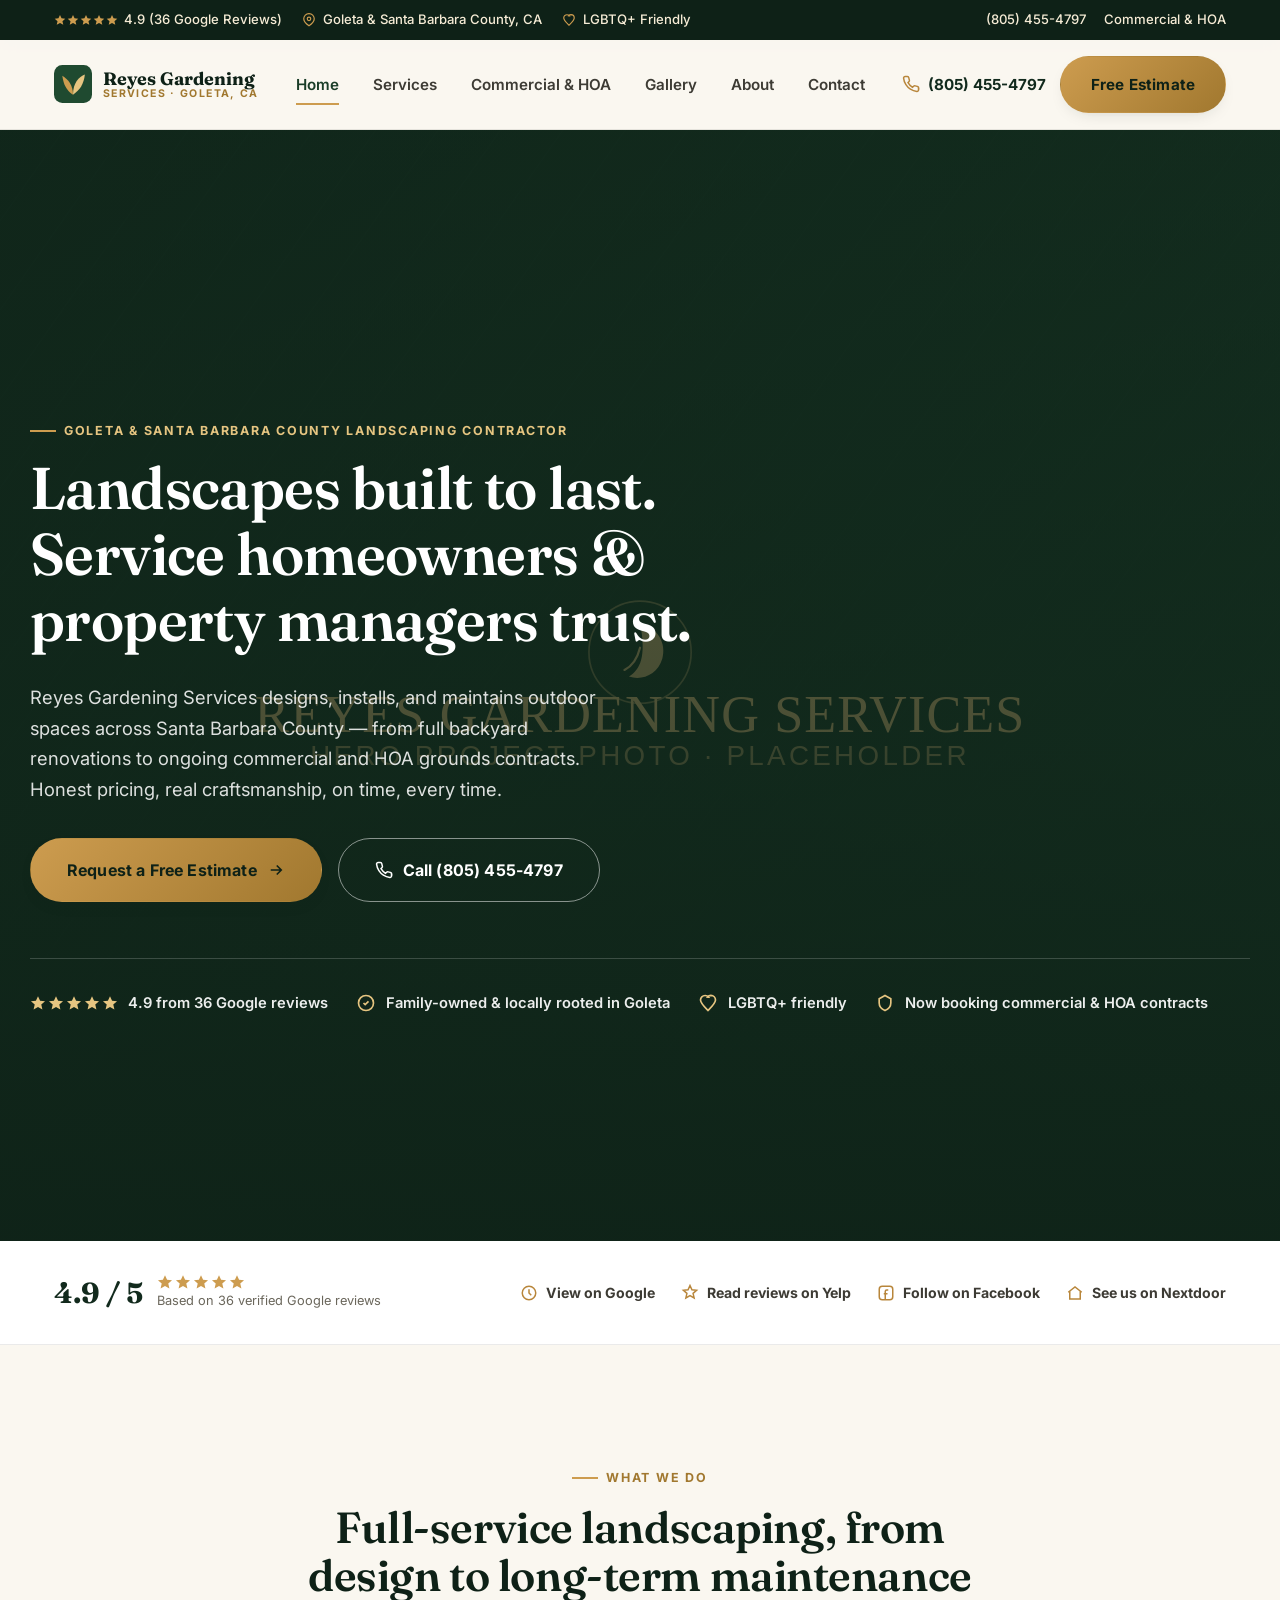
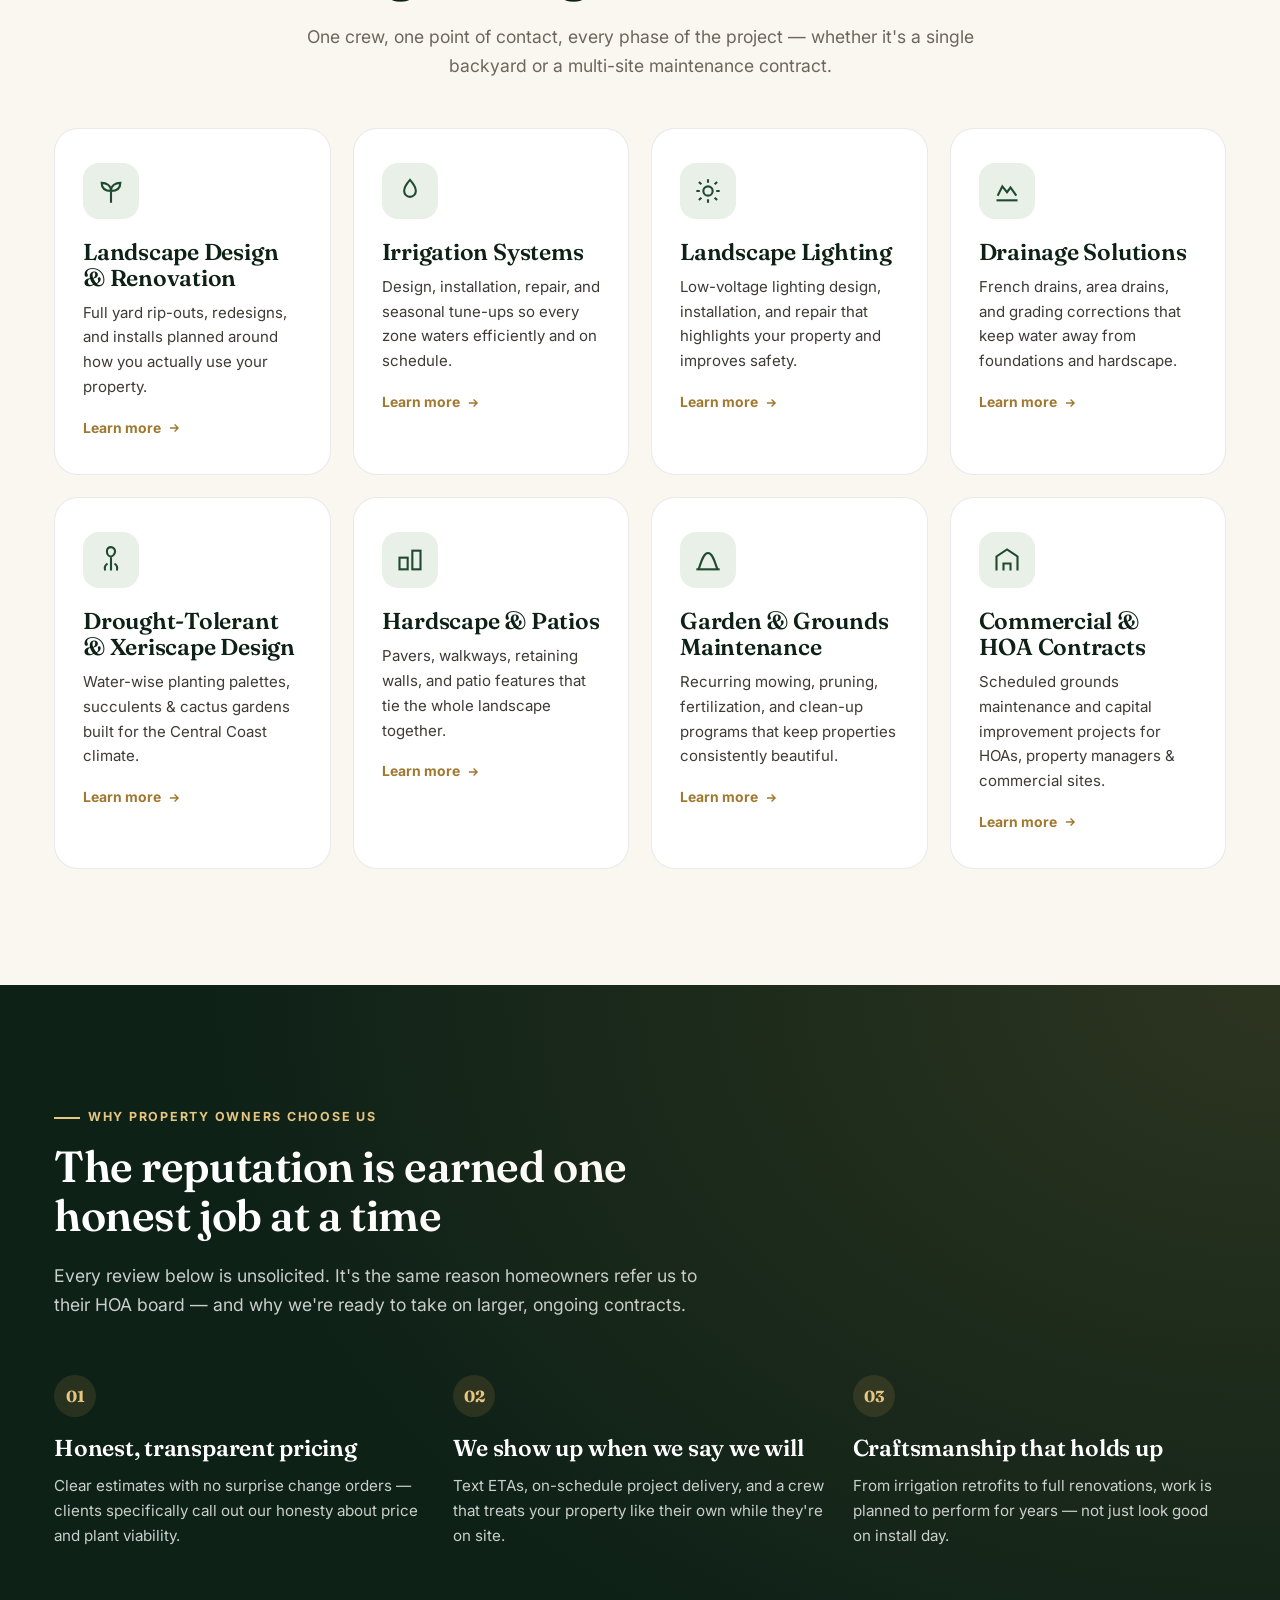
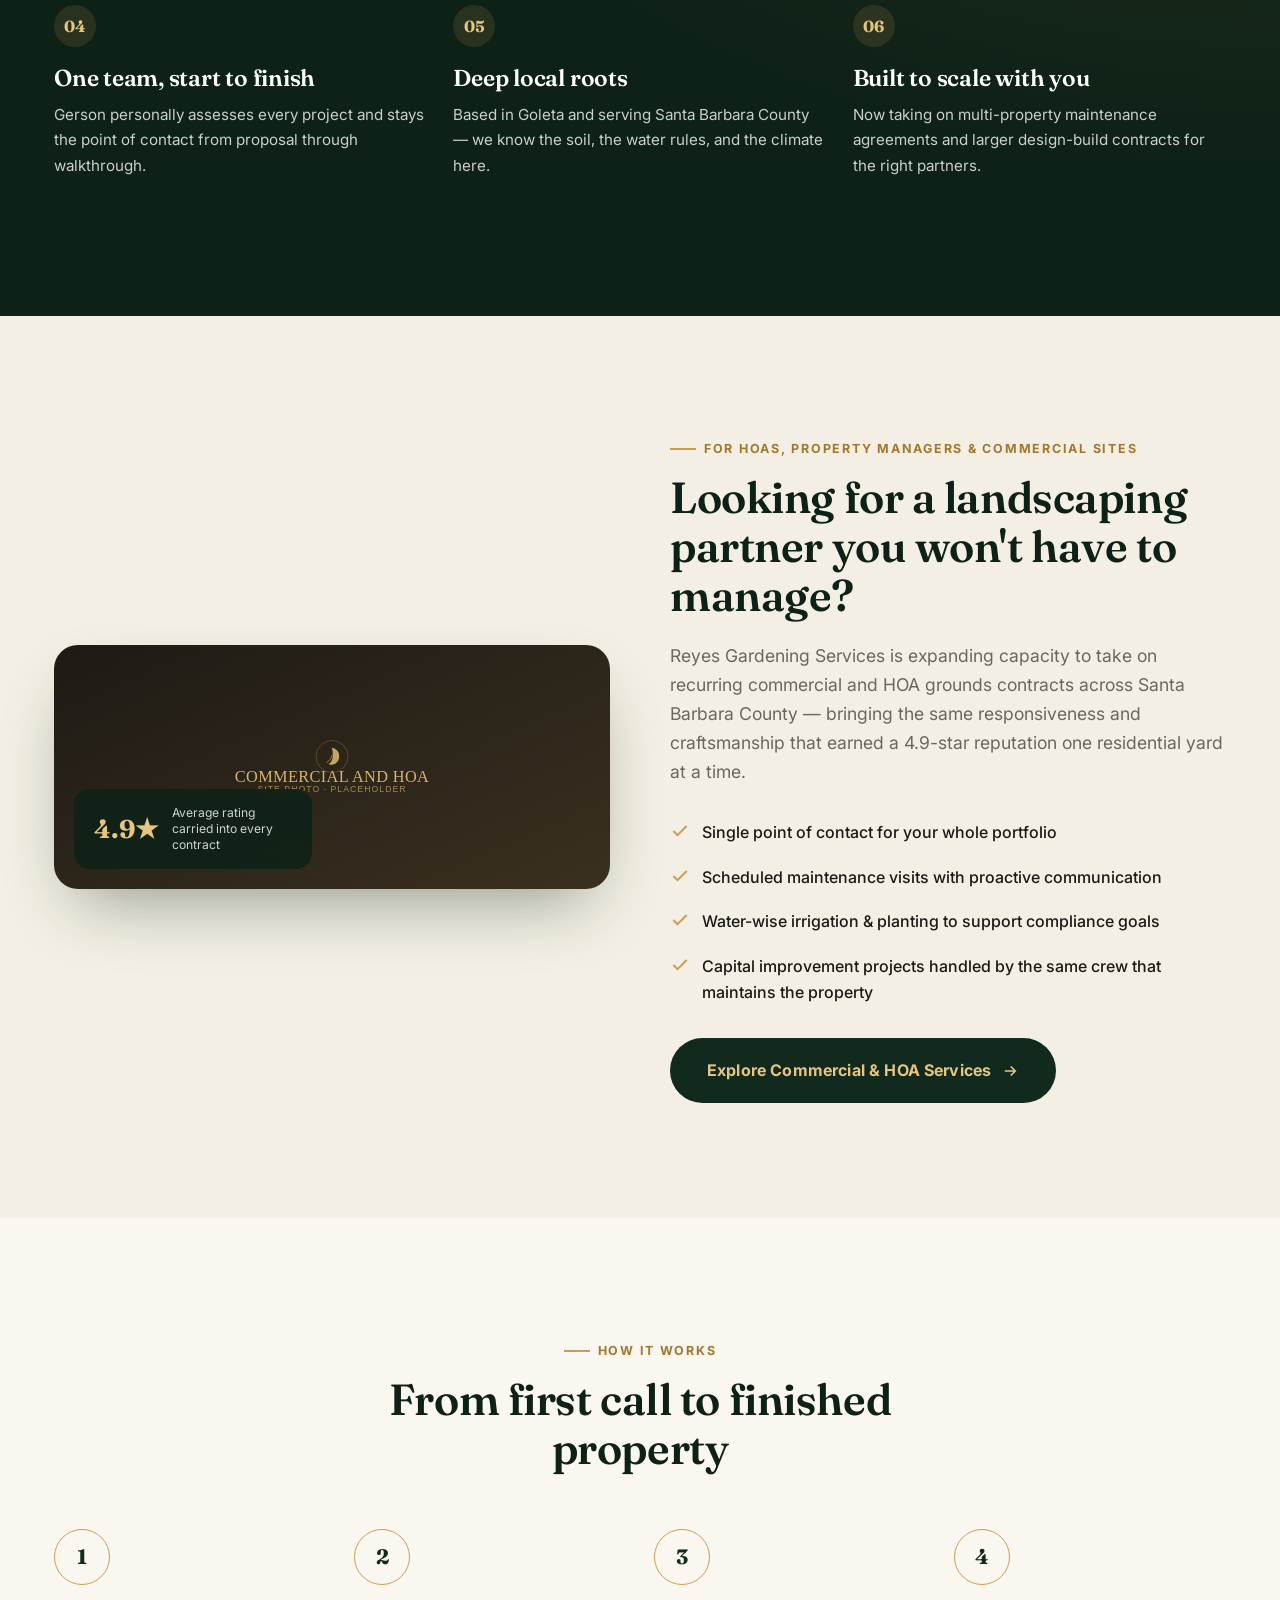
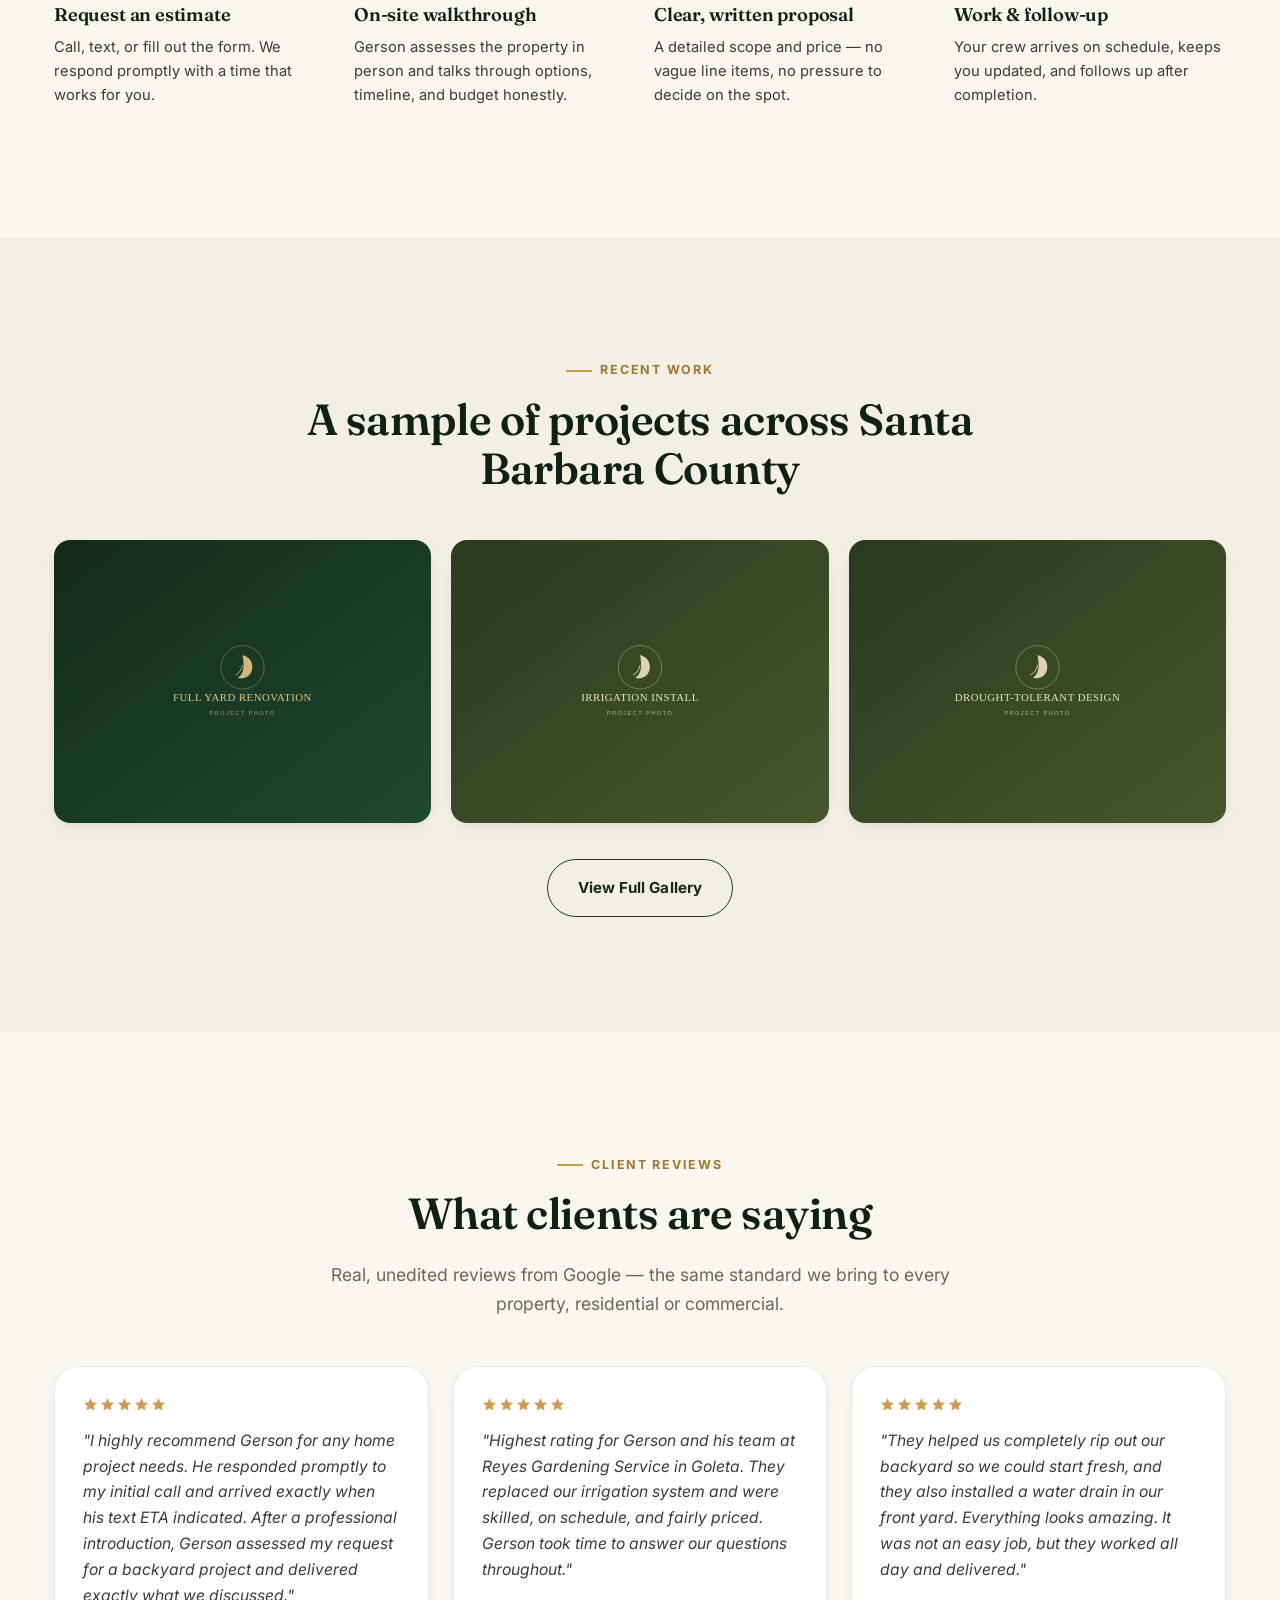
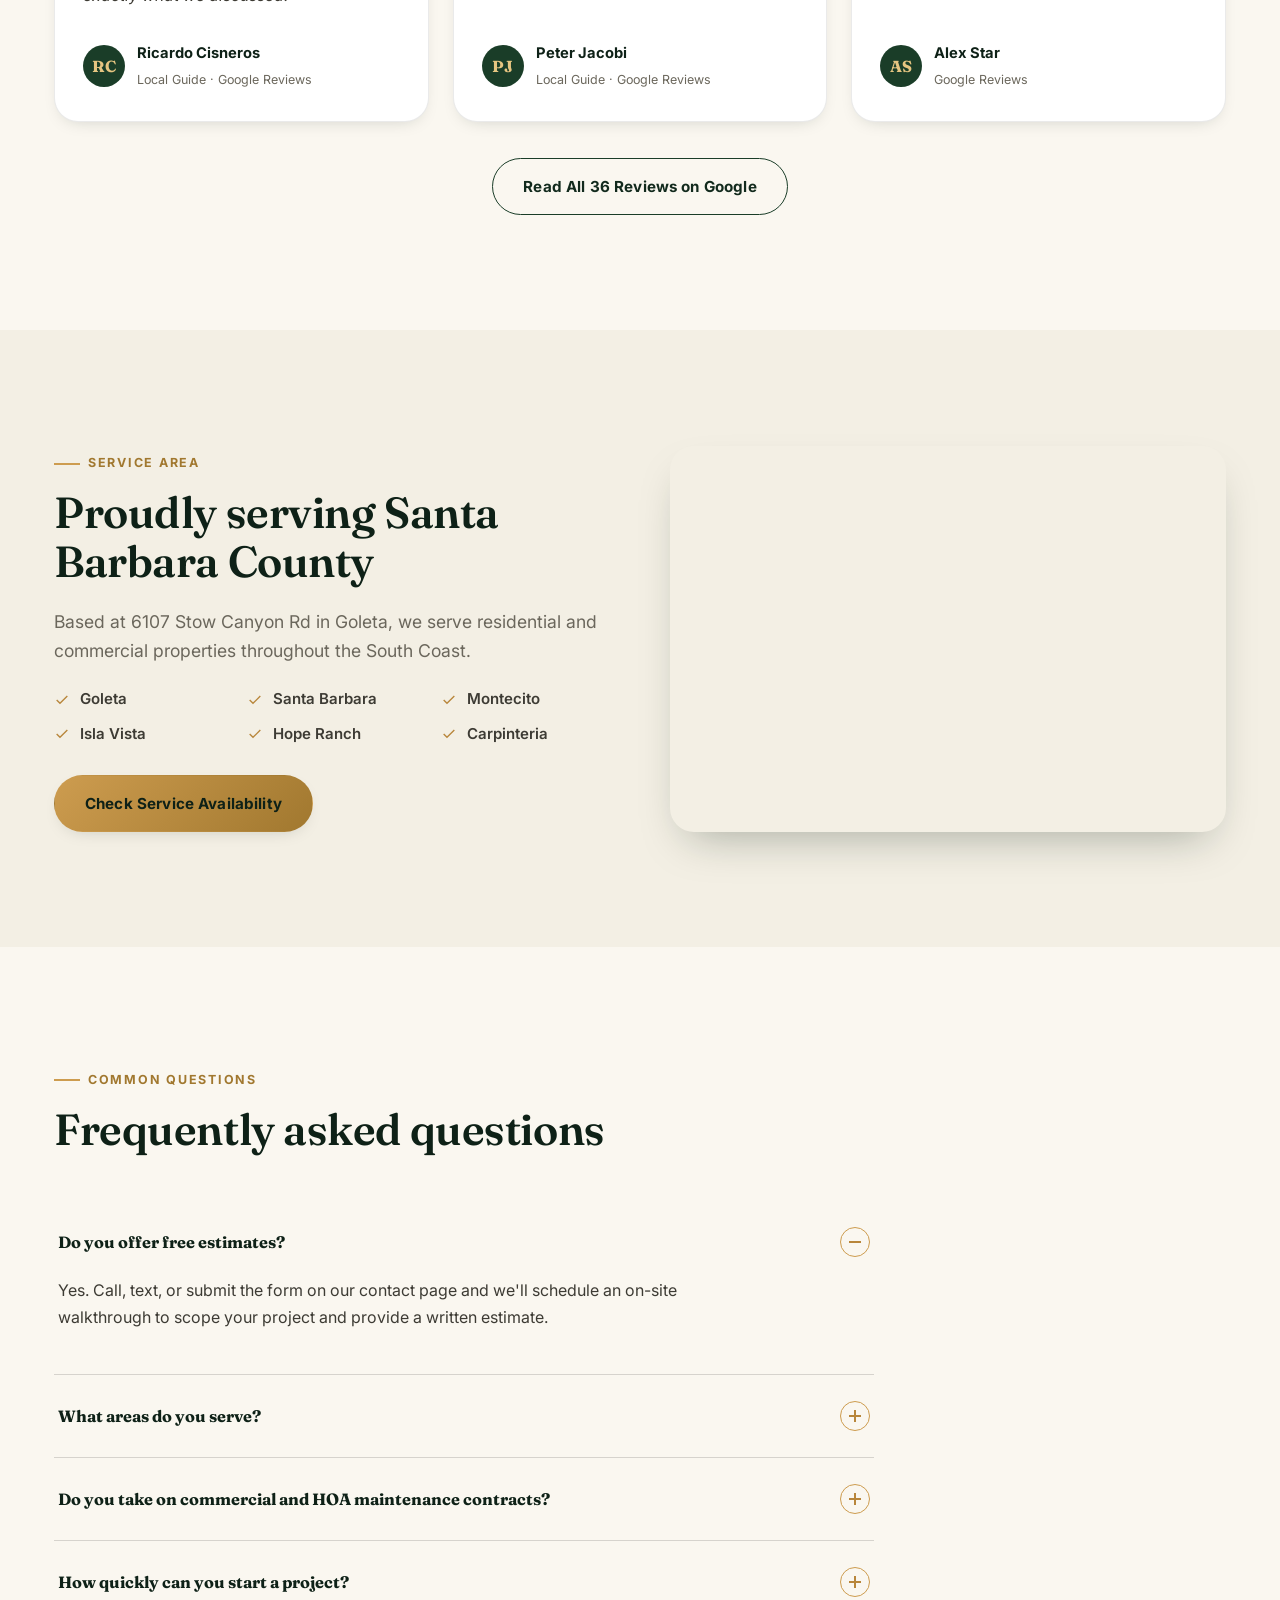
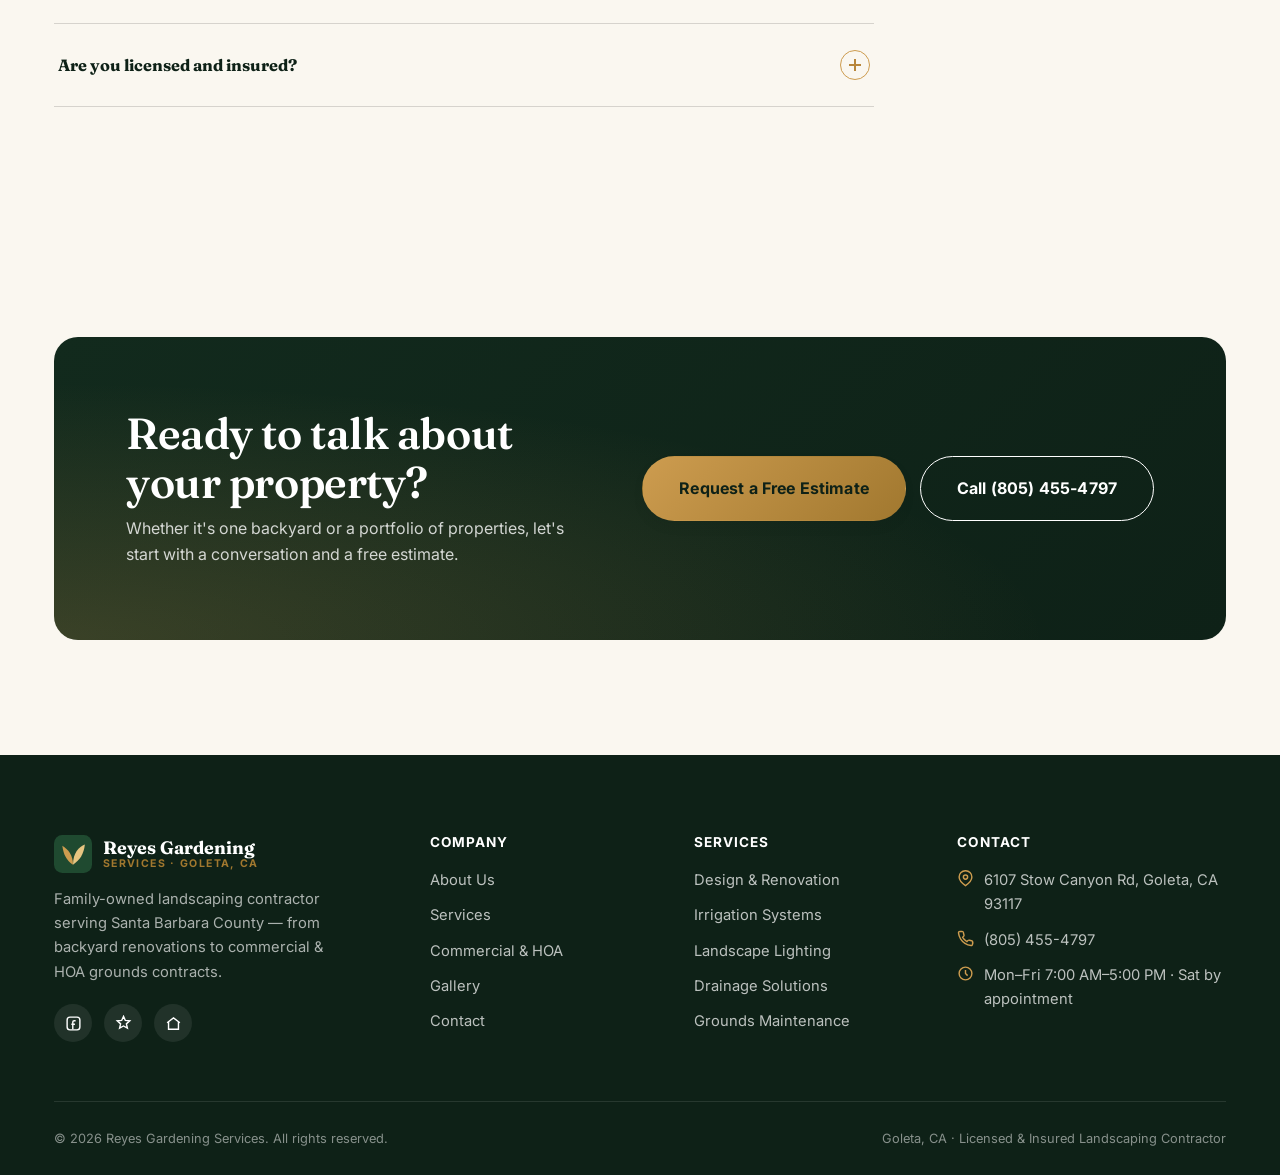
<file: index.html>
<!DOCTYPE html>
<html lang="en">
<head>
<meta charset="UTF-8">
<meta name="viewport" content="width=device-width, initial-scale=1">
<title>Reyes Gardening Services | Landscaping &amp; Design-Build in Goleta &amp; Santa Barbara, CA</title>
<meta name="description" content="Family-owned landscaping contractor in Goleta, CA. Full yard renovations, irrigation, drainage, lighting &amp; drought-tolerant design for homeowners, HOAs &amp; commercial properties. 4.9★ (36 reviews).">
<link rel="canonical" href="https://www.reyesgardeningservices.com/">
<meta property="og:type" content="website">
<meta property="og:title" content="Reyes Gardening Services | Landscaping &amp; Design-Build in Goleta, CA">
<meta property="og:description" content="Full-service landscaping for homes, HOAs &amp; commercial properties across Santa Barbara County. 4.9★ from 36 Google reviews.">
<meta property="og:image" content="assets/img/og-image.svg">
<meta property="og:url" content="https://www.reyesgardeningservices.com/">
<link rel="icon" href="assets/img/favicon.svg" type="image/svg+xml">
<link rel="stylesheet" href="css/style.css">
<script type="application/ld+json">
{
  "@context": "https://schema.org",
  "@type": "HomeAndConstructionBusiness",
  "name": "Reyes Gardening Services",
  "image": "https://www.reyesgardeningservices.com/assets/img/og-image.svg",
  "telephone": "+1-805-455-4797",
  "priceRange": "$$",
  "address": {
    "@type": "PostalAddress",
    "streetAddress": "6107 Stow Canyon Rd",
    "addressLocality": "Goleta",
    "addressRegion": "CA",
    "postalCode": "93117",
    "addressCountry": "US"
  },
  "areaServed": ["Goleta","Santa Barbara","Montecito","Carpinteria","Isla Vista","Hope Ranch","Summerland"],
  "url": "https://www.reyesgardeningservices.com/",
  "sameAs": [
    "https://www.facebook.com/RGardeningsb/",
    "https://www.yelp.com/biz/reyes-gardening-services-goleta",
    "https://nextdoor.com/pages/reyes-gardening-services-1/"
  ],
  "aggregateRating": {
    "@type": "AggregateRating",
    "ratingValue": "4.9",
    "reviewCount": "36"
  }
}
</script>
</head>
<body>

<!-- ================= TOPBAR ================= -->
<div class="topbar">
  <div class="container">
    <div class="topbar-scroll">
      <span class="topbar-item topbar-rating">
        <span class="stars">
          <svg viewBox="0 0 20 20" fill="currentColor"><path d="M10 1.5l2.6 5.7 6.2.6-4.7 4.2 1.4 6.1L10 15l-5.5 3.1 1.4-6.1L1.2 7.8l6.2-.6L10 1.5z"/></svg>
          <svg viewBox="0 0 20 20" fill="currentColor"><path d="M10 1.5l2.6 5.7 6.2.6-4.7 4.2 1.4 6.1L10 15l-5.5 3.1 1.4-6.1L1.2 7.8l6.2-.6L10 1.5z"/></svg>
          <svg viewBox="0 0 20 20" fill="currentColor"><path d="M10 1.5l2.6 5.7 6.2.6-4.7 4.2 1.4 6.1L10 15l-5.5 3.1 1.4-6.1L1.2 7.8l6.2-.6L10 1.5z"/></svg>
          <svg viewBox="0 0 20 20" fill="currentColor"><path d="M10 1.5l2.6 5.7 6.2.6-4.7 4.2 1.4 6.1L10 15l-5.5 3.1 1.4-6.1L1.2 7.8l6.2-.6L10 1.5z"/></svg>
          <svg viewBox="0 0 20 20" fill="currentColor"><path d="M10 1.5l2.6 5.7 6.2.6-4.7 4.2 1.4 6.1L10 15l-5.5 3.1 1.4-6.1L1.2 7.8l6.2-.6L10 1.5z"/></svg>
        </span>
        4.9 (36 Google Reviews)
      </span>
      <span class="topbar-item">
        <svg viewBox="0 0 24 24" fill="none" stroke="currentColor" stroke-width="2"><path d="M21 10c0 6-9 12-9 12s-9-6-9-12a9 9 0 1118 0z"/><circle cx="12" cy="10" r="3"/></svg>
        Goleta &amp; Santa Barbara County, CA
      </span>
      <span class="topbar-item">
        <svg viewBox="0 0 24 24" fill="none" stroke="currentColor" stroke-width="2"><path d="M12 21C7 16 3 12.3 3 8.5 3 5.4 5.4 3 8.5 3c1.7 0 3.2.8 4.2 2.1L12 5.1l-.7-.1c1-1.3 2.5-2.1 4.2-2.1C18.6 3 21 5.4 21 8.5 21 12.3 17 16 12 21z"/></svg>
        LGBTQ+ Friendly
      </span>
    </div>
    <div class="topbar-links">
      <a href="tel:+18054554797">(805) 455-4797</a>
      <a href="commercial.html">Commercial &amp; HOA</a>
    </div>
  </div>
</div>

<!-- ================= HEADER ================= -->
<header class="site-header">
  <div class="container">
    <a href="index.html" class="brand">
      <svg class="brand-mark" viewBox="0 0 64 64"><rect width="64" height="64" rx="14" fill="#1f4a30"/><path d="M32 50 C32 34 24 24 14 18 C16 32 20 42 32 50 Z" fill="#cd9c4f"/><path d="M32 50 C32 30 42 20 52 16 C50 32 44 42 32 50 Z" fill="#e6c581"/></svg>
      <span class="brand-text">
        <span class="brand-name">Reyes Gardening</span>
        <span class="brand-tag">Services · Goleta, CA</span>
      </span>
    </a>

    <nav class="main-nav" id="main-nav">
      <a href="index.html" aria-current="page">Home</a>
      <a href="services.html">Services</a>
      <a href="commercial.html">Commercial &amp; HOA</a>
      <a href="gallery.html">Gallery</a>
      <a href="about.html">About</a>
      <a href="contact.html">Contact</a>
      <a href="contact.html" class="btn btn-primary nav-cta">Get Free Estimate</a>
    </nav>

    <div class="header-actions">
      <a href="tel:+18054554797" class="header-phone">
        <svg viewBox="0 0 24 24" fill="none" stroke="currentColor" stroke-width="2"><path d="M22 16.9v3a2 2 0 01-2.2 2 19.8 19.8 0 01-8.6-3.1 19.5 19.5 0 01-6-6 19.8 19.8 0 01-3.1-8.7A2 2 0 014.1 2h3a2 2 0 012 1.7c.1 1 .3 2 .7 3a2 2 0 01-.4 2.1L8 10.3a16 16 0 006 6l1.5-1.4a2 2 0 012.1-.4c1 .4 2 .6 3 .7a2 2 0 011.7 2z"/></svg>
        <span>(805) 455-4797</span>
      </a>
      <a href="contact.html" class="btn btn-primary" style="display:inline-flex">
        <span class="visually-hidden">Get</span>Free Estimate
      </a>
      <button class="nav-toggle" aria-label="Toggle menu" aria-expanded="false" aria-controls="main-nav">
        <svg class="icon-open" viewBox="0 0 24 24" fill="none" stroke="currentColor" stroke-width="2"><path d="M4 7h16M4 12h16M4 17h16"/></svg>
        <svg class="icon-close" viewBox="0 0 24 24" fill="none" stroke="currentColor" stroke-width="2"><path d="M6 6l12 12M18 6L6 18"/></svg>
      </button>
    </div>
  </div>
</header>

<!-- ================= HERO ================= -->
<section class="hero">
  <div class="hero-media">
    <img src="assets/img/hero-home.svg" alt="Landscaped backyard by Reyes Gardening Services in Goleta, CA">
  </div>
  <div class="container hero-inner">
    <p class="eyebrow" style="color:var(--gold-300)">Goleta &amp; Santa Barbara County Landscaping Contractor</p>
    <h1>Landscapes built to last. Service homeowners &amp; property managers trust.</h1>
    <p class="lede">Reyes Gardening Services designs, installs, and maintains outdoor spaces across Santa Barbara County — from full backyard renovations to ongoing commercial and HOA grounds contracts. Honest pricing, real craftsmanship, on time, every time.</p>
    <div class="hero-actions">
      <a href="contact.html" class="btn btn-primary btn-lg">
        Request a Free Estimate
        <svg viewBox="0 0 24 24" fill="none" stroke="currentColor" stroke-width="2.2"><path d="M5 12h14M13 6l6 6-6 6"/></svg>
      </a>
      <a href="tel:+18054554797" class="btn btn-outline btn-lg">
        <svg viewBox="0 0 24 24" fill="none" stroke="currentColor" stroke-width="2"><path d="M22 16.9v3a2 2 0 01-2.2 2 19.8 19.8 0 01-8.6-3.1 19.5 19.5 0 01-6-6 19.8 19.8 0 01-3.1-8.7A2 2 0 014.1 2h3a2 2 0 012 1.7c.1 1 .3 2 .7 3a2 2 0 01-.4 2.1L8 10.3a16 16 0 006 6l1.5-1.4a2 2 0 012.1-.4c1 .4 2 .6 3 .7a2 2 0 011.7 2z"/></svg>
        Call (805) 455-4797
      </a>
    </div>

    <div class="trust-row">
      <div class="trust-item">
        <div class="trust-stars">
          <svg viewBox="0 0 20 20" fill="currentColor"><path d="M10 1.5l2.6 5.7 6.2.6-4.7 4.2 1.4 6.1L10 15l-5.5 3.1 1.4-6.1L1.2 7.8l6.2-.6L10 1.5z"/></svg>
          <svg viewBox="0 0 20 20" fill="currentColor"><path d="M10 1.5l2.6 5.7 6.2.6-4.7 4.2 1.4 6.1L10 15l-5.5 3.1 1.4-6.1L1.2 7.8l6.2-.6L10 1.5z"/></svg>
          <svg viewBox="0 0 20 20" fill="currentColor"><path d="M10 1.5l2.6 5.7 6.2.6-4.7 4.2 1.4 6.1L10 15l-5.5 3.1 1.4-6.1L1.2 7.8l6.2-.6L10 1.5z"/></svg>
          <svg viewBox="0 0 20 20" fill="currentColor"><path d="M10 1.5l2.6 5.7 6.2.6-4.7 4.2 1.4 6.1L10 15l-5.5 3.1 1.4-6.1L1.2 7.8l6.2-.6L10 1.5z"/></svg>
          <svg viewBox="0 0 20 20" fill="currentColor"><path d="M10 1.5l2.6 5.7 6.2.6-4.7 4.2 1.4 6.1L10 15l-5.5 3.1 1.4-6.1L1.2 7.8l6.2-.6L10 1.5z"/></svg>
        </div>
        4.9 from 36 Google reviews
      </div>
      <div class="trust-item">
        <svg viewBox="0 0 24 24" fill="none" stroke="currentColor" stroke-width="2"><path d="M9 12l2 2 4-4M21 12c0 4.97-4.03 9-9 9s-9-4.03-9-9 4.03-9 9-9 9 4.03 9 9z"/></svg>
        Family-owned &amp; locally rooted in Goleta
      </div>
      <div class="trust-item">
        <svg viewBox="0 0 24 24" fill="none" stroke="currentColor" stroke-width="2"><path d="M12 21C7 16 3 12.3 3 8.5 3 5.4 5.4 3 8.5 3c1.7 0 3.2.8 4.2 2.1L12 5.1l-.7-.1c1-1.3 2.5-2.1 4.2-2.1C18.6 3 21 5.4 21 8.5 21 12.3 17 16 12 21z"/></svg>
        LGBTQ+ friendly
      </div>
      <div class="trust-item">
        <svg viewBox="0 0 24 24" fill="none" stroke="currentColor" stroke-width="2"><path d="M12 3l7 4v5c0 5-3.5 7.5-7 9-3.5-1.5-7-4-7-9V7l7-4z"/></svg>
        Now booking commercial &amp; HOA contracts
      </div>
    </div>
  </div>
</section>

<!-- ================= PROOF STRIP ================= -->
<div class="proof-strip">
  <div class="container">
    <div class="proof-rating">
      <span class="num">4.9 / 5</span>
      <div>
        <span class="stars">
          <svg viewBox="0 0 20 20" fill="currentColor"><path d="M10 1.5l2.6 5.7 6.2.6-4.7 4.2 1.4 6.1L10 15l-5.5 3.1 1.4-6.1L1.2 7.8l6.2-.6L10 1.5z"/></svg>
          <svg viewBox="0 0 20 20" fill="currentColor"><path d="M10 1.5l2.6 5.7 6.2.6-4.7 4.2 1.4 6.1L10 15l-5.5 3.1 1.4-6.1L1.2 7.8l6.2-.6L10 1.5z"/></svg>
          <svg viewBox="0 0 20 20" fill="currentColor"><path d="M10 1.5l2.6 5.7 6.2.6-4.7 4.2 1.4 6.1L10 15l-5.5 3.1 1.4-6.1L1.2 7.8l6.2-.6L10 1.5z"/></svg>
          <svg viewBox="0 0 20 20" fill="currentColor"><path d="M10 1.5l2.6 5.7 6.2.6-4.7 4.2 1.4 6.1L10 15l-5.5 3.1 1.4-6.1L1.2 7.8l6.2-.6L10 1.5z"/></svg>
          <svg viewBox="0 0 20 20" fill="currentColor"><path d="M10 1.5l2.6 5.7 6.2.6-4.7 4.2 1.4 6.1L10 15l-5.5 3.1 1.4-6.1L1.2 7.8l6.2-.6L10 1.5z"/></svg>
        </span>
        <small>Based on 36 verified Google reviews</small>
      </div>
    </div>
    <div class="proof-links">
      <a href="https://www.google.com/maps/search/?api=1&amp;query=Reyes+Gardening+Services+6107+Stow+Canyon+Rd+Goleta+CA" target="_blank" rel="noopener">
        <svg viewBox="0 0 24 24" fill="none" stroke="currentColor" stroke-width="2"><circle cx="12" cy="12" r="9"/><path d="M12 7v5l3 3"/></svg>
        View on Google
      </a>
      <a href="https://www.yelp.com/biz/reyes-gardening-services-goleta" target="_blank" rel="noopener">
        <svg viewBox="0 0 24 24" fill="none" stroke="currentColor" stroke-width="2"><path d="M12 2l2.6 5.7 6.2.6-4.7 4.2 1.4 6.1L12 15.5l-5.5 3.1 1.4-6.1-4.7-4.2 6.2-.6L12 2z"/></svg>
        Read reviews on Yelp
      </a>
      <a href="https://www.facebook.com/RGardeningsb/" target="_blank" rel="noopener">
        <svg viewBox="0 0 24 24" fill="none" stroke="currentColor" stroke-width="2"><rect x="3" y="3" width="18" height="18" rx="4"/><path d="M15 8h-2a2 2 0 00-2 2v10M9 13h5"/></svg>
        Follow on Facebook
      </a>
      <a href="https://nextdoor.com/pages/reyes-gardening-services-1/" target="_blank" rel="noopener">
        <svg viewBox="0 0 24 24" fill="none" stroke="currentColor" stroke-width="2"><path d="M3 11l9-7 9 7M5 10v10h14V10"/></svg>
        See us on Nextdoor
      </a>
    </div>
  </div>
</div>

<!-- ================= SERVICES OVERVIEW ================= -->
<section id="services">
  <div class="container">
    <div class="section-head center">
      <p class="eyebrow">What We Do</p>
      <h2>Full-service landscaping, from design to long-term maintenance</h2>
      <p class="lede">One crew, one point of contact, every phase of the project — whether it's a single backyard or a multi-site maintenance contract.</p>
    </div>

    <div class="services-grid reveal-stagger">
      <div class="service-card">
        <div class="service-icon">
          <svg viewBox="0 0 24 24" fill="none" stroke="currentColor" stroke-width="1.8"><path d="M12 22V12M12 12C12 7 8 5 4 5c0 5 3 7 8 7zM12 12c0-5 4-7 8-7 0 5-3 7-8 7z"/></svg>
        </div>
        <h3>Landscape Design &amp; Renovation</h3>
        <p>Full yard rip-outs, redesigns, and installs planned around how you actually use your property.</p>
        <a href="services.html#design" class="card-link">Learn more <svg viewBox="0 0 24 24" fill="none" stroke="currentColor" stroke-width="2.4"><path d="M5 12h14M13 6l6 6-6 6"/></svg></a>
      </div>
      <div class="service-card">
        <div class="service-icon">
          <svg viewBox="0 0 24 24" fill="none" stroke="currentColor" stroke-width="1.8"><path d="M12 2.5s5 5.6 5 9.5a5 5 0 01-10 0c0-3.9 5-9.5 5-9.5z"/></svg>
        </div>
        <h3>Irrigation Systems</h3>
        <p>Design, installation, repair, and seasonal tune-ups so every zone waters efficiently and on schedule.</p>
        <a href="services.html#irrigation" class="card-link">Learn more <svg viewBox="0 0 24 24" fill="none" stroke="currentColor" stroke-width="2.4"><path d="M5 12h14M13 6l6 6-6 6"/></svg></a>
      </div>
      <div class="service-card">
        <div class="service-icon">
          <svg viewBox="0 0 24 24" fill="none" stroke="currentColor" stroke-width="1.8"><path d="M12 2v3M12 19v3M4.2 4.2l2.1 2.1M17.7 17.7l2.1 2.1M2 12h3M19 12h3M4.2 19.8l2.1-2.1M17.7 6.3l2.1-2.1"/><circle cx="12" cy="12" r="4"/></svg>
        </div>
        <h3>Landscape Lighting</h3>
        <p>Low-voltage lighting design, installation, and repair that highlights your property and improves safety.</p>
        <a href="services.html#lighting" class="card-link">Learn more <svg viewBox="0 0 24 24" fill="none" stroke="currentColor" stroke-width="2.4"><path d="M5 12h14M13 6l6 6-6 6"/></svg></a>
      </div>
      <div class="service-card">
        <div class="service-icon">
          <svg viewBox="0 0 24 24" fill="none" stroke="currentColor" stroke-width="1.8"><path d="M4 16l4-8 4 5 3-4 5 7"/><path d="M3 20h18"/></svg>
        </div>
        <h3>Drainage Solutions</h3>
        <p>French drains, area drains, and grading corrections that keep water away from foundations and hardscape.</p>
        <a href="services.html#drainage" class="card-link">Learn more <svg viewBox="0 0 24 24" fill="none" stroke="currentColor" stroke-width="2.4"><path d="M5 12h14M13 6l6 6-6 6"/></svg></a>
      </div>
      <div class="service-card">
        <div class="service-icon">
          <svg viewBox="0 0 24 24" fill="none" stroke="currentColor" stroke-width="1.8"><path d="M12 21V9M12 9c-2 0-3.5-2-3.5-4.5S10 1 12 1s3.5 2 3.5 3.5S14 9 12 9zM7 21c-1-3 .5-5 2-6M17 21c1-3-.5-5-2-6"/></svg>
        </div>
        <h3>Drought-Tolerant &amp; Xeriscape Design</h3>
        <p>Water-wise planting palettes, succulents &amp; cactus gardens built for the Central Coast climate.</p>
        <a href="services.html#xeriscape" class="card-link">Learn more <svg viewBox="0 0 24 24" fill="none" stroke="currentColor" stroke-width="2.4"><path d="M5 12h14M13 6l6 6-6 6"/></svg></a>
      </div>
      <div class="service-card">
        <div class="service-icon">
          <svg viewBox="0 0 24 24" fill="none" stroke="currentColor" stroke-width="1.8"><rect x="3" y="10" width="7" height="10"/><rect x="14" y="4" width="7" height="16"/></svg>
        </div>
        <h3>Hardscape &amp; Patios</h3>
        <p>Pavers, walkways, retaining walls, and patio features that tie the whole landscape together.</p>
        <a href="services.html#hardscape" class="card-link">Learn more <svg viewBox="0 0 24 24" fill="none" stroke="currentColor" stroke-width="2.4"><path d="M5 12h14M13 6l6 6-6 6"/></svg></a>
      </div>
      <div class="service-card">
        <div class="service-icon">
          <svg viewBox="0 0 24 24" fill="none" stroke="currentColor" stroke-width="1.8"><path d="M4 20c2-6 4-14 8-14s6 8 8 14"/><path d="M2 20h20"/></svg>
        </div>
        <h3>Garden &amp; Grounds Maintenance</h3>
        <p>Recurring mowing, pruning, fertilization, and clean-up programs that keep properties consistently beautiful.</p>
        <a href="services.html#maintenance" class="card-link">Learn more <svg viewBox="0 0 24 24" fill="none" stroke="currentColor" stroke-width="2.4"><path d="M5 12h14M13 6l6 6-6 6"/></svg></a>
      </div>
      <div class="service-card">
        <div class="service-icon">
          <svg viewBox="0 0 24 24" fill="none" stroke="currentColor" stroke-width="1.8"><path d="M3 21V9l9-6 9 6v12"/><path d="M9 21v-6h6v6"/></svg>
        </div>
        <h3>Commercial &amp; HOA Contracts</h3>
        <p>Scheduled grounds maintenance and capital improvement projects for HOAs, property managers &amp; commercial sites.</p>
        <a href="commercial.html" class="card-link">Learn more <svg viewBox="0 0 24 24" fill="none" stroke="currentColor" stroke-width="2.4"><path d="M5 12h14M13 6l6 6-6 6"/></svg></a>
      </div>
    </div>
  </div>
</section>

<!-- ================= WHY US (DARK) ================= -->
<section class="section-dark">
  <div class="container">
    <div class="section-head">
      <p class="eyebrow">Why Property Owners Choose Us</p>
      <h2>The reputation is earned one honest job at a time</h2>
      <p class="lede">Every review below is unsolicited. It's the same reason homeowners refer us to their HOA board — and why we're ready to take on larger, ongoing contracts.</p>
    </div>
    <div class="value-grid reveal-stagger">
      <div class="value-card">
        <div class="value-num">01</div>
        <h3>Honest, transparent pricing</h3>
        <p>Clear estimates with no surprise change orders — clients specifically call out our honesty about price and plant viability.</p>
      </div>
      <div class="value-card">
        <div class="value-num">02</div>
        <h3>We show up when we say we will</h3>
        <p>Text ETAs, on-schedule project delivery, and a crew that treats your property like their own while they're on site.</p>
      </div>
      <div class="value-card">
        <div class="value-num">03</div>
        <h3>Craftsmanship that holds up</h3>
        <p>From irrigation retrofits to full renovations, work is planned to perform for years — not just look good on install day.</p>
      </div>
      <div class="value-card">
        <div class="value-num">04</div>
        <h3>One team, start to finish</h3>
        <p>Gerson personally assesses every project and stays the point of contact from proposal through walkthrough.</p>
      </div>
      <div class="value-card">
        <div class="value-num">05</div>
        <h3>Deep local roots</h3>
        <p>Based in Goleta and serving Santa Barbara County — we know the soil, the water rules, and the climate here.</p>
      </div>
      <div class="value-card">
        <div class="value-num">06</div>
        <h3>Built to scale with you</h3>
        <p>Now taking on multi-property maintenance agreements and larger design-build contracts for the right partners.</p>
      </div>
    </div>
  </div>
</section>

<!-- ================= COMMERCIAL CALLOUT ================= -->
<section class="bg-paper">
  <div class="container">
    <div class="split">
      <div class="split-media reveal">
        <img src="assets/img/hero-commercial.svg" alt="Commercial property landscaping maintenance">
        <div class="stat-chip">
          <span class="n">4.9★</span>
          <span class="l">Average rating carried into every contract</span>
        </div>
      </div>
      <div class="reveal">
        <p class="eyebrow">For HOAs, Property Managers &amp; Commercial Sites</p>
        <h2>Looking for a landscaping partner you won't have to manage?</h2>
        <p class="lede">Reyes Gardening Services is expanding capacity to take on recurring commercial and HOA grounds contracts across Santa Barbara County — bringing the same responsiveness and craftsmanship that earned a 4.9-star reputation one residential yard at a time.</p>
        <ul class="check-list">
          <li>
            <svg viewBox="0 0 24 24" fill="none" stroke="currentColor" stroke-width="2.4"><path d="M20 6L9 17l-5-5"/></svg>
            Single point of contact for your whole portfolio
          </li>
          <li>
            <svg viewBox="0 0 24 24" fill="none" stroke="currentColor" stroke-width="2.4"><path d="M20 6L9 17l-5-5"/></svg>
            Scheduled maintenance visits with proactive communication
          </li>
          <li>
            <svg viewBox="0 0 24 24" fill="none" stroke="currentColor" stroke-width="2.4"><path d="M20 6L9 17l-5-5"/></svg>
            Water-wise irrigation &amp; planting to support compliance goals
          </li>
          <li>
            <svg viewBox="0 0 24 24" fill="none" stroke="currentColor" stroke-width="2.4"><path d="M20 6L9 17l-5-5"/></svg>
            Capital improvement projects handled by the same crew that maintains the property
          </li>
        </ul>
        <a href="commercial.html" class="btn btn-dark btn-lg">
          Explore Commercial &amp; HOA Services
          <svg viewBox="0 0 24 24" fill="none" stroke="currentColor" stroke-width="2.2"><path d="M5 12h14M13 6l6 6-6 6"/></svg>
        </a>
      </div>
    </div>
  </div>
</section>

<!-- ================= PROCESS ================= -->
<section>
  <div class="container">
    <div class="section-head center">
      <p class="eyebrow">How It Works</p>
      <h2>From first call to finished property</h2>
    </div>
    <div class="process-grid reveal-stagger">
      <div class="process-step">
        <div class="process-num">1</div>
        <h3>Request an estimate</h3>
        <p>Call, text, or fill out the form. We respond promptly with a time that works for you.</p>
      </div>
      <div class="process-step">
        <div class="process-num">2</div>
        <h3>On-site walkthrough</h3>
        <p>Gerson assesses the property in person and talks through options, timeline, and budget honestly.</p>
      </div>
      <div class="process-step">
        <div class="process-num">3</div>
        <h3>Clear, written proposal</h3>
        <p>A detailed scope and price — no vague line items, no pressure to decide on the spot.</p>
      </div>
      <div class="process-step">
        <div class="process-num">4</div>
        <h3>Work &amp; follow-up</h3>
        <p>Your crew arrives on schedule, keeps you updated, and follows up after completion.</p>
      </div>
    </div>
  </div>
</section>

<!-- ================= GALLERY PREVIEW ================= -->
<section class="bg-paper">
  <div class="container">
    <div class="section-head center">
      <p class="eyebrow">Recent Work</p>
      <h2>A sample of projects across Santa Barbara County</h2>
    </div>
    <div class="gallery-grid reveal-stagger">
      <div class="gallery-item">
        <img src="assets/img/gallery-01.svg" alt="Full backyard renovation project">
        <div class="gallery-caption"><span>Renovation</span><strong>Full Backyard Rebuild</strong></div>
      </div>
      <div class="gallery-item">
        <img src="assets/img/gallery-02.svg" alt="Irrigation system installation project">
        <div class="gallery-caption"><span>Irrigation</span><strong>Full System Replacement</strong></div>
      </div>
      <div class="gallery-item">
        <img src="assets/img/gallery-05.svg" alt="Drought-tolerant xeriscape planting project">
        <div class="gallery-caption"><span>Xeriscape</span><strong>Cactus &amp; Succulent Garden</strong></div>
      </div>
    </div>
    <div class="text-center" style="margin-top:36px;">
      <a href="gallery.html" class="btn btn-outline-dark">View Full Gallery</a>
    </div>
  </div>
</section>

<!-- ================= TESTIMONIALS ================= -->
<section id="reviews">
  <div class="container">
    <div class="section-head center">
      <p class="eyebrow">Client Reviews</p>
      <h2>What clients are saying</h2>
      <p class="lede">Real, unedited reviews from Google — the same standard we bring to every property, residential or commercial.</p>
    </div>
    <div class="testimonial-grid reveal-stagger">
      <div class="testimonial-card">
        <div class="testimonial-stars">
          <svg viewBox="0 0 20 20" fill="currentColor"><path d="M10 1.5l2.6 5.7 6.2.6-4.7 4.2 1.4 6.1L10 15l-5.5 3.1 1.4-6.1L1.2 7.8l6.2-.6L10 1.5z"/></svg><svg viewBox="0 0 20 20" fill="currentColor"><path d="M10 1.5l2.6 5.7 6.2.6-4.7 4.2 1.4 6.1L10 15l-5.5 3.1 1.4-6.1L1.2 7.8l6.2-.6L10 1.5z"/></svg><svg viewBox="0 0 20 20" fill="currentColor"><path d="M10 1.5l2.6 5.7 6.2.6-4.7 4.2 1.4 6.1L10 15l-5.5 3.1 1.4-6.1L1.2 7.8l6.2-.6L10 1.5z"/></svg><svg viewBox="0 0 20 20" fill="currentColor"><path d="M10 1.5l2.6 5.7 6.2.6-4.7 4.2 1.4 6.1L10 15l-5.5 3.1 1.4-6.1L1.2 7.8l6.2-.6L10 1.5z"/></svg><svg viewBox="0 0 20 20" fill="currentColor"><path d="M10 1.5l2.6 5.7 6.2.6-4.7 4.2 1.4 6.1L10 15l-5.5 3.1 1.4-6.1L1.2 7.8l6.2-.6L10 1.5z"/></svg>
        </div>
        <p>"I highly recommend Gerson for any home project needs. He responded promptly to my initial call and arrived exactly when his text ETA indicated. After a professional introduction, Gerson assessed my request for a backyard project and delivered exactly what we discussed."</p>
        <div class="testimonial-person">
          <div class="avatar-badge">RC</div>
          <div><strong>Ricardo Cisneros</strong><span>Local Guide · Google Reviews</span></div>
        </div>
      </div>
      <div class="testimonial-card">
        <div class="testimonial-stars">
          <svg viewBox="0 0 20 20" fill="currentColor"><path d="M10 1.5l2.6 5.7 6.2.6-4.7 4.2 1.4 6.1L10 15l-5.5 3.1 1.4-6.1L1.2 7.8l6.2-.6L10 1.5z"/></svg><svg viewBox="0 0 20 20" fill="currentColor"><path d="M10 1.5l2.6 5.7 6.2.6-4.7 4.2 1.4 6.1L10 15l-5.5 3.1 1.4-6.1L1.2 7.8l6.2-.6L10 1.5z"/></svg><svg viewBox="0 0 20 20" fill="currentColor"><path d="M10 1.5l2.6 5.7 6.2.6-4.7 4.2 1.4 6.1L10 15l-5.5 3.1 1.4-6.1L1.2 7.8l6.2-.6L10 1.5z"/></svg><svg viewBox="0 0 20 20" fill="currentColor"><path d="M10 1.5l2.6 5.7 6.2.6-4.7 4.2 1.4 6.1L10 15l-5.5 3.1 1.4-6.1L1.2 7.8l6.2-.6L10 1.5z"/></svg><svg viewBox="0 0 20 20" fill="currentColor"><path d="M10 1.5l2.6 5.7 6.2.6-4.7 4.2 1.4 6.1L10 15l-5.5 3.1 1.4-6.1L1.2 7.8l6.2-.6L10 1.5z"/></svg>
        </div>
        <p>"Highest rating for Gerson and his team at Reyes Gardening Service in Goleta. They replaced our irrigation system and were skilled, on schedule, and fairly priced. Gerson took time to answer our questions throughout."</p>
        <div class="testimonial-person">
          <div class="avatar-badge">PJ</div>
          <div><strong>Peter Jacobi</strong><span>Local Guide · Google Reviews</span></div>
        </div>
      </div>
      <div class="testimonial-card">
        <div class="testimonial-stars">
          <svg viewBox="0 0 20 20" fill="currentColor"><path d="M10 1.5l2.6 5.7 6.2.6-4.7 4.2 1.4 6.1L10 15l-5.5 3.1 1.4-6.1L1.2 7.8l6.2-.6L10 1.5z"/></svg><svg viewBox="0 0 20 20" fill="currentColor"><path d="M10 1.5l2.6 5.7 6.2.6-4.7 4.2 1.4 6.1L10 15l-5.5 3.1 1.4-6.1L1.2 7.8l6.2-.6L10 1.5z"/></svg><svg viewBox="0 0 20 20" fill="currentColor"><path d="M10 1.5l2.6 5.7 6.2.6-4.7 4.2 1.4 6.1L10 15l-5.5 3.1 1.4-6.1L1.2 7.8l6.2-.6L10 1.5z"/></svg><svg viewBox="0 0 20 20" fill="currentColor"><path d="M10 1.5l2.6 5.7 6.2.6-4.7 4.2 1.4 6.1L10 15l-5.5 3.1 1.4-6.1L1.2 7.8l6.2-.6L10 1.5z"/></svg><svg viewBox="0 0 20 20" fill="currentColor"><path d="M10 1.5l2.6 5.7 6.2.6-4.7 4.2 1.4 6.1L10 15l-5.5 3.1 1.4-6.1L1.2 7.8l6.2-.6L10 1.5z"/></svg>
        </div>
        <p>"They helped us completely rip out our backyard so we could start fresh, and they also installed a water drain in our front yard. Everything looks amazing. It was not an easy job, but they worked all day and delivered."</p>
        <div class="testimonial-person">
          <div class="avatar-badge">AS</div>
          <div><strong>Alex Star</strong><span>Google Reviews</span></div>
        </div>
      </div>
    </div>
    <div class="text-center" style="margin-top:36px;">
      <a href="https://www.google.com/maps/search/?api=1&amp;query=Reyes+Gardening+Services+6107+Stow+Canyon+Rd+Goleta+CA" target="_blank" rel="noopener" class="btn btn-outline-dark">Read All 36 Reviews on Google</a>
    </div>
  </div>
</section>

<!-- ================= SERVICE AREA ================= -->
<section class="bg-paper">
  <div class="container">
    <div class="two-col">
      <div class="reveal">
        <p class="eyebrow">Service Area</p>
        <h2>Proudly serving Santa Barbara County</h2>
        <p class="lede">Based at 6107 Stow Canyon Rd in Goleta, we serve residential and commercial properties throughout the South Coast.</p>
        <ul class="area-list">
          <li><svg viewBox="0 0 24 24" fill="none" stroke="currentColor" stroke-width="2"><path d="M20 6L9 17l-5-5"/></svg> Goleta</li>
          <li><svg viewBox="0 0 24 24" fill="none" stroke="currentColor" stroke-width="2"><path d="M20 6L9 17l-5-5"/></svg> Santa Barbara</li>
          <li><svg viewBox="0 0 24 24" fill="none" stroke="currentColor" stroke-width="2"><path d="M20 6L9 17l-5-5"/></svg> Montecito</li>
          <li><svg viewBox="0 0 24 24" fill="none" stroke="currentColor" stroke-width="2"><path d="M20 6L9 17l-5-5"/></svg> Isla Vista</li>
          <li><svg viewBox="0 0 24 24" fill="none" stroke="currentColor" stroke-width="2"><path d="M20 6L9 17l-5-5"/></svg> Hope Ranch</li>
          <li><svg viewBox="0 0 24 24" fill="none" stroke="currentColor" stroke-width="2"><path d="M20 6L9 17l-5-5"/></svg> Carpinteria</li>
        </ul>
        <div style="margin-top:28px;">
          <a href="contact.html" class="btn btn-primary">Check Service Availability</a>
        </div>
      </div>
      <div class="reveal">
        <iframe class="map-embed" loading="lazy" referrerpolicy="no-referrer-when-downgrade"
          src="https://www.google.com/maps?q=6107+Stow+Canyon+Rd,+Goleta,+CA+93117&output=embed"
          title="Reyes Gardening Services location map"></iframe>
      </div>
    </div>
  </div>
</section>

<!-- ================= FAQ ================= -->
<section>
  <div class="container">
    <div class="section-head">
      <p class="eyebrow">Common Questions</p>
      <h2>Frequently asked questions</h2>
    </div>
    <div class="faq-list">
      <details class="faq-item" open>
        <summary>Do you offer free estimates?<span class="plus"></span></summary>
        <div class="faq-a"><p>Yes. Call, text, or submit the form on our <a href="contact.html">contact page</a> and we'll schedule an on-site walkthrough to scope your project and provide a written estimate.</p></div>
      </details>
      <details class="faq-item">
        <summary>What areas do you serve?<span class="plus"></span></summary>
        <div class="faq-a"><p>We're based in Goleta and serve residential and commercial properties throughout Santa Barbara County, including Santa Barbara, Montecito, Isla Vista, Hope Ranch, and Carpinteria.</p></div>
      </details>
      <details class="faq-item">
        <summary>Do you take on commercial and HOA maintenance contracts?<span class="plus"></span></summary>
        <div class="faq-a"><p>Yes — we're actively expanding into recurring commercial and HOA grounds contracts. Visit our <a href="commercial.html">Commercial &amp; HOA page</a> to request a proposal.</p></div>
      </details>
      <details class="faq-item">
        <summary>How quickly can you start a project?<span class="plus"></span></summary>
        <div class="faq-a"><p>Timelines depend on project scope and current schedule. We'll give you an honest timeframe during your estimate rather than an inflated promise.</p></div>
      </details>
      <details class="faq-item">
        <summary>Are you licensed and insured?<span class="plus"></span></summary>
        <div class="faq-a"><p>Yes. Ask us for current license and insurance documentation during your estimate, or request it in advance through our <a href="contact.html">contact form</a>.</p></div>
      </details>
    </div>
  </div>
</section>

<!-- ================= FINAL CTA ================= -->
<section>
  <div class="container">
    <div class="cta-banner reveal">
      <div>
        <h2>Ready to talk about your property?</h2>
        <p>Whether it's one backyard or a portfolio of properties, let's start with a conversation and a free estimate.</p>
      </div>
      <div class="cta-actions">
        <a href="contact.html" class="btn btn-primary btn-lg">Request a Free Estimate</a>
        <a href="tel:+18054554797" class="btn btn-outline btn-lg">Call (805) 455-4797</a>
      </div>
    </div>
  </div>
</section>

<!-- ================= FOOTER ================= -->
<footer class="site-footer">
  <div class="container">
    <div class="footer-grid">
      <div class="footer-brand">
        <a href="index.html" class="brand">
          <svg class="brand-mark" viewBox="0 0 64 64"><rect width="64" height="64" rx="14" fill="#1f4a30"/><path d="M32 50 C32 34 24 24 14 18 C16 32 20 42 32 50 Z" fill="#cd9c4f"/><path d="M32 50 C32 30 42 20 52 16 C50 32 44 42 32 50 Z" fill="#e6c581"/></svg>
          <span class="brand-text"><span class="brand-name" style="color:#fff">Reyes Gardening</span><span class="brand-tag">Services · Goleta, CA</span></span>
        </a>
        <p>Family-owned landscaping contractor serving Santa Barbara County — from backyard renovations to commercial &amp; HOA grounds contracts.</p>
        <div class="social-row">
          <a href="https://www.facebook.com/RGardeningsb/" target="_blank" rel="noopener" aria-label="Facebook"><svg viewBox="0 0 24 24" fill="none" stroke="currentColor" stroke-width="2"><rect x="3" y="3" width="18" height="18" rx="4"/><path d="M15 8h-2a2 2 0 00-2 2v10M9 13h5"/></svg></a>
          <a href="https://www.yelp.com/biz/reyes-gardening-services-goleta" target="_blank" rel="noopener" aria-label="Yelp"><svg viewBox="0 0 24 24" fill="none" stroke="currentColor" stroke-width="2"><path d="M12 2l2.6 5.7 6.2.6-4.7 4.2 1.4 6.1L12 15.5l-5.5 3.1 1.4-6.1-4.7-4.2 6.2-.6L12 2z"/></svg></a>
          <a href="https://nextdoor.com/pages/reyes-gardening-services-1/" target="_blank" rel="noopener" aria-label="Nextdoor"><svg viewBox="0 0 24 24" fill="none" stroke="currentColor" stroke-width="2"><path d="M3 11l9-7 9 7M5 10v10h14V10"/></svg></a>
        </div>
      </div>
      <div class="footer-col">
        <h4>Company</h4>
        <ul>
          <li><a href="about.html">About Us</a></li>
          <li><a href="services.html">Services</a></li>
          <li><a href="commercial.html">Commercial &amp; HOA</a></li>
          <li><a href="gallery.html">Gallery</a></li>
          <li><a href="contact.html">Contact</a></li>
        </ul>
      </div>
      <div class="footer-col">
        <h4>Services</h4>
        <ul>
          <li><a href="services.html#design">Design &amp; Renovation</a></li>
          <li><a href="services.html#irrigation">Irrigation Systems</a></li>
          <li><a href="services.html#lighting">Landscape Lighting</a></li>
          <li><a href="services.html#drainage">Drainage Solutions</a></li>
          <li><a href="services.html#maintenance">Grounds Maintenance</a></li>
        </ul>
      </div>
      <div class="footer-col footer-contact">
        <h4>Contact</h4>
        <ul>
          <li><svg viewBox="0 0 24 24" fill="none" stroke="currentColor" stroke-width="2"><path d="M21 10c0 6-9 12-9 12s-9-6-9-12a9 9 0 1118 0z"/><circle cx="12" cy="10" r="3"/></svg> 6107 Stow Canyon Rd, Goleta, CA 93117</li>
          <li><svg viewBox="0 0 24 24" fill="none" stroke="currentColor" stroke-width="2"><path d="M22 16.9v3a2 2 0 01-2.2 2 19.8 19.8 0 01-8.6-3.1 19.5 19.5 0 01-6-6 19.8 19.8 0 01-3.1-8.7A2 2 0 014.1 2h3a2 2 0 012 1.7c.1 1 .3 2 .7 3a2 2 0 01-.4 2.1L8 10.3a16 16 0 006 6l1.5-1.4a2 2 0 012.1-.4c1 .4 2 .6 3 .7a2 2 0 011.7 2z"/></svg> <a href="tel:+18054554797">(805) 455-4797</a></li>
          <li><svg viewBox="0 0 24 24" fill="none" stroke="currentColor" stroke-width="2"><circle cx="12" cy="12" r="9"/><path d="M12 7v5l3 3"/></svg> Mon–Fri 7:00 AM–5:00 PM · Sat by appointment</li>
        </ul>
      </div>
    </div>
    <div class="footer-bottom">
      <span>© <span data-year></span> Reyes Gardening Services. All rights reserved.</span>
      <span>Goleta, CA · Licensed &amp; Insured Landscaping Contractor</span>
    </div>
  </div>
</footer>

<!-- ================= MOBILE STICKY CTA ================= -->
<div class="mobile-cta-bar">
  <a href="tel:+18054554797" class="btn btn-outline-dark">Call Now</a>
  <a href="contact.html" class="btn btn-primary">Free Estimate</a>
</div>

<script src="js/main.js"></script>
</body>
</html>
</file>
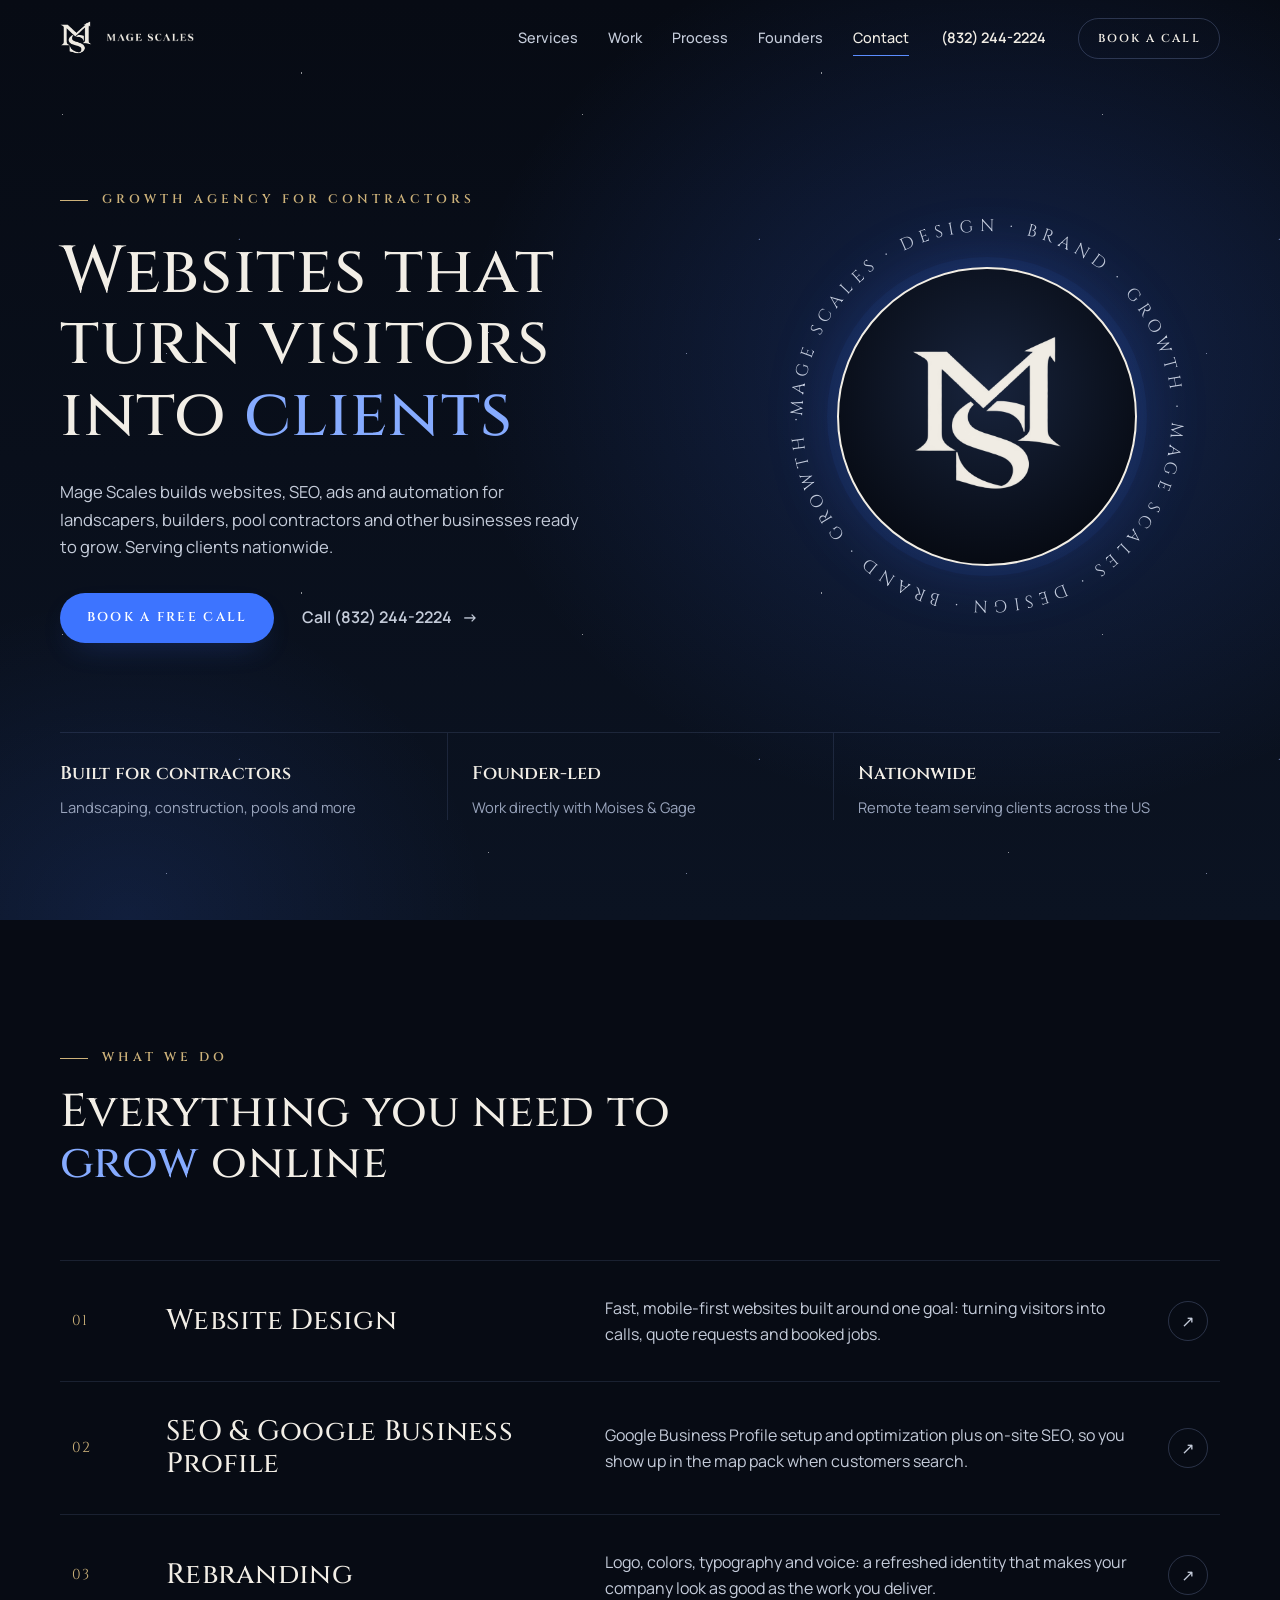
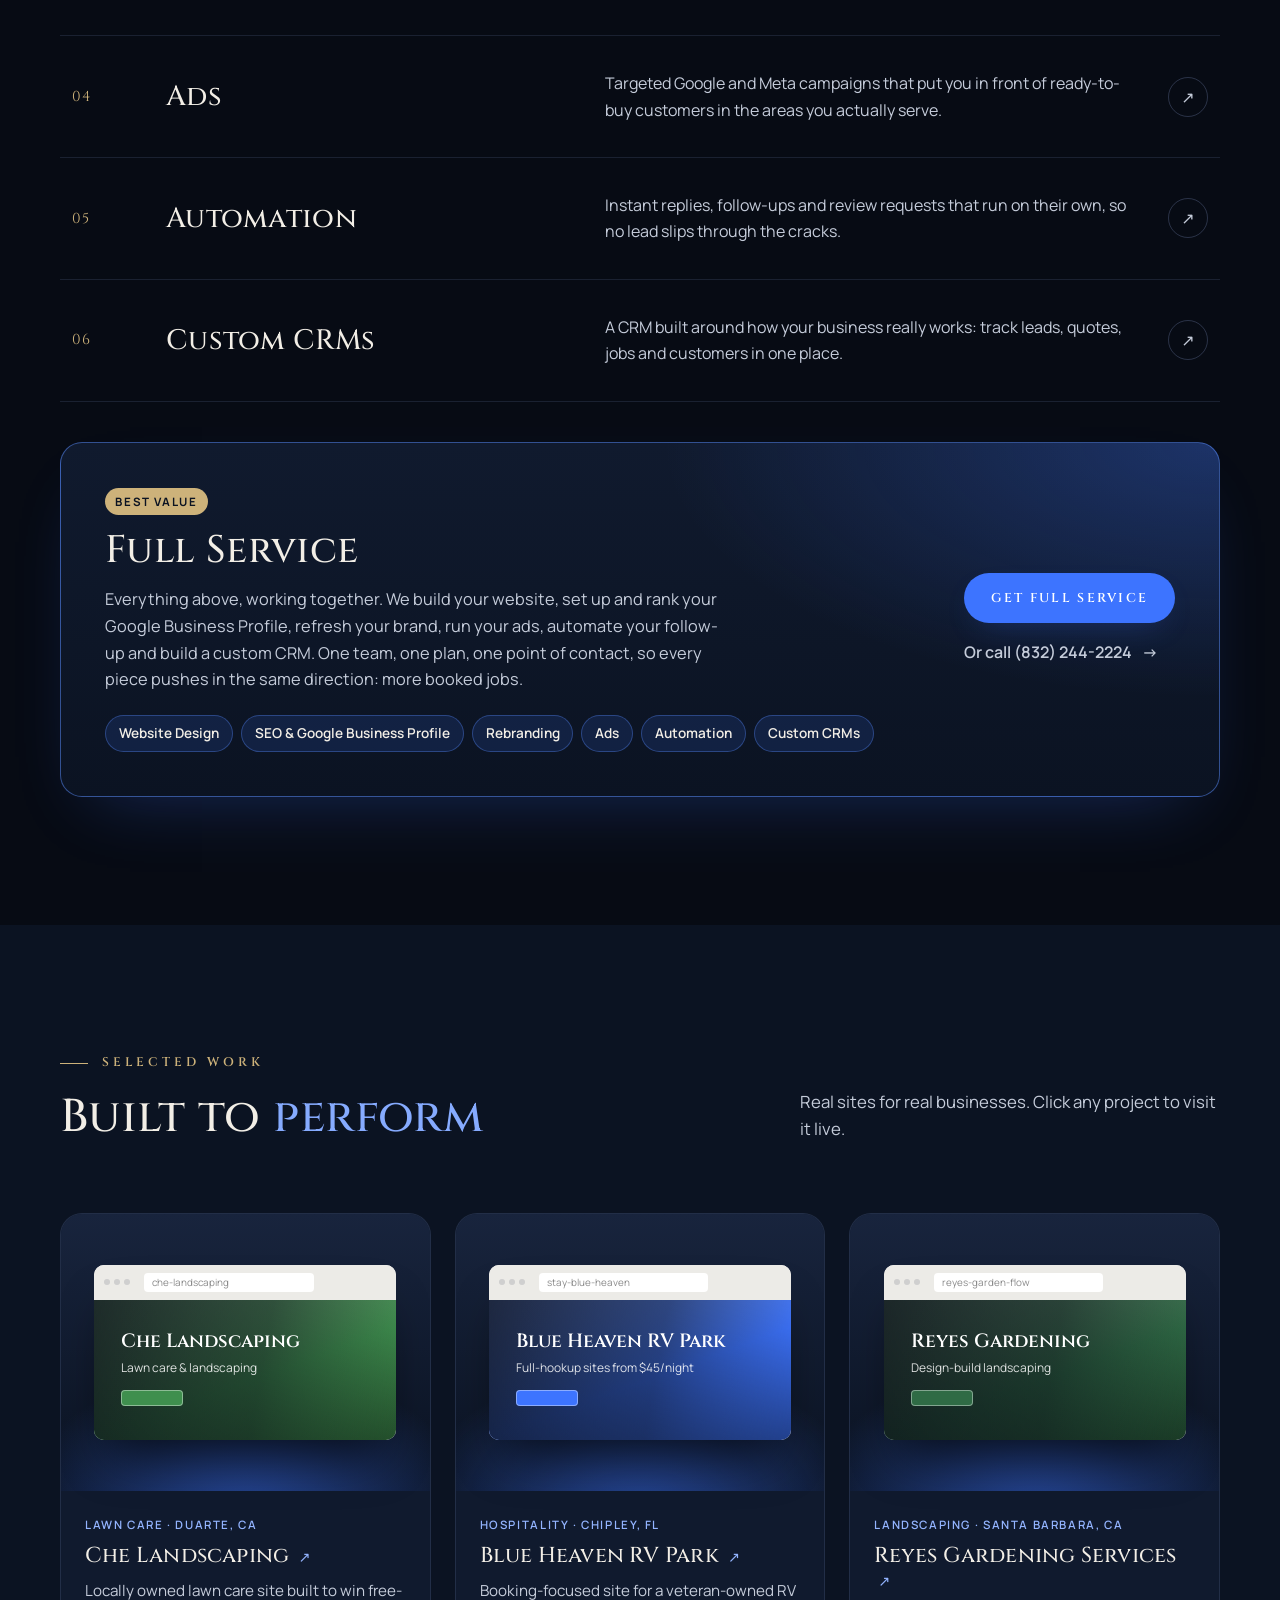
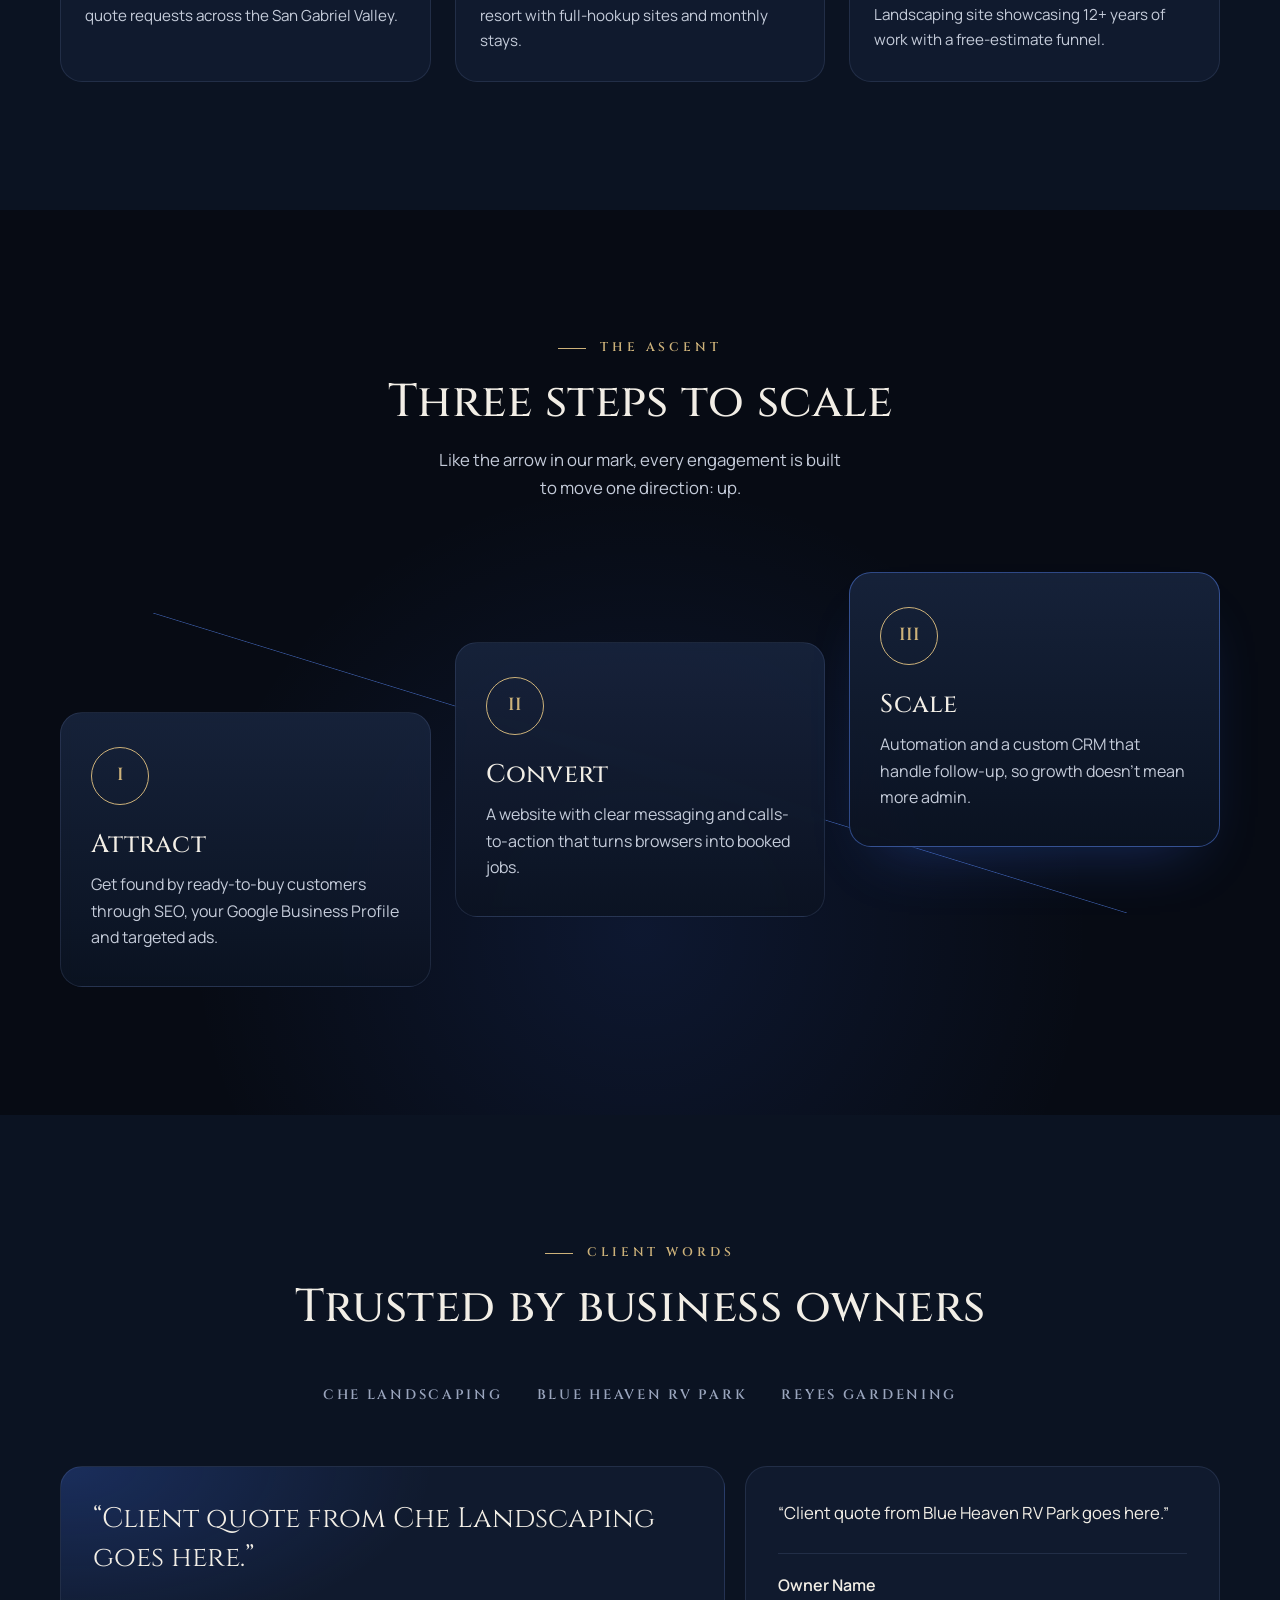
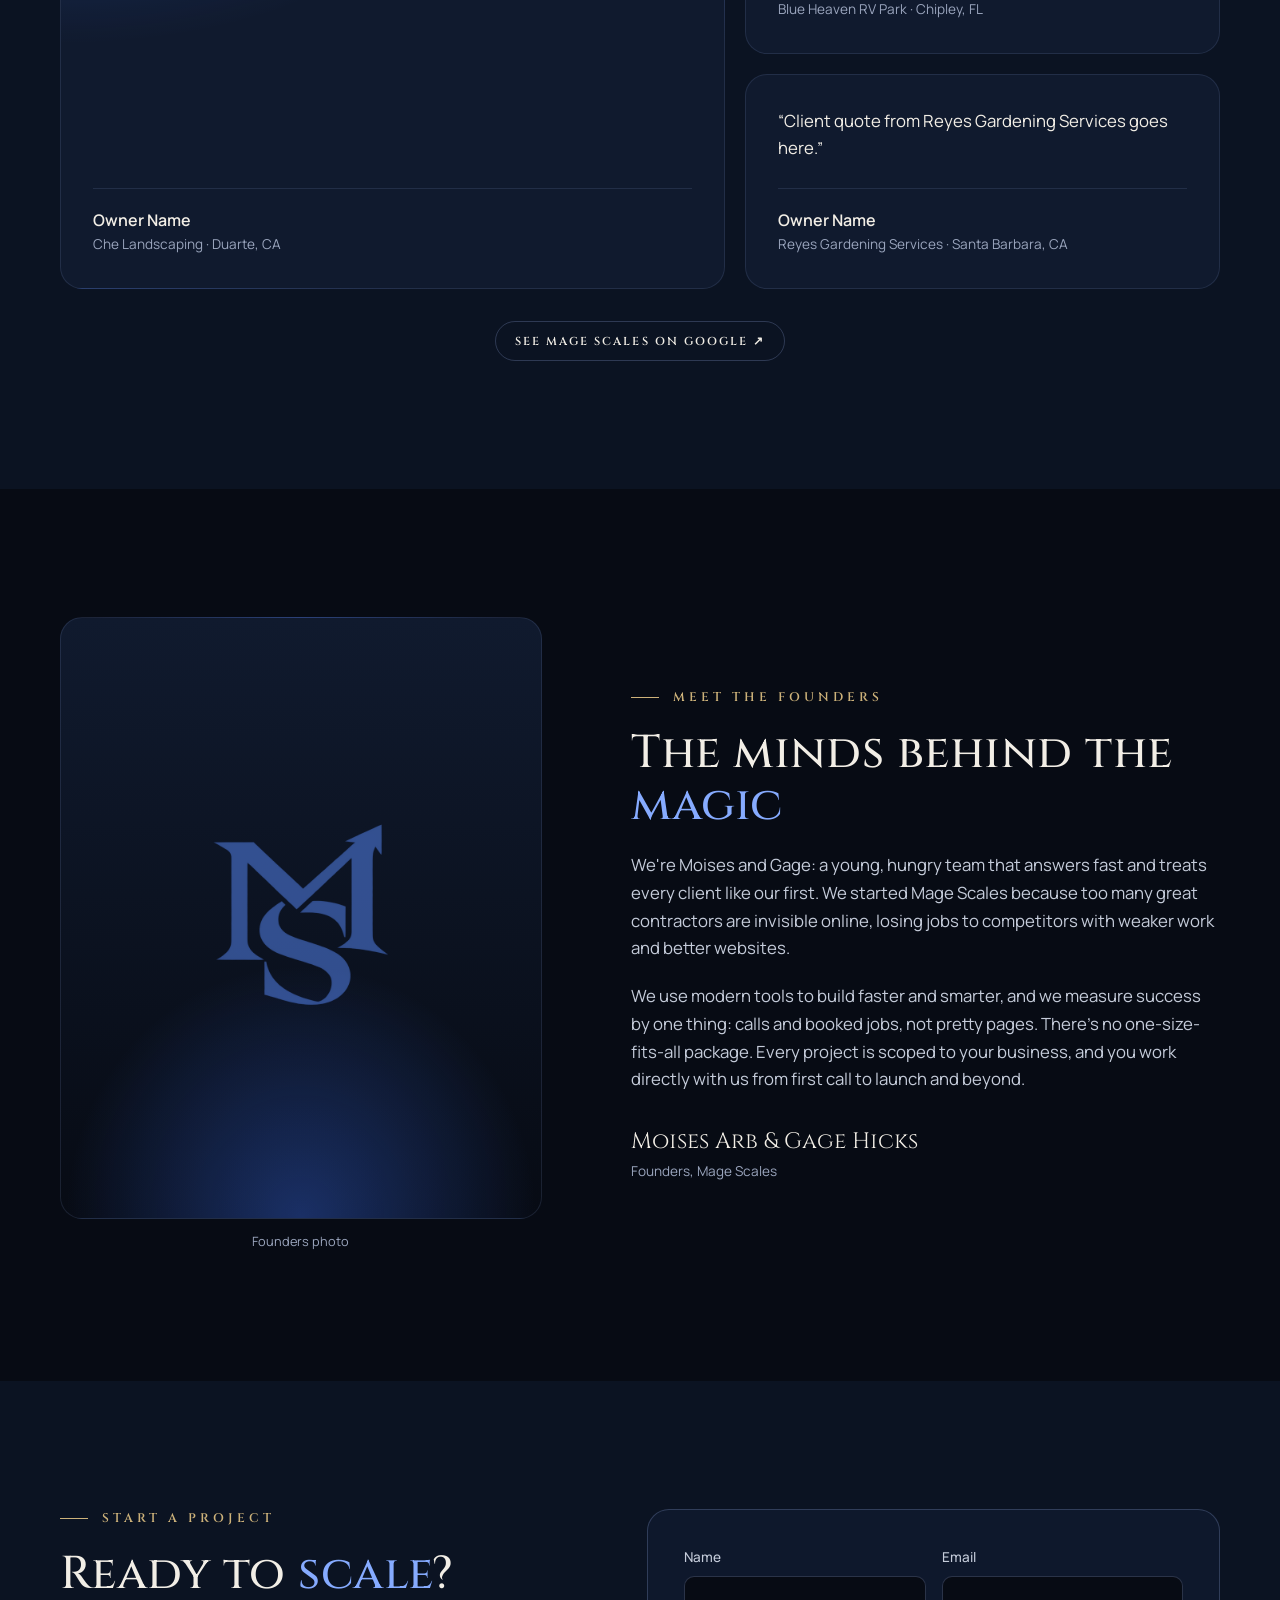
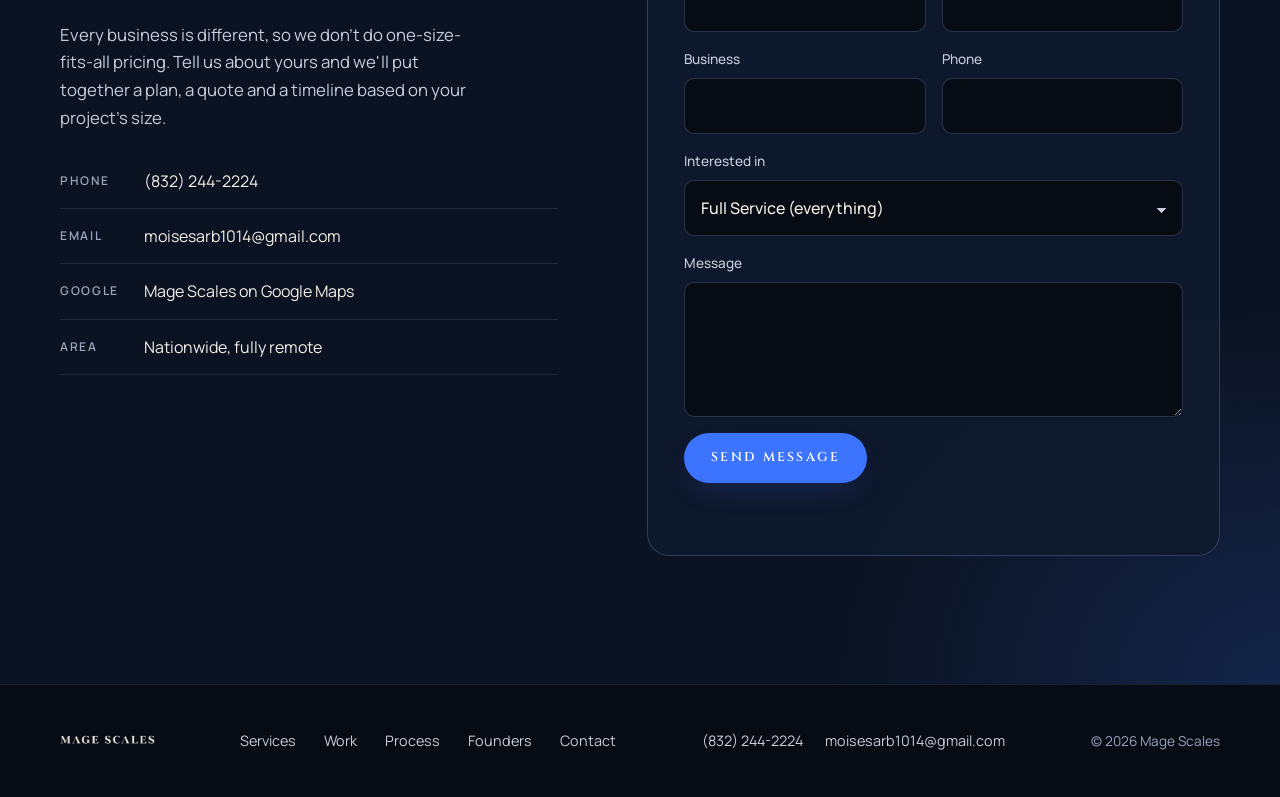
<file: mage-scales/index.html>
<!DOCTYPE html>
<html lang="en">
<head>
<meta charset="UTF-8">
<meta name="viewport" content="width=device-width, initial-scale=1">
<title>Mage Scales | Websites, SEO &amp; Ads for Contractors</title>
<meta name="description" content="Mage Scales builds websites, SEO, Google Business Profiles, ads, automation and custom CRMs for contractors and growing businesses nationwide. Call (832) 244-2224.">
<meta property="og:type" content="website">
<meta property="og:title" content="Mage Scales | Web Design &amp; Growth Agency">
<meta property="og:description" content="High-converting websites, brand identity and local marketing for businesses ready to grow.">
<meta name="theme-color" content="#070b14">
<link rel="icon" href="assets/favicon.png" type="image/png">
<link rel="apple-touch-icon" href="assets/apple-touch-icon.png">
<link rel="preconnect" href="https://fonts.googleapis.com">
<link rel="preconnect" href="https://fonts.gstatic.com" crossorigin>
<link href="https://fonts.googleapis.com/css2?family=Cinzel:wght@400;500;600;700&family=Manrope:wght@400;500;600;700&display=swap" rel="stylesheet">
<link rel="stylesheet" href="css/style.css">
<script>document.documentElement.classList.add('js');</script>
</head>
<body>

<!-- ================= HEADER ================= -->
<header class="site-header">
  <div class="container header-inner">
    <a href="#home" class="brand" aria-label="Mage Scales home">
      <img src="assets/monogram-light.png" alt="" class="brand-mark" width="456" height="488">
      <img src="assets/wordmark-light.png" alt="Mage Scales" class="brand-word" width="1005" height="170">
    </a>

    <nav class="main-nav" aria-label="Primary">
      <a href="#services">Services</a>
      <a href="#work">Work</a>
      <a href="#process">Process</a>
      <a href="#founder">Founders</a>
      <a href="#contact">Contact</a>
    </nav>

    <a href="tel:+18322442224" class="header-phone">(832) 244-2224</a>
    <a href="#contact" class="btn btn-outline header-cta">Book a Call</a>

    <button class="nav-toggle" aria-label="Open menu" aria-expanded="false" aria-controls="mobile-nav">
      <span></span><span></span>
    </button>
  </div>
</header>

<div class="mobile-nav" id="mobile-nav" hidden>
  <a href="#services">Services</a>
  <a href="#work">Work</a>
  <a href="#process">Process</a>
  <a href="#founder">Founders</a>
  <a href="#contact">Contact</a>
  <a href="tel:+18322442224">Call (832) 244-2224</a>
  <a href="#contact" class="btn btn-primary">Book a Free Call</a>
</div>

<main>

<!-- ================= HERO ================= -->
<section class="hero" id="home">
  <div class="stars" aria-hidden="true"></div>
  <div class="container hero-grid">
    <div class="hero-copy">
      <p class="eyebrow reveal">Growth Agency for Contractors</p>
      <h1 class="reveal">Websites that turn visitors into <span class="text-blue">clients</span></h1>
      <p class="hero-sub reveal">
        Mage Scales builds websites, SEO, ads and automation for landscapers, builders,
        pool contractors and other businesses ready to grow. Serving clients nationwide.
      </p>
      <div class="hero-actions reveal">
        <a href="#contact" class="btn btn-primary">Book a Free Call</a>
        <a href="tel:+18322442224" class="link-arrow">Call (832) 244-2224 <span aria-hidden="true">→</span></a>
      </div>
    </div>

    <div class="hero-seal reveal" aria-hidden="true">
      <svg class="seal-ring" viewBox="0 0 400 400">
        <defs><path id="ring" d="M200,200 m-168,0 a168,168 0 1,1 336,0 a168,168 0 1,1 -336,0"/></defs>
        <text><textPath href="#ring">MAGE SCALES · DESIGN · BRAND · GROWTH · MAGE SCALES · DESIGN · BRAND · GROWTH ·</textPath></text>
      </svg>
      <div class="seal-core">
        <img src="assets/monogram-light.png" alt="" width="456" height="488">
      </div>
    </div>
  </div>

  <div class="container">
    <ul class="hero-stats reveal">
      <li><b>Built for contractors</b><span>Landscaping, construction, pools and more</span></li>
      <li><b>Founder-led</b><span>Work directly with Moises &amp; Gage</span></li>
      <li><b>Nationwide</b><span>Remote team serving clients across the US</span></li>
    </ul>
  </div>
</section>

<!-- ================= SERVICES ================= -->
<section class="section" id="services">
  <div class="container">
    <div class="section-head reveal">
      <p class="eyebrow">What we do</p>
      <h2>Everything you need to <span class="text-blue">grow</span> online</h2>
    </div>

    <ol class="service-list">
      <li class="service reveal">
        <span class="service-num">01</span>
        <h3>Website Design</h3>
        <p>Fast, mobile-first websites built around one goal: turning visitors into calls, quote requests and booked jobs.</p>
        <span class="service-arrow" aria-hidden="true">↗</span>
      </li>
      <li class="service reveal">
        <span class="service-num">02</span>
        <h3>SEO &amp; Google Business Profile</h3>
        <p>Google Business Profile setup and optimization plus on-site SEO, so you show up in the map pack when customers search.</p>
        <span class="service-arrow" aria-hidden="true">↗</span>
      </li>
      <li class="service reveal">
        <span class="service-num">03</span>
        <h3>Rebranding</h3>
        <p>Logo, colors, typography and voice: a refreshed identity that makes your company look as good as the work you deliver.</p>
        <span class="service-arrow" aria-hidden="true">↗</span>
      </li>
      <li class="service reveal">
        <span class="service-num">04</span>
        <h3>Ads</h3>
        <p>Targeted Google and Meta campaigns that put you in front of ready-to-buy customers in the areas you actually serve.</p>
        <span class="service-arrow" aria-hidden="true">↗</span>
      </li>
      <li class="service reveal">
        <span class="service-num">05</span>
        <h3>Automation</h3>
        <p>Instant replies, follow-ups and review requests that run on their own, so no lead slips through the cracks.</p>
        <span class="service-arrow" aria-hidden="true">↗</span>
      </li>
      <li class="service reveal">
        <span class="service-num">06</span>
        <h3>Custom CRMs</h3>
        <p>A CRM built around how your business really works: track leads, quotes, jobs and customers in one place.</p>
        <span class="service-arrow" aria-hidden="true">↗</span>
      </li>
    </ol>

    <div class="full-service reveal">
      <div class="full-service-copy">
        <span class="full-service-badge">Best value</span>
        <h3>Full Service</h3>
        <p>Everything above, working together. We build your website, set up and rank your Google Business Profile, refresh your brand, run your ads, automate your follow-up and build a custom CRM. One team, one plan, one point of contact, so every piece pushes in the same direction: more booked jobs.</p>
        <ul class="full-service-list">
          <li>Website Design</li>
          <li>SEO &amp; Google Business Profile</li>
          <li>Rebranding</li>
          <li>Ads</li>
          <li>Automation</li>
          <li>Custom CRMs</li>
        </ul>
      </div>
      <div class="full-service-cta">
        <a href="#contact" class="btn btn-primary">Get Full Service</a>
        <a href="tel:+18322442224" class="link-arrow">Or call (832) 244-2224 <span aria-hidden="true">→</span></a>
      </div>
    </div>
  </div>
</section>

<!-- ================= WORK ================= -->
<section class="section section-alt" id="work">
  <div class="container">
    <div class="section-head split reveal">
      <div>
        <p class="eyebrow">Selected work</p>
        <h2>Built to <span class="text-blue">perform</span></h2>
      </div>
      <p class="section-lede">Real sites for real businesses. Click any project to visit it live.</p>
    </div>

    <!-- To show real screenshots, drop an <img> inside each .site-preview (it will cover the styled preview). -->
    <div class="work-grid">
      <a class="work-card reveal" href="https://che-landscaping-lawn-care.base44.app" target="_blank" rel="noopener" style="--accent:#3f8f4e">
        <div class="work-visual">
          <div class="site-preview">
            <div class="mock-bar"><i></i><i></i><i></i><span class="mock-url">che-landscaping</span></div>
            <div class="site-body"><b>Che Landscaping</b><span>Lawn care &amp; landscaping</span><em></em></div>
          </div>
        </div>
        <div class="work-info">
          <span class="tag">Lawn Care · Duarte, CA</span>
          <h3>Che Landscaping <span class="ext" aria-hidden="true">↗</span></h3>
          <p>Locally owned lawn care site built to win free-quote requests across the San Gabriel Valley.</p>
        </div>
      </a>

      <a class="work-card reveal" href="https://stay-blue-heaven.base44.app" target="_blank" rel="noopener" style="--accent:#3d74ff">
        <div class="work-visual">
          <div class="site-preview">
            <div class="mock-bar"><i></i><i></i><i></i><span class="mock-url">stay-blue-heaven</span></div>
            <div class="site-body"><b>Blue Heaven RV Park</b><span>Full-hookup sites from $45/night</span><em></em></div>
          </div>
        </div>
        <div class="work-info">
          <span class="tag">Hospitality · Chipley, FL</span>
          <h3>Blue Heaven RV Park <span class="ext" aria-hidden="true">↗</span></h3>
          <p>Booking-focused site for a veteran-owned RV resort with full-hookup sites and monthly stays.</p>
        </div>
      </a>

      <a class="work-card reveal" href="https://reyes-garden-flow.base44.app" target="_blank" rel="noopener" style="--accent:#2f6b45">
        <div class="work-visual">
          <div class="site-preview">
            <div class="mock-bar"><i></i><i></i><i></i><span class="mock-url">reyes-garden-flow</span></div>
            <div class="site-body"><b>Reyes Gardening</b><span>Design-build landscaping</span><em></em></div>
          </div>
        </div>
        <div class="work-info">
          <span class="tag">Landscaping · Santa Barbara, CA</span>
          <h3>Reyes Gardening Services <span class="ext" aria-hidden="true">↗</span></h3>
          <p>Landscaping site showcasing 12+ years of work with a free-estimate funnel.</p>
        </div>
      </a>

    </div>
  </div>
</section>

<!-- ================= PROCESS ================= -->
<section class="section process" id="process">
  <div class="container">
    <div class="section-head center reveal">
      <p class="eyebrow">The Ascent</p>
      <h2>Three steps to scale</h2>
      <p class="section-lede">Like the arrow in our mark, every engagement is built to move one direction: up.</p>
    </div>

    <ol class="steps">
      <li class="step reveal">
        <span class="step-num">I</span>
        <h3>Attract</h3>
        <p>Get found by ready-to-buy customers through SEO, your Google Business Profile and targeted ads.</p>
      </li>
      <li class="step reveal">
        <span class="step-num">II</span>
        <h3>Convert</h3>
        <p>A website with clear messaging and calls-to-action that turns browsers into booked jobs.</p>
      </li>
      <li class="step reveal">
        <span class="step-num">III</span>
        <h3>Scale</h3>
        <p>Automation and a custom CRM that handle follow-up, so growth doesn't mean more admin.</p>
      </li>
    </ol>
  </div>
</section>

<!-- ================= TESTIMONIALS ================= -->
<!-- Client businesses are real (from the Base44 portfolio). Quote text and owner names are
     placeholders: ask each client for a short review and paste it in before launch. -->
<section class="section section-alt" id="testimonials">
  <div class="container">
    <div class="section-head center reveal">
      <p class="eyebrow">Client words</p>
      <h2>Trusted by business owners</h2>
    </div>

    <ul class="client-strip reveal">
      <li>Che Landscaping</li>
      <li>Blue Heaven RV Park</li>
      <li>Reyes Gardening</li>
    </ul>

    <div class="quotes">
      <figure class="quote quote-feature reveal">
        <blockquote>“Client quote from Che Landscaping goes here.”</blockquote>
        <figcaption><b>Owner Name</b><span>Che Landscaping · Duarte, CA</span></figcaption>
      </figure>
      <figure class="quote reveal">
        <blockquote>“Client quote from Blue Heaven RV Park goes here.”</blockquote>
        <figcaption><b>Owner Name</b><span>Blue Heaven RV Park · Chipley, FL</span></figcaption>
      </figure>
      <figure class="quote reveal">
        <blockquote>“Client quote from Reyes Gardening Services goes here.”</blockquote>
        <figcaption><b>Owner Name</b><span>Reyes Gardening Services · Santa Barbara, CA</span></figcaption>
      </figure>
    </div>

    <div class="gbp-row reveal">
      <a href="https://www.google.com/maps/place/Mage+Scales/data=!4m2!3m1!1s0x0:0x89e11f45f73cda7a" target="_blank" rel="noopener" class="btn btn-outline">See Mage Scales on Google ↗</a>
    </div>
  </div>
</section>

<!-- ================= FOUNDER ================= -->
<!-- Replace the portrait placeholder with a photo of the founders. -->
<section class="section" id="founder">
  <div class="container founder-grid">
    <div class="founder-photo reveal">
      <div class="portrait" aria-hidden="true">
        <img src="assets/monogram-blue.png" alt="" width="456" height="488">
      </div>
      <p class="portrait-note">Founders photo</p>
    </div>
    <div class="founder-copy reveal">
      <p class="eyebrow">Meet the founders</p>
      <h2>The minds behind the <span class="text-blue">magic</span></h2>
      <p>We're Moises and Gage: a young, hungry team that answers fast and treats every client like our first. We started Mage Scales because too many great contractors are invisible online, losing jobs to competitors with weaker work and better websites.</p>
      <p>We use modern tools to build faster and smarter, and we measure success by one thing: calls and booked jobs, not pretty pages. There's no one-size-fits-all package. Every project is scoped to your business, and you work directly with us from first call to launch and beyond.</p>
      <p class="signature">Moises Arb &amp; Gage Hicks<span>Founders, Mage Scales</span></p>
    </div>
  </div>
</section>

<!-- ================= CONTACT ================= -->
<section class="section contact" id="contact">
  <div class="container contact-grid">
    <div class="contact-copy reveal">
      <p class="eyebrow">Start a project</p>
      <h2>Ready to <span class="text-blue">scale</span>?</h2>
      <p>Every business is different, so we don't do one-size-fits-all pricing. Tell us about yours and we'll put together a plan, a quote and a timeline based on your project's size.</p>
      <ul class="contact-list">
        <li><span>Phone</span><a href="tel:+18322442224">(832) 244-2224</a></li>
        <li><span>Email</span><a href="mailto:moisesarb1014@gmail.com">moisesarb1014@gmail.com</a></li>
        <li><span>Google</span><a href="https://www.google.com/maps/place/Mage+Scales/data=!4m2!3m1!1s0x0:0x89e11f45f73cda7a" target="_blank" rel="noopener">Mage Scales on Google Maps</a></li>
        <li><span>Area</span>Nationwide, fully remote</li>
      </ul>
    </div>

    <form class="contact-form reveal" id="contact-form" novalidate>
      <div class="field-row">
        <label>Name<input type="text" name="name" autocomplete="name" required></label>
        <label>Email<input type="email" name="email" autocomplete="email" required></label>
      </div>
      <div class="field-row">
        <label>Business<input type="text" name="business" autocomplete="organization"></label>
        <label>Phone<input type="tel" name="phone" autocomplete="tel"></label>
      </div>
      <label>Interested in
        <select name="service">
          <option>Full Service (everything)</option>
          <option>Website Design</option>
          <option>SEO &amp; Google Business Profile</option>
          <option>Rebranding</option>
          <option>Ads</option>
          <option>Automation</option>
          <option>Custom CRM</option>
          <option>Not sure yet</option>
        </select>
      </label>
      <label>Message<textarea name="message" rows="4" required></textarea></label>
      <button type="submit" class="btn btn-primary">Send Message</button>
      <p class="form-status" role="status" aria-live="polite"></p>
    </form>
  </div>
</section>

</main>

<!-- ================= FOOTER ================= -->
<footer class="site-footer">
  <div class="container footer-inner">
    <img src="assets/wordmark-light.png" alt="Mage Scales" class="footer-word" width="1005" height="170">
    <nav class="footer-nav" aria-label="Footer">
      <a href="#services">Services</a>
      <a href="#work">Work</a>
      <a href="#process">Process</a>
      <a href="#founder">Founders</a>
      <a href="#contact">Contact</a>
    </nav>
    <div class="footer-contact">
      <a href="tel:+18322442224">(832) 244-2224</a>
      <a href="mailto:moisesarb1014@gmail.com">moisesarb1014@gmail.com</a>
    </div>
    <p class="copyright">© <span id="year">2026</span> Mage Scales</p>
  </div>
</footer>

<script src="js/main.js"></script>
</body>
</html>
</file>
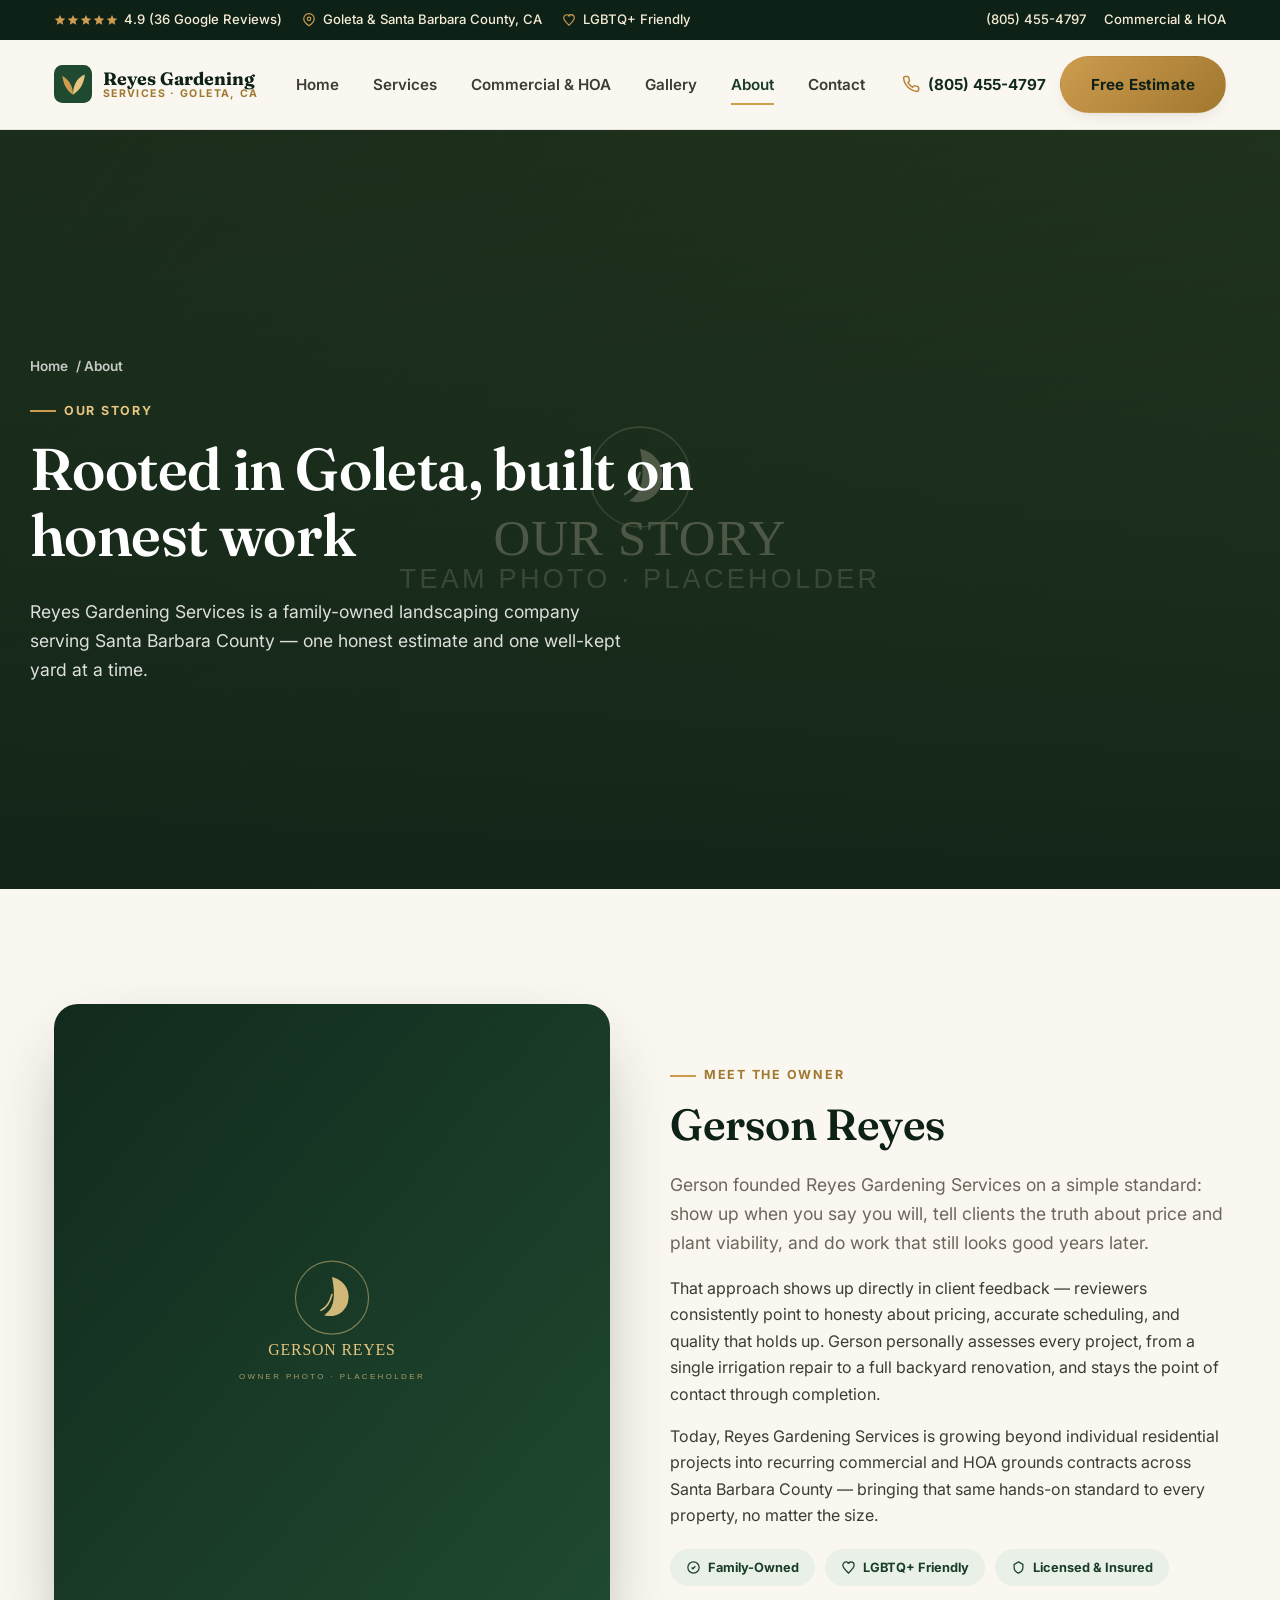
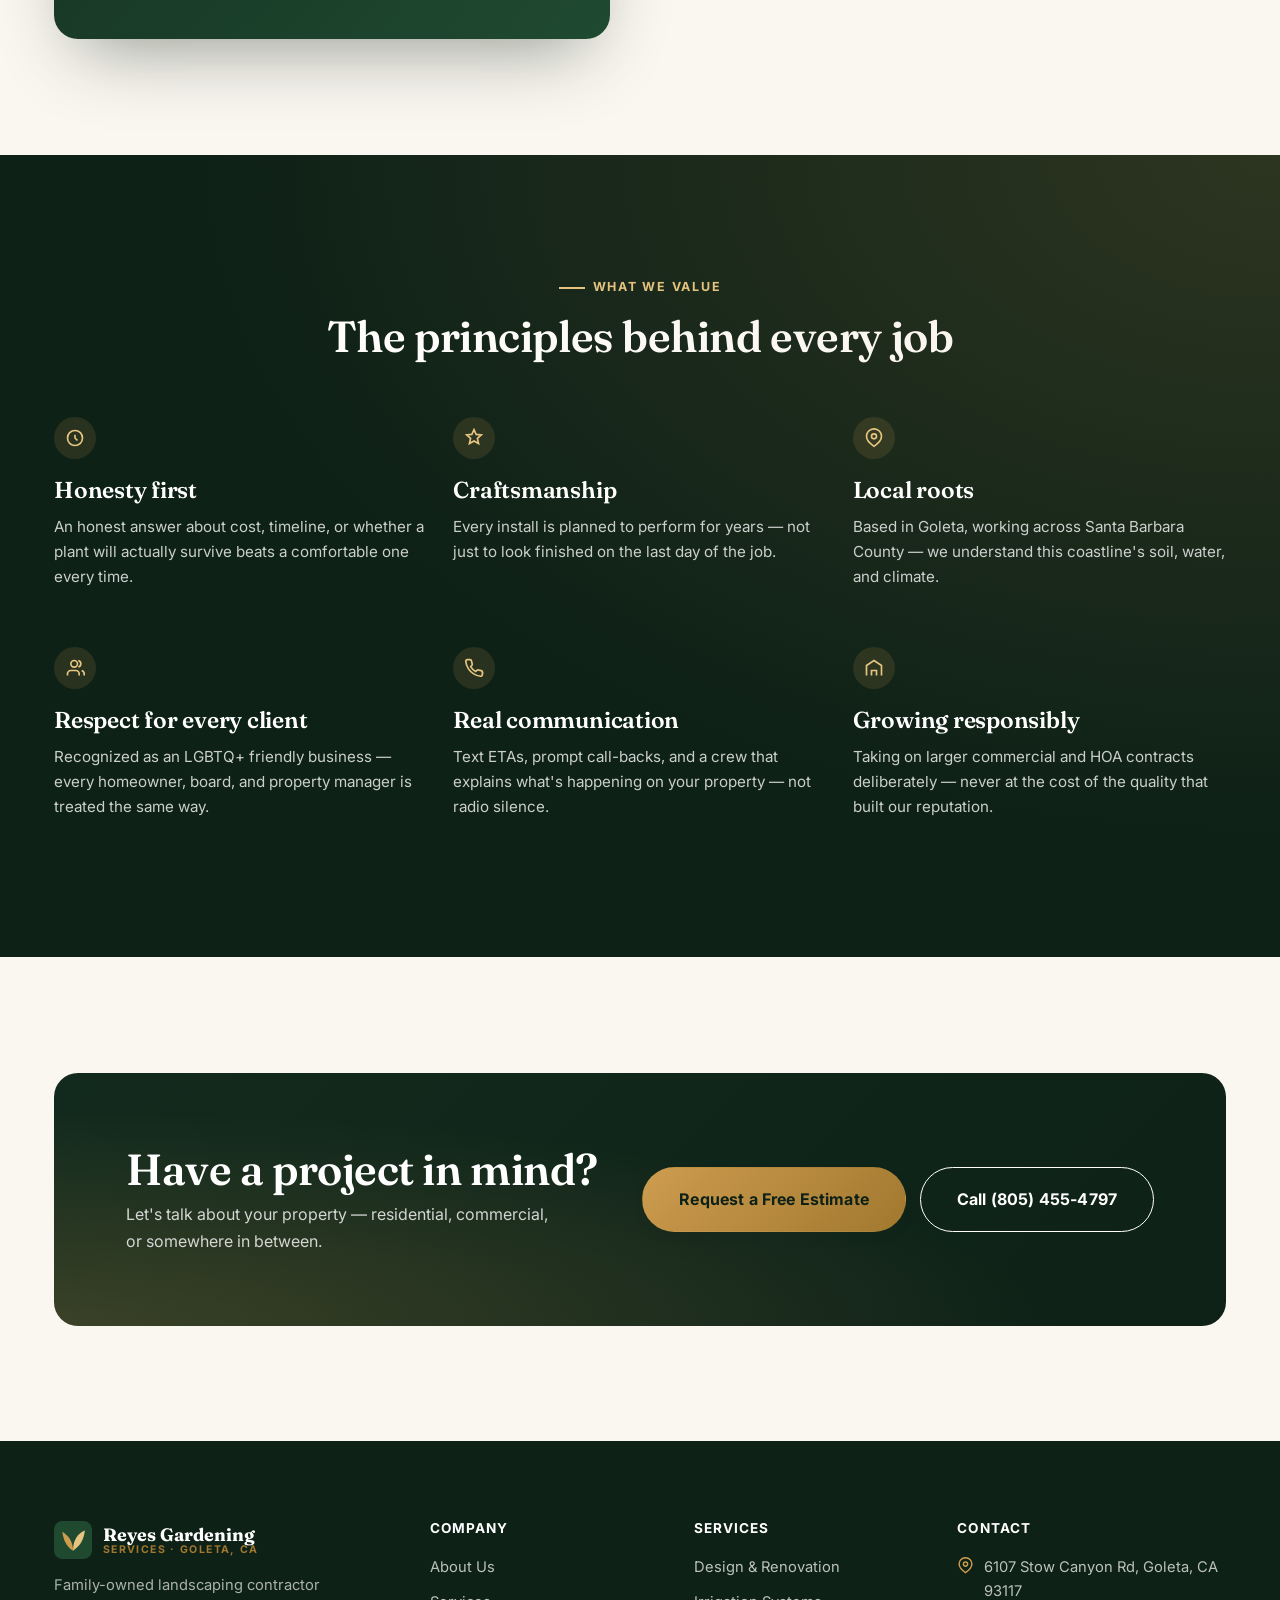
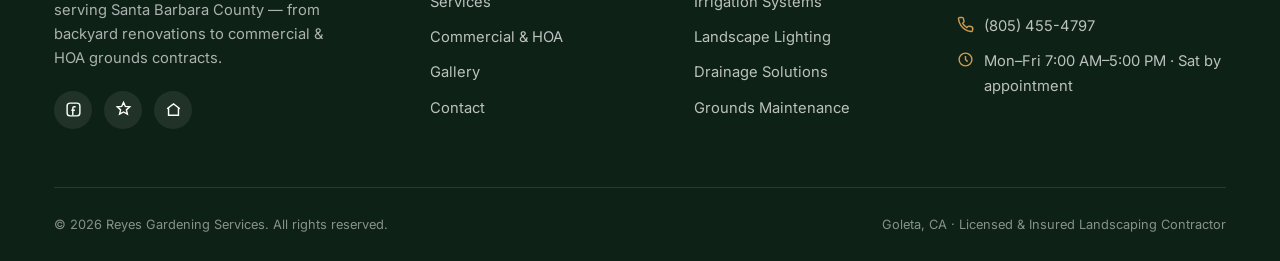
<file: about.html>
<!DOCTYPE html>
<html lang="en">
<head>
<meta charset="UTF-8">
<meta name="viewport" content="width=device-width, initial-scale=1">
<title>About Us | Reyes Gardening Services — Goleta, CA</title>
<meta name="description" content="Meet Reyes Gardening Services — a family-owned landscaping contractor based in Goleta, CA, rated 4.9 stars from 36 Google reviews.">
<link rel="canonical" href="https://www.reyesgardeningservices.com/about.html">
<link rel="icon" href="assets/img/favicon.svg" type="image/svg+xml">
<link rel="stylesheet" href="css/style.css">
</head>
<body>

<div class="topbar">
  <div class="container">
    <div class="topbar-scroll">
      <span class="topbar-item topbar-rating">
        <span class="stars"><svg viewBox="0 0 20 20" fill="currentColor"><path d="M10 1.5l2.6 5.7 6.2.6-4.7 4.2 1.4 6.1L10 15l-5.5 3.1 1.4-6.1L1.2 7.8l6.2-.6L10 1.5z"/></svg><svg viewBox="0 0 20 20" fill="currentColor"><path d="M10 1.5l2.6 5.7 6.2.6-4.7 4.2 1.4 6.1L10 15l-5.5 3.1 1.4-6.1L1.2 7.8l6.2-.6L10 1.5z"/></svg><svg viewBox="0 0 20 20" fill="currentColor"><path d="M10 1.5l2.6 5.7 6.2.6-4.7 4.2 1.4 6.1L10 15l-5.5 3.1 1.4-6.1L1.2 7.8l6.2-.6L10 1.5z"/></svg><svg viewBox="0 0 20 20" fill="currentColor"><path d="M10 1.5l2.6 5.7 6.2.6-4.7 4.2 1.4 6.1L10 15l-5.5 3.1 1.4-6.1L1.2 7.8l6.2-.6L10 1.5z"/></svg><svg viewBox="0 0 20 20" fill="currentColor"><path d="M10 1.5l2.6 5.7 6.2.6-4.7 4.2 1.4 6.1L10 15l-5.5 3.1 1.4-6.1L1.2 7.8l6.2-.6L10 1.5z"/></svg></span>
        4.9 (36 Google Reviews)
      </span>
      <span class="topbar-item">
        <svg viewBox="0 0 24 24" fill="none" stroke="currentColor" stroke-width="2"><path d="M21 10c0 6-9 12-9 12s-9-6-9-12a9 9 0 1118 0z"/><circle cx="12" cy="10" r="3"/></svg>
        Goleta &amp; Santa Barbara County, CA
      </span>
      <span class="topbar-item">
        <svg viewBox="0 0 24 24" fill="none" stroke="currentColor" stroke-width="2"><path d="M12 21C7 16 3 12.3 3 8.5 3 5.4 5.4 3 8.5 3c1.7 0 3.2.8 4.2 2.1L12 5.1l-.7-.1c1-1.3 2.5-2.1 4.2-2.1C18.6 3 21 5.4 21 8.5 21 12.3 17 16 12 21z"/></svg>
        LGBTQ+ Friendly
      </span>
    </div>
    <div class="topbar-links">
      <a href="tel:+18054554797">(805) 455-4797</a>
      <a href="commercial.html">Commercial &amp; HOA</a>
    </div>
  </div>
</div>

<header class="site-header">
  <div class="container">
    <a href="index.html" class="brand">
      <svg class="brand-mark" viewBox="0 0 64 64"><rect width="64" height="64" rx="14" fill="#1f4a30"/><path d="M32 50 C32 34 24 24 14 18 C16 32 20 42 32 50 Z" fill="#cd9c4f"/><path d="M32 50 C32 30 42 20 52 16 C50 32 44 42 32 50 Z" fill="#e6c581"/></svg>
      <span class="brand-text"><span class="brand-name">Reyes Gardening</span><span class="brand-tag">Services · Goleta, CA</span></span>
    </a>
    <nav class="main-nav" id="main-nav">
      <a href="index.html">Home</a>
      <a href="services.html">Services</a>
      <a href="commercial.html">Commercial &amp; HOA</a>
      <a href="gallery.html">Gallery</a>
      <a href="about.html" aria-current="page">About</a>
      <a href="contact.html">Contact</a>
      <a href="contact.html" class="btn btn-primary nav-cta">Get Free Estimate</a>
    </nav>
    <div class="header-actions">
      <a href="tel:+18054554797" class="header-phone">
        <svg viewBox="0 0 24 24" fill="none" stroke="currentColor" stroke-width="2"><path d="M22 16.9v3a2 2 0 01-2.2 2 19.8 19.8 0 01-8.6-3.1 19.5 19.5 0 01-6-6 19.8 19.8 0 01-3.1-8.7A2 2 0 014.1 2h3a2 2 0 012 1.7c.1 1 .3 2 .7 3a2 2 0 01-.4 2.1L8 10.3a16 16 0 006 6l1.5-1.4a2 2 0 012.1-.4c1 .4 2 .6 3 .7a2 2 0 011.7 2z"/></svg>
        <span>(805) 455-4797</span>
      </a>
      <a href="contact.html" class="btn btn-primary">Free Estimate</a>
      <button class="nav-toggle" aria-label="Toggle menu" aria-expanded="false" aria-controls="main-nav">
        <svg class="icon-open" viewBox="0 0 24 24" fill="none" stroke="currentColor" stroke-width="2"><path d="M4 7h16M4 12h16M4 17h16"/></svg>
        <svg class="icon-close" viewBox="0 0 24 24" fill="none" stroke="currentColor" stroke-width="2"><path d="M6 6l12 12M18 6L6 18"/></svg>
      </button>
    </div>
  </div>
</header>

<section class="page-hero">
  <div class="hero-media"><img src="assets/img/hero-about.svg" alt="About Reyes Gardening Services"></div>
  <div class="container page-hero-inner">
    <p class="breadcrumb"><a href="index.html">Home</a> / About</p>
    <p class="eyebrow" style="color:var(--gold-300)">Our Story</p>
    <h1>Rooted in Goleta, built on honest work</h1>
    <p class="lede">Reyes Gardening Services is a family-owned landscaping company serving Santa Barbara County — one honest estimate and one well-kept yard at a time.</p>
  </div>
</section>

<section>
  <div class="container">
    <div class="split">
      <div class="split-media reveal">
        <img src="assets/img/portrait-gerson.svg" alt="Gerson Reyes, owner of Reyes Gardening Services">
      </div>
      <div class="reveal">
        <p class="eyebrow">Meet the Owner</p>
        <h2>Gerson Reyes</h2>
        <p class="lede">Gerson founded Reyes Gardening Services on a simple standard: show up when you say you will, tell clients the truth about price and plant viability, and do work that still looks good years later.</p>
        <p>That approach shows up directly in client feedback — reviewers consistently point to honesty about pricing, accurate scheduling, and quality that holds up. Gerson personally assesses every project, from a single irrigation repair to a full backyard renovation, and stays the point of contact through completion.</p>
        <p>Today, Reyes Gardening Services is growing beyond individual residential projects into recurring commercial and HOA grounds contracts across Santa Barbara County — bringing that same hands-on standard to every property, no matter the size.</p>
        <div class="badge-row">
          <span class="badge-pill"><svg viewBox="0 0 24 24" fill="none" stroke="currentColor" stroke-width="2"><path d="M9 12l2 2 4-4M21 12c0 4.97-4.03 9-9 9s-9-4.03-9-9 4.03-9 9-9 9 4.03 9 9z"/></svg> Family-Owned</span>
          <span class="badge-pill"><svg viewBox="0 0 24 24" fill="none" stroke="currentColor" stroke-width="2"><path d="M12 21C7 16 3 12.3 3 8.5 3 5.4 5.4 3 8.5 3c1.7 0 3.2.8 4.2 2.1L12 5.1l-.7-.1c1-1.3 2.5-2.1 4.2-2.1C18.6 3 21 5.4 21 8.5 21 12.3 17 16 12 21z"/></svg> LGBTQ+ Friendly</span>
          <span class="badge-pill"><svg viewBox="0 0 24 24" fill="none" stroke="currentColor" stroke-width="2"><path d="M12 3l7 4v5c0 5-3.5 7.5-7 9-3.5-1.5-7-4-7-9V7l7-4z"/></svg> Licensed &amp; Insured</span>
        </div>
      </div>
    </div>
  </div>
</section>

<section class="section-dark">
  <div class="container">
    <div class="section-head center">
      <p class="eyebrow">What We Value</p>
      <h2>The principles behind every job</h2>
    </div>
    <div class="value-grid reveal-stagger">
      <div class="value-card">
        <div class="value-num">
          <svg viewBox="0 0 24 24" fill="none" stroke="currentColor" stroke-width="2" style="width:20px;height:20px;"><path d="M12 8v4l3 3M21 12a9 9 0 11-18 0 9 9 0 0118 0z"/></svg>
        </div>
        <h3>Honesty first</h3>
        <p>An honest answer about cost, timeline, or whether a plant will actually survive beats a comfortable one every time.</p>
      </div>
      <div class="value-card">
        <div class="value-num">
          <svg viewBox="0 0 24 24" fill="none" stroke="currentColor" stroke-width="2" style="width:20px;height:20px;"><path d="M12 2l2.6 5.7 6.2.6-4.7 4.2 1.4 6.1L12 15.5l-5.5 3.1 1.4-6.1-4.7-4.2 6.2-.6L12 2z"/></svg>
        </div>
        <h3>Craftsmanship</h3>
        <p>Every install is planned to perform for years — not just to look finished on the last day of the job.</p>
      </div>
      <div class="value-card">
        <div class="value-num">
          <svg viewBox="0 0 24 24" fill="none" stroke="currentColor" stroke-width="2" style="width:20px;height:20px;"><path d="M21 10c0 6-9 12-9 12s-9-6-9-12a9 9 0 1118 0z"/><circle cx="12" cy="10" r="3"/></svg>
        </div>
        <h3>Local roots</h3>
        <p>Based in Goleta, working across Santa Barbara County — we understand this coastline's soil, water, and climate.</p>
      </div>
      <div class="value-card">
        <div class="value-num">
          <svg viewBox="0 0 24 24" fill="none" stroke="currentColor" stroke-width="2" style="width:20px;height:20px;"><path d="M17 21v-2a4 4 0 00-4-4H7a4 4 0 00-4 4v2M11 3a4 4 0 110 8 4 4 0 010-8zM23 21v-2a4 4 0 00-3-3.87M16 3.13a4 4 0 010 7.75"/></svg>
        </div>
        <h3>Respect for every client</h3>
        <p>Recognized as an LGBTQ+ friendly business — every homeowner, board, and property manager is treated the same way.</p>
      </div>
      <div class="value-card">
        <div class="value-num">
          <svg viewBox="0 0 24 24" fill="none" stroke="currentColor" stroke-width="2" style="width:20px;height:20px;"><path d="M22 16.9v3a2 2 0 01-2.2 2 19.8 19.8 0 01-8.6-3.1 19.5 19.5 0 01-6-6 19.8 19.8 0 01-3.1-8.7A2 2 0 014.1 2h3a2 2 0 012 1.7c.1 1 .3 2 .7 3a2 2 0 01-.4 2.1L8 10.3a16 16 0 006 6l1.5-1.4a2 2 0 012.1-.4c1 .4 2 .6 3 .7a2 2 0 011.7 2z"/></svg>
        </div>
        <h3>Real communication</h3>
        <p>Text ETAs, prompt call-backs, and a crew that explains what's happening on your property — not radio silence.</p>
      </div>
      <div class="value-card">
        <div class="value-num">
          <svg viewBox="0 0 24 24" fill="none" stroke="currentColor" stroke-width="2" style="width:20px;height:20px;"><path d="M3 21V9l9-6 9 6v12"/><path d="M9 21v-6h6v6"/></svg>
        </div>
        <h3>Growing responsibly</h3>
        <p>Taking on larger commercial and HOA contracts deliberately — never at the cost of the quality that built our reputation.</p>
      </div>
    </div>
  </div>
</section>

<section>
  <div class="container">
    <div class="cta-banner">
      <div>
        <h2>Have a project in mind?</h2>
        <p>Let's talk about your property — residential, commercial, or somewhere in between.</p>
      </div>
      <div class="cta-actions">
        <a href="contact.html" class="btn btn-primary btn-lg">Request a Free Estimate</a>
        <a href="tel:+18054554797" class="btn btn-outline btn-lg">Call (805) 455-4797</a>
      </div>
    </div>
  </div>
</section>

<footer class="site-footer">
  <div class="container">
    <div class="footer-grid">
      <div class="footer-brand">
        <a href="index.html" class="brand">
          <svg class="brand-mark" viewBox="0 0 64 64"><rect width="64" height="64" rx="14" fill="#1f4a30"/><path d="M32 50 C32 34 24 24 14 18 C16 32 20 42 32 50 Z" fill="#cd9c4f"/><path d="M32 50 C32 30 42 20 52 16 C50 32 44 42 32 50 Z" fill="#e6c581"/></svg>
          <span class="brand-text"><span class="brand-name" style="color:#fff">Reyes Gardening</span><span class="brand-tag">Services · Goleta, CA</span></span>
        </a>
        <p>Family-owned landscaping contractor serving Santa Barbara County — from backyard renovations to commercial &amp; HOA grounds contracts.</p>
        <div class="social-row">
          <a href="https://www.facebook.com/RGardeningsb/" target="_blank" rel="noopener" aria-label="Facebook"><svg viewBox="0 0 24 24" fill="none" stroke="currentColor" stroke-width="2"><rect x="3" y="3" width="18" height="18" rx="4"/><path d="M15 8h-2a2 2 0 00-2 2v10M9 13h5"/></svg></a>
          <a href="https://www.yelp.com/biz/reyes-gardening-services-goleta" target="_blank" rel="noopener" aria-label="Yelp"><svg viewBox="0 0 24 24" fill="none" stroke="currentColor" stroke-width="2"><path d="M12 2l2.6 5.7 6.2.6-4.7 4.2 1.4 6.1L12 15.5l-5.5 3.1 1.4-6.1-4.7-4.2 6.2-.6L12 2z"/></svg></a>
          <a href="https://nextdoor.com/pages/reyes-gardening-services-1/" target="_blank" rel="noopener" aria-label="Nextdoor"><svg viewBox="0 0 24 24" fill="none" stroke="currentColor" stroke-width="2"><path d="M3 11l9-7 9 7M5 10v10h14V10"/></svg></a>
        </div>
      </div>
      <div class="footer-col">
        <h4>Company</h4>
        <ul>
          <li><a href="about.html">About Us</a></li>
          <li><a href="services.html">Services</a></li>
          <li><a href="commercial.html">Commercial &amp; HOA</a></li>
          <li><a href="gallery.html">Gallery</a></li>
          <li><a href="contact.html">Contact</a></li>
        </ul>
      </div>
      <div class="footer-col">
        <h4>Services</h4>
        <ul>
          <li><a href="services.html#design">Design &amp; Renovation</a></li>
          <li><a href="services.html#irrigation">Irrigation Systems</a></li>
          <li><a href="services.html#lighting">Landscape Lighting</a></li>
          <li><a href="services.html#drainage">Drainage Solutions</a></li>
          <li><a href="services.html#maintenance">Grounds Maintenance</a></li>
        </ul>
      </div>
      <div class="footer-col footer-contact">
        <h4>Contact</h4>
        <ul>
          <li><svg viewBox="0 0 24 24" fill="none" stroke="currentColor" stroke-width="2"><path d="M21 10c0 6-9 12-9 12s-9-6-9-12a9 9 0 1118 0z"/><circle cx="12" cy="10" r="3"/></svg> 6107 Stow Canyon Rd, Goleta, CA 93117</li>
          <li><svg viewBox="0 0 24 24" fill="none" stroke="currentColor" stroke-width="2"><path d="M22 16.9v3a2 2 0 01-2.2 2 19.8 19.8 0 01-8.6-3.1 19.5 19.5 0 01-6-6 19.8 19.8 0 01-3.1-8.7A2 2 0 014.1 2h3a2 2 0 012 1.7c.1 1 .3 2 .7 3a2 2 0 01-.4 2.1L8 10.3a16 16 0 006 6l1.5-1.4a2 2 0 012.1-.4c1 .4 2 .6 3 .7a2 2 0 011.7 2z"/></svg> <a href="tel:+18054554797">(805) 455-4797</a></li>
          <li><svg viewBox="0 0 24 24" fill="none" stroke="currentColor" stroke-width="2"><circle cx="12" cy="12" r="9"/><path d="M12 7v5l3 3"/></svg> Mon–Fri 7:00 AM–5:00 PM · Sat by appointment</li>
        </ul>
      </div>
    </div>
    <div class="footer-bottom">
      <span>© <span data-year></span> Reyes Gardening Services. All rights reserved.</span>
      <span>Goleta, CA · Licensed &amp; Insured Landscaping Contractor</span>
    </div>
  </div>
</footer>

<div class="mobile-cta-bar">
  <a href="tel:+18054554797" class="btn btn-outline-dark">Call Now</a>
  <a href="contact.html" class="btn btn-primary">Free Estimate</a>
</div>

<script src="js/main.js"></script>
</body>
</html>
</file>
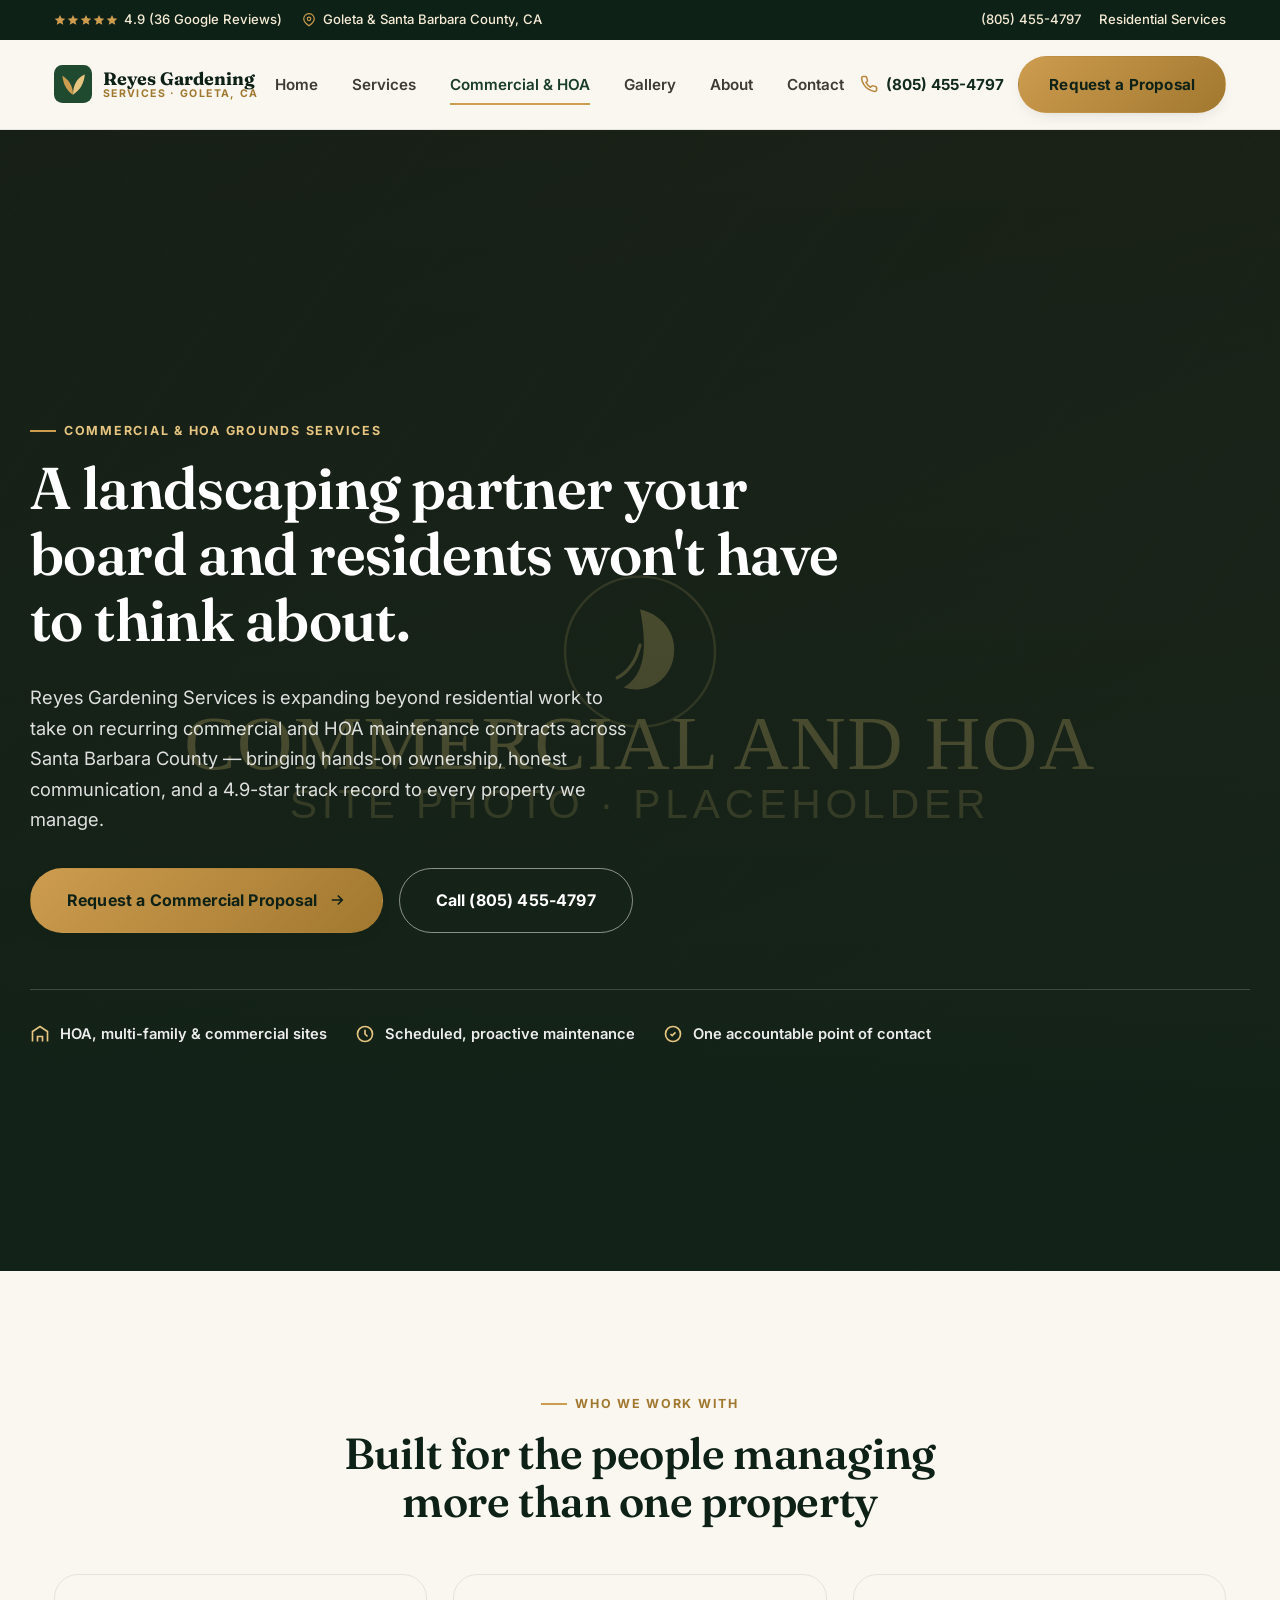
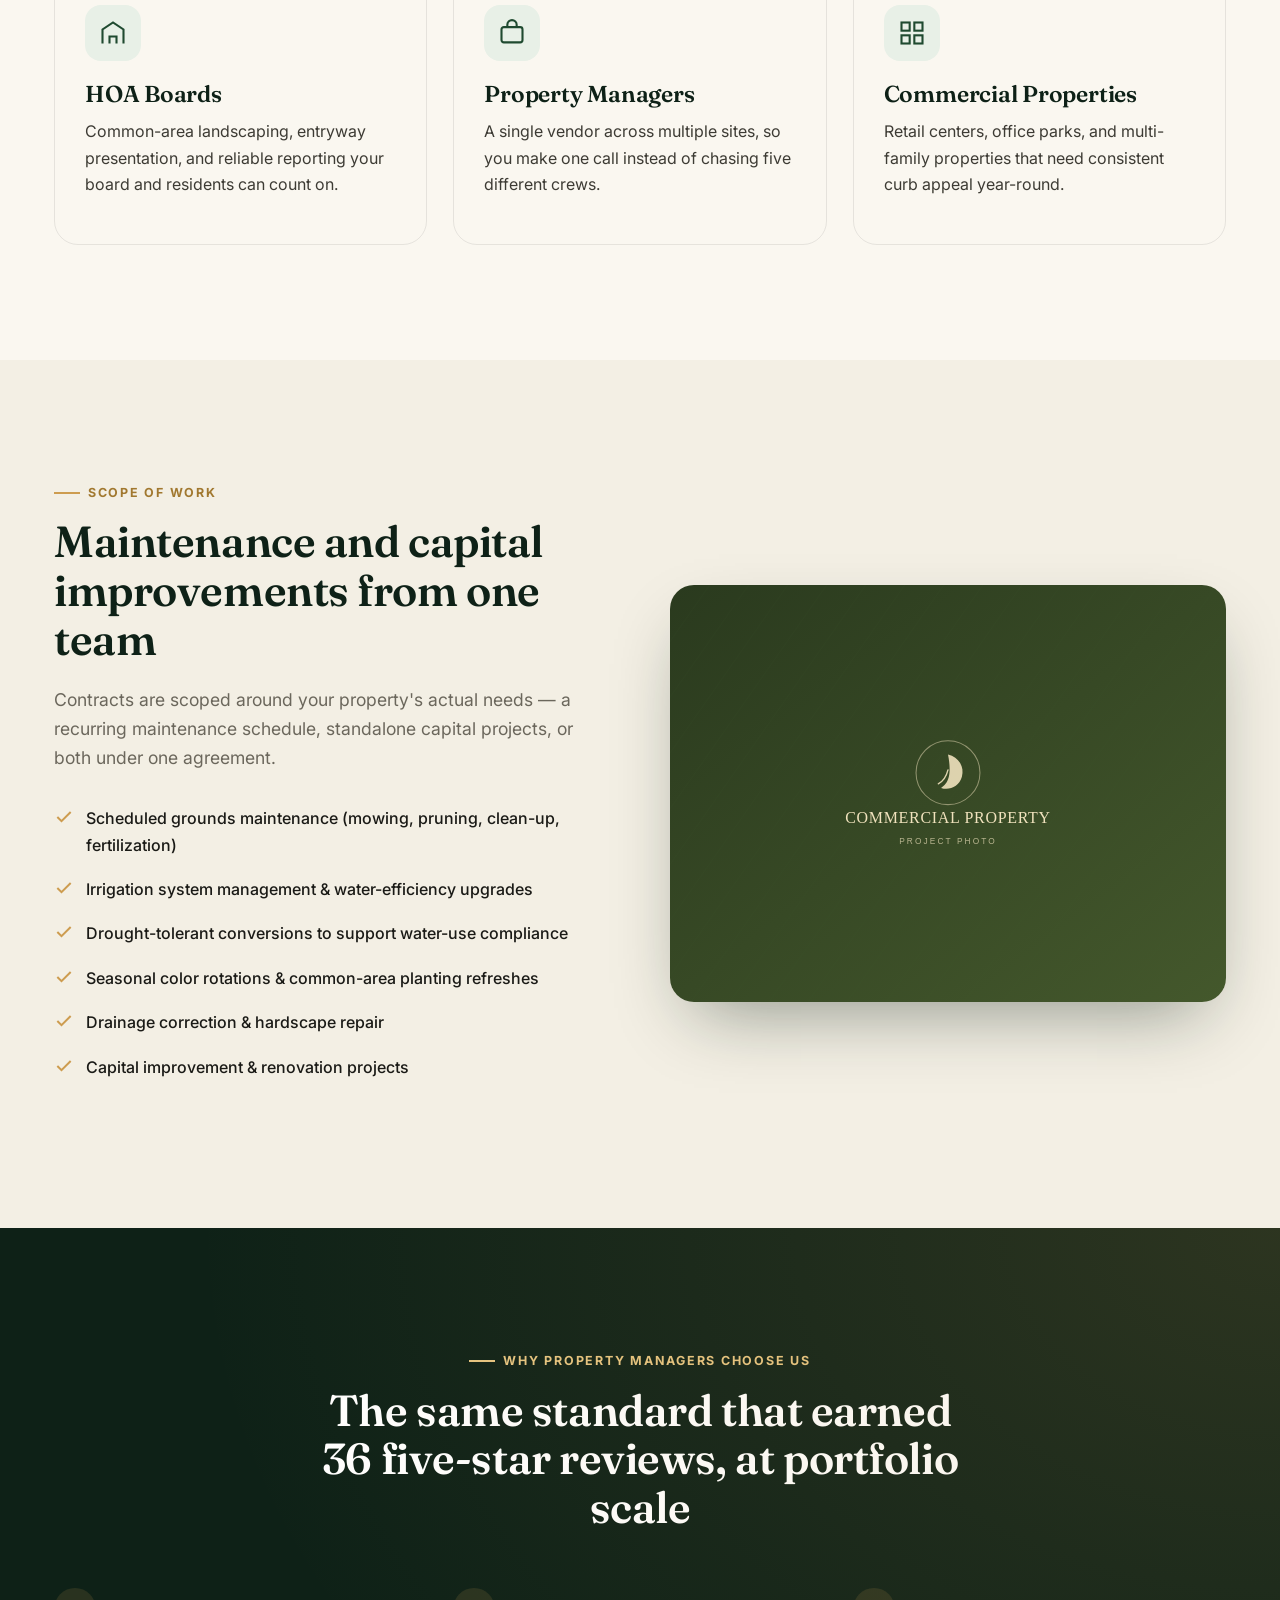
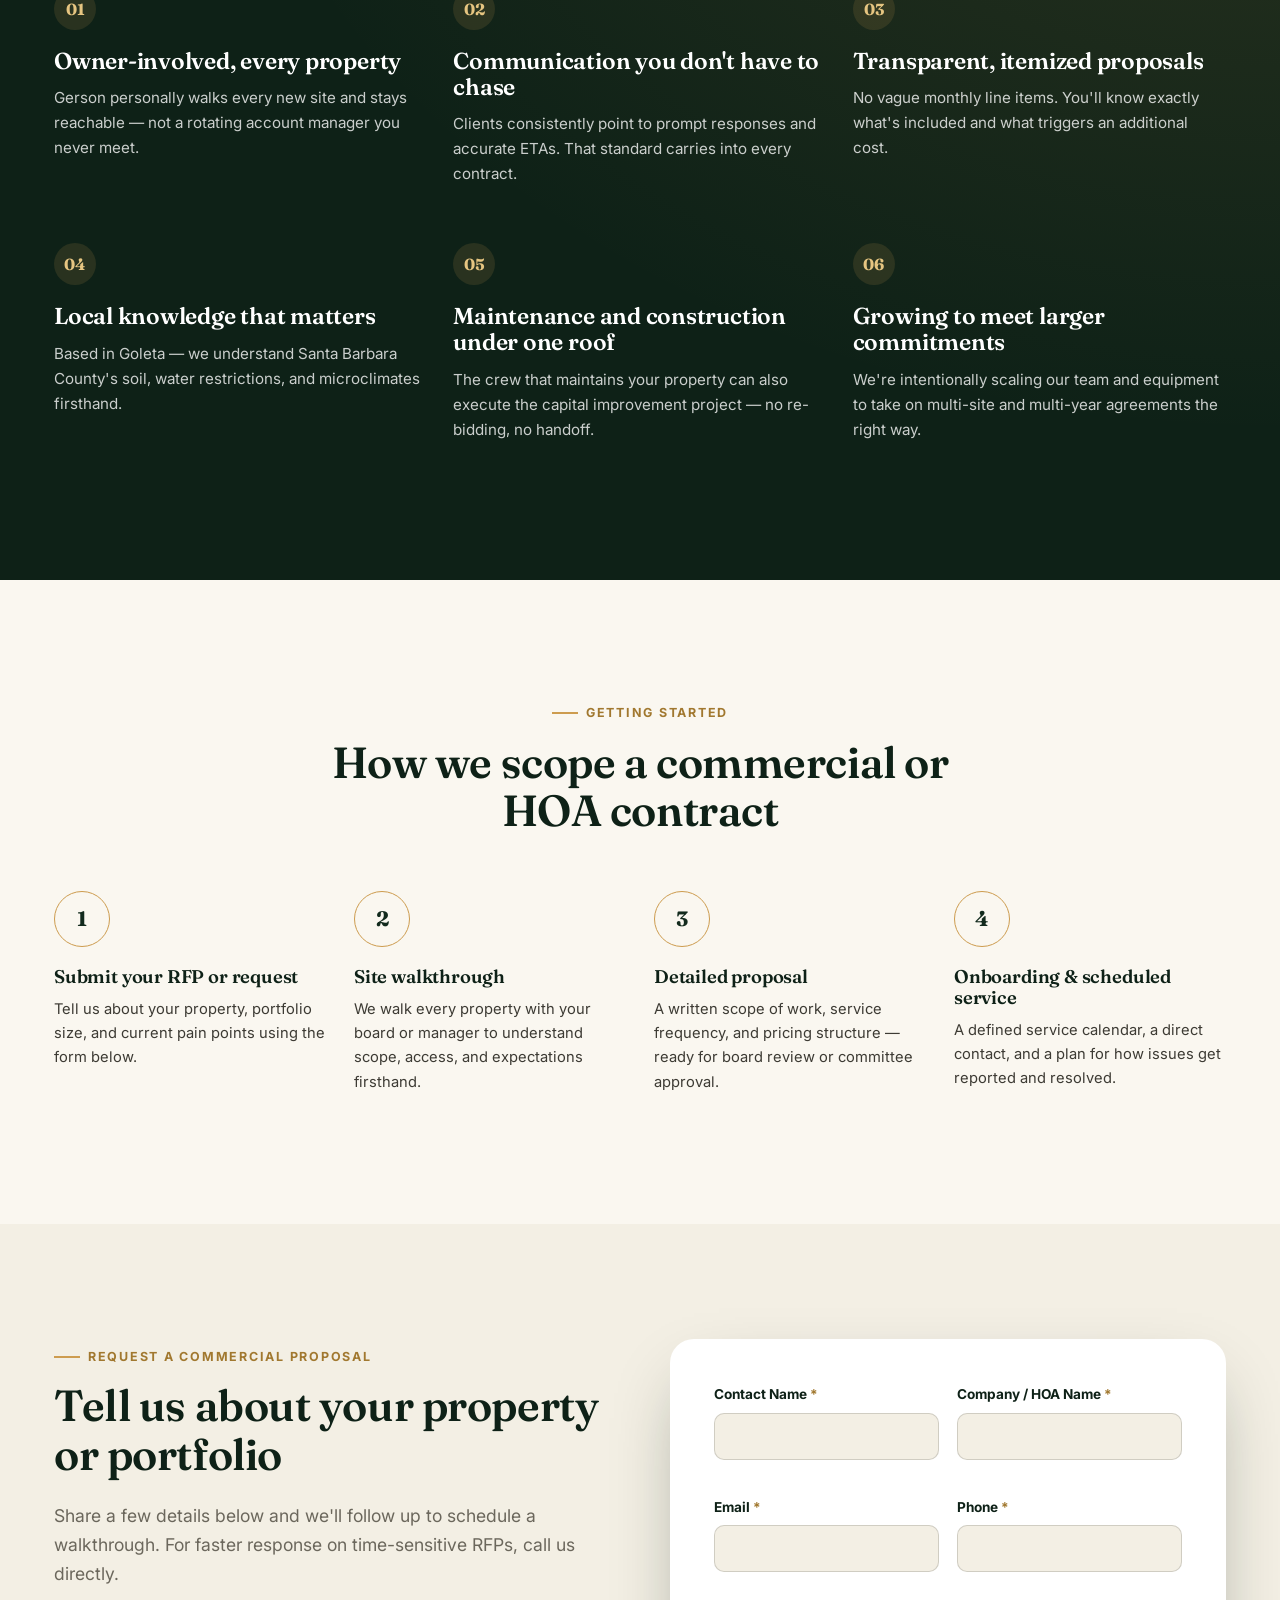
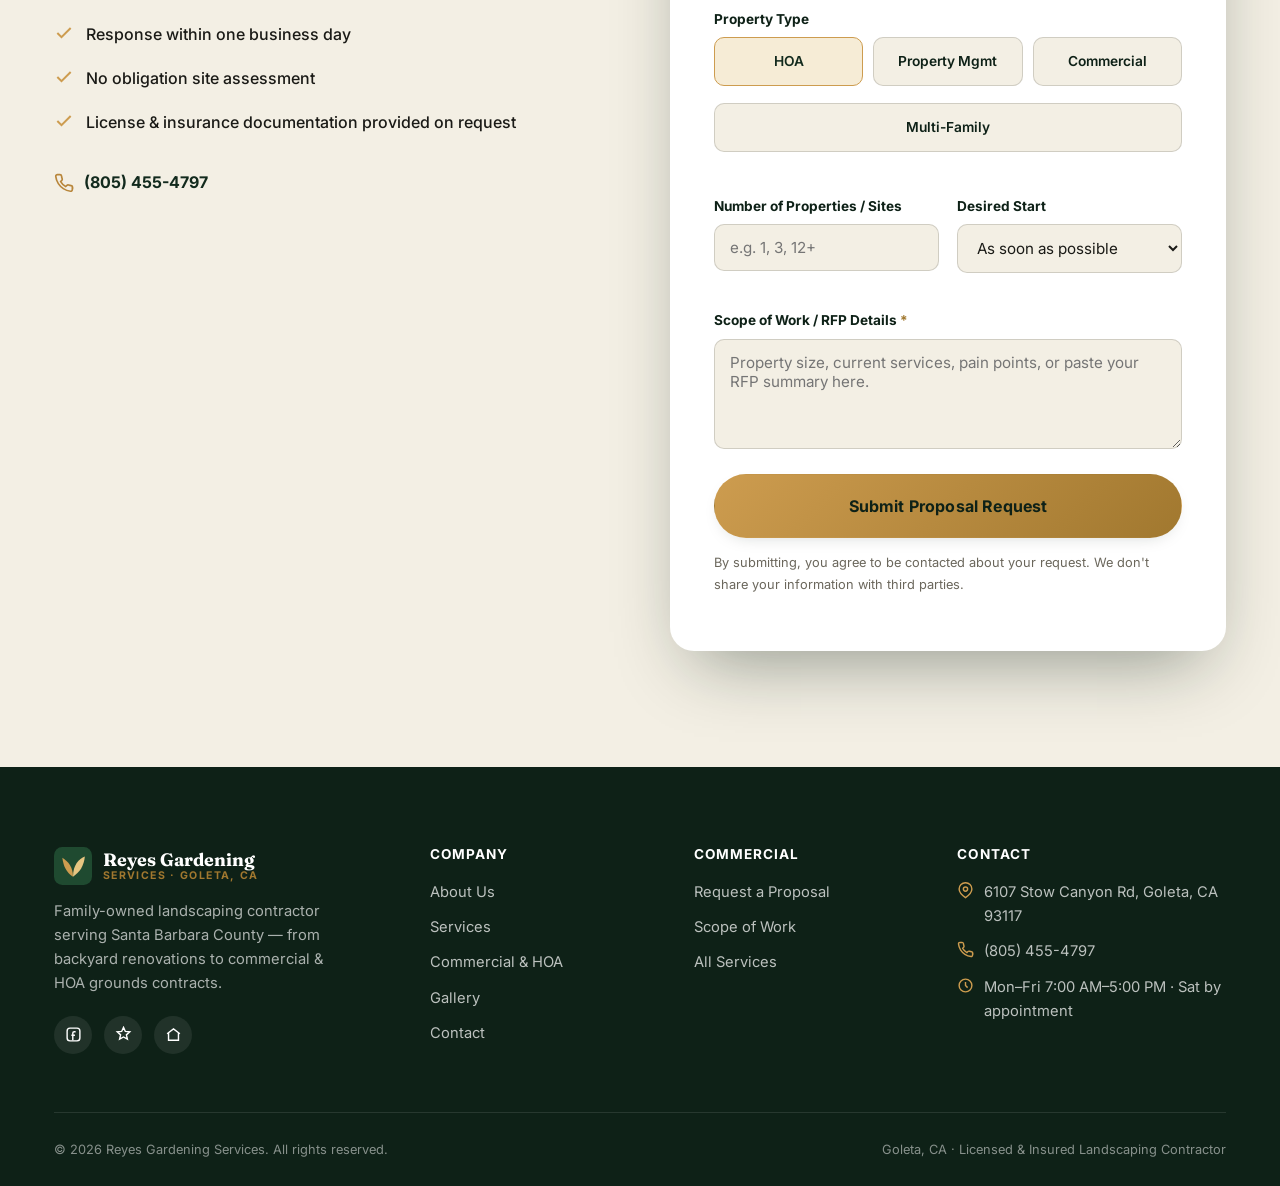
<file: commercial.html>
<!DOCTYPE html>
<html lang="en">
<head>
<meta charset="UTF-8">
<meta name="viewport" content="width=device-width, initial-scale=1">
<title>Commercial &amp; HOA Landscaping Contracts | Reyes Gardening Services</title>
<meta name="description" content="Recurring grounds maintenance and capital improvement contracts for HOAs, property managers &amp; commercial properties in Santa Barbara County. Request a proposal.">
<link rel="canonical" href="https://www.reyesgardeningservices.com/commercial.html">
<link rel="icon" href="assets/img/favicon.svg" type="image/svg+xml">
<link rel="stylesheet" href="css/style.css">
</head>
<body>

<div class="topbar">
  <div class="container">
    <div class="topbar-scroll">
      <span class="topbar-item topbar-rating">
        <span class="stars"><svg viewBox="0 0 20 20" fill="currentColor"><path d="M10 1.5l2.6 5.7 6.2.6-4.7 4.2 1.4 6.1L10 15l-5.5 3.1 1.4-6.1L1.2 7.8l6.2-.6L10 1.5z"/></svg><svg viewBox="0 0 20 20" fill="currentColor"><path d="M10 1.5l2.6 5.7 6.2.6-4.7 4.2 1.4 6.1L10 15l-5.5 3.1 1.4-6.1L1.2 7.8l6.2-.6L10 1.5z"/></svg><svg viewBox="0 0 20 20" fill="currentColor"><path d="M10 1.5l2.6 5.7 6.2.6-4.7 4.2 1.4 6.1L10 15l-5.5 3.1 1.4-6.1L1.2 7.8l6.2-.6L10 1.5z"/></svg><svg viewBox="0 0 20 20" fill="currentColor"><path d="M10 1.5l2.6 5.7 6.2.6-4.7 4.2 1.4 6.1L10 15l-5.5 3.1 1.4-6.1L1.2 7.8l6.2-.6L10 1.5z"/></svg><svg viewBox="0 0 20 20" fill="currentColor"><path d="M10 1.5l2.6 5.7 6.2.6-4.7 4.2 1.4 6.1L10 15l-5.5 3.1 1.4-6.1L1.2 7.8l6.2-.6L10 1.5z"/></svg></span>
        4.9 (36 Google Reviews)
      </span>
      <span class="topbar-item">
        <svg viewBox="0 0 24 24" fill="none" stroke="currentColor" stroke-width="2"><path d="M21 10c0 6-9 12-9 12s-9-6-9-12a9 9 0 1118 0z"/><circle cx="12" cy="10" r="3"/></svg>
        Goleta &amp; Santa Barbara County, CA
      </span>
    </div>
    <div class="topbar-links">
      <a href="tel:+18054554797">(805) 455-4797</a>
      <a href="index.html">Residential Services</a>
    </div>
  </div>
</div>

<header class="site-header">
  <div class="container">
    <a href="index.html" class="brand">
      <svg class="brand-mark" viewBox="0 0 64 64"><rect width="64" height="64" rx="14" fill="#1f4a30"/><path d="M32 50 C32 34 24 24 14 18 C16 32 20 42 32 50 Z" fill="#cd9c4f"/><path d="M32 50 C32 30 42 20 52 16 C50 32 44 42 32 50 Z" fill="#e6c581"/></svg>
      <span class="brand-text"><span class="brand-name">Reyes Gardening</span><span class="brand-tag">Services · Goleta, CA</span></span>
    </a>
    <nav class="main-nav" id="main-nav">
      <a href="index.html">Home</a>
      <a href="services.html">Services</a>
      <a href="commercial.html" aria-current="page">Commercial &amp; HOA</a>
      <a href="gallery.html">Gallery</a>
      <a href="about.html">About</a>
      <a href="contact.html">Contact</a>
      <a href="#proposal" class="btn btn-primary nav-cta">Request a Proposal</a>
    </nav>
    <div class="header-actions">
      <a href="tel:+18054554797" class="header-phone">
        <svg viewBox="0 0 24 24" fill="none" stroke="currentColor" stroke-width="2"><path d="M22 16.9v3a2 2 0 01-2.2 2 19.8 19.8 0 01-8.6-3.1 19.5 19.5 0 01-6-6 19.8 19.8 0 01-3.1-8.7A2 2 0 014.1 2h3a2 2 0 012 1.7c.1 1 .3 2 .7 3a2 2 0 01-.4 2.1L8 10.3a16 16 0 006 6l1.5-1.4a2 2 0 012.1-.4c1 .4 2 .6 3 .7a2 2 0 011.7 2z"/></svg>
        <span>(805) 455-4797</span>
      </a>
      <a href="#proposal" class="btn btn-primary">Request a Proposal</a>
      <button class="nav-toggle" aria-label="Toggle menu" aria-expanded="false" aria-controls="main-nav">
        <svg class="icon-open" viewBox="0 0 24 24" fill="none" stroke="currentColor" stroke-width="2"><path d="M4 7h16M4 12h16M4 17h16"/></svg>
        <svg class="icon-close" viewBox="0 0 24 24" fill="none" stroke="currentColor" stroke-width="2"><path d="M6 6l12 12M18 6L6 18"/></svg>
      </button>
    </div>
  </div>
</header>

<section class="hero" style="min-height:auto;">
  <div class="hero-media"><img src="assets/img/hero-commercial.svg" alt="Commercial and HOA grounds maintenance"></div>
  <div class="container hero-inner">
    <p class="eyebrow" style="color:var(--gold-300)">Commercial &amp; HOA Grounds Services</p>
    <h1>A landscaping partner your board and residents won't have to think about.</h1>
    <p class="lede">Reyes Gardening Services is expanding beyond residential work to take on recurring commercial and HOA maintenance contracts across Santa Barbara County — bringing hands-on ownership, honest communication, and a 4.9-star track record to every property we manage.</p>
    <div class="hero-actions">
      <a href="#proposal" class="btn btn-primary btn-lg">
        Request a Commercial Proposal
        <svg viewBox="0 0 24 24" fill="none" stroke="currentColor" stroke-width="2.2"><path d="M5 12h14M13 6l6 6-6 6"/></svg>
      </a>
      <a href="tel:+18054554797" class="btn btn-outline btn-lg">Call (805) 455-4797</a>
    </div>
    <div class="trust-row">
      <div class="trust-item">
        <svg viewBox="0 0 24 24" fill="none" stroke="currentColor" stroke-width="2"><path d="M3 21V9l9-6 9 6v12"/><path d="M9 21v-6h6v6"/></svg>
        HOA, multi-family &amp; commercial sites
      </div>
      <div class="trust-item">
        <svg viewBox="0 0 24 24" fill="none" stroke="currentColor" stroke-width="2"><circle cx="12" cy="12" r="9"/><path d="M12 7v5l3 3"/></svg>
        Scheduled, proactive maintenance
      </div>
      <div class="trust-item">
        <svg viewBox="0 0 24 24" fill="none" stroke="currentColor" stroke-width="2"><path d="M9 12l2 2 4-4M21 12c0 4.97-4.03 9-9 9s-9-4.03-9-9 4.03-9 9-9 9 4.03 9 9z"/></svg>
        One accountable point of contact
      </div>
    </div>
  </div>
</section>

<!-- WHO WE SERVE -->
<section>
  <div class="container">
    <div class="section-head center">
      <p class="eyebrow">Who We Work With</p>
      <h2>Built for the people managing more than one property</h2>
    </div>
    <div class="value-grid reveal-stagger">
      <div class="value-card" style="border:1px solid var(--line);border-radius:var(--radius-lg);padding:30px;">
        <div class="service-icon"><svg viewBox="0 0 24 24" fill="none" stroke="currentColor" stroke-width="1.8"><path d="M3 21V9l9-6 9 6v12"/><path d="M9 21v-6h6v6"/></svg></div>
        <h3>HOA Boards</h3>
        <p>Common-area landscaping, entryway presentation, and reliable reporting your board and residents can count on.</p>
      </div>
      <div class="value-card" style="border:1px solid var(--line);border-radius:var(--radius-lg);padding:30px;">
        <div class="service-icon"><svg viewBox="0 0 24 24" fill="none" stroke="currentColor" stroke-width="1.8"><rect x="3" y="7" width="18" height="13" rx="2"/><path d="M8 7V5a4 4 0 018 0v2"/></svg></div>
        <h3>Property Managers</h3>
        <p>A single vendor across multiple sites, so you make one call instead of chasing five different crews.</p>
      </div>
      <div class="value-card" style="border:1px solid var(--line);border-radius:var(--radius-lg);padding:30px;">
        <div class="service-icon"><svg viewBox="0 0 24 24" fill="none" stroke="currentColor" stroke-width="1.8"><rect x="3" y="3" width="7" height="7"/><rect x="14" y="3" width="7" height="7"/><rect x="3" y="14" width="7" height="7"/><rect x="14" y="14" width="7" height="7"/></svg></div>
        <h3>Commercial Properties</h3>
        <p>Retail centers, office parks, and multi-family properties that need consistent curb appeal year-round.</p>
      </div>
    </div>
  </div>
</section>

<!-- WHAT'S INCLUDED -->
<section class="bg-paper">
  <div class="container">
    <div class="split">
      <div class="reveal">
        <p class="eyebrow">Scope of Work</p>
        <h2>Maintenance and capital improvements from one team</h2>
        <p class="lede">Contracts are scoped around your property's actual needs — a recurring maintenance schedule, standalone capital projects, or both under one agreement.</p>
        <ul class="check-list">
          <li><svg viewBox="0 0 24 24" fill="none" stroke="currentColor" stroke-width="2.4"><path d="M20 6L9 17l-5-5"/></svg> Scheduled grounds maintenance (mowing, pruning, clean-up, fertilization)</li>
          <li><svg viewBox="0 0 24 24" fill="none" stroke="currentColor" stroke-width="2.4"><path d="M20 6L9 17l-5-5"/></svg> Irrigation system management &amp; water-efficiency upgrades</li>
          <li><svg viewBox="0 0 24 24" fill="none" stroke="currentColor" stroke-width="2.4"><path d="M20 6L9 17l-5-5"/></svg> Drought-tolerant conversions to support water-use compliance</li>
          <li><svg viewBox="0 0 24 24" fill="none" stroke="currentColor" stroke-width="2.4"><path d="M20 6L9 17l-5-5"/></svg> Seasonal color rotations &amp; common-area planting refreshes</li>
          <li><svg viewBox="0 0 24 24" fill="none" stroke="currentColor" stroke-width="2.4"><path d="M20 6L9 17l-5-5"/></svg> Drainage correction &amp; hardscape repair</li>
          <li><svg viewBox="0 0 24 24" fill="none" stroke="currentColor" stroke-width="2.4"><path d="M20 6L9 17l-5-5"/></svg> Capital improvement &amp; renovation projects</li>
        </ul>
      </div>
      <div class="split-media reveal">
        <img src="assets/img/gallery-08.svg" alt="Commercial property landscaping contract work">
      </div>
    </div>
  </div>
</section>

<!-- WHY PARTNER (DARK) -->
<section class="section-dark">
  <div class="container">
    <div class="section-head center">
      <p class="eyebrow">Why Property Managers Choose Us</p>
      <h2>The same standard that earned 36 five-star reviews, at portfolio scale</h2>
    </div>
    <div class="value-grid reveal-stagger">
      <div class="value-card">
        <div class="value-num">01</div>
        <h3>Owner-involved, every property</h3>
        <p>Gerson personally walks every new site and stays reachable — not a rotating account manager you never meet.</p>
      </div>
      <div class="value-card">
        <div class="value-num">02</div>
        <h3>Communication you don't have to chase</h3>
        <p>Clients consistently point to prompt responses and accurate ETAs. That standard carries into every contract.</p>
      </div>
      <div class="value-card">
        <div class="value-num">03</div>
        <h3>Transparent, itemized proposals</h3>
        <p>No vague monthly line items. You'll know exactly what's included and what triggers an additional cost.</p>
      </div>
      <div class="value-card">
        <div class="value-num">04</div>
        <h3>Local knowledge that matters</h3>
        <p>Based in Goleta — we understand Santa Barbara County's soil, water restrictions, and microclimates firsthand.</p>
      </div>
      <div class="value-card">
        <div class="value-num">05</div>
        <h3>Maintenance and construction under one roof</h3>
        <p>The crew that maintains your property can also execute the capital improvement project — no re-bidding, no handoff.</p>
      </div>
      <div class="value-card">
        <div class="value-num">06</div>
        <h3>Growing to meet larger commitments</h3>
        <p>We're intentionally scaling our team and equipment to take on multi-site and multi-year agreements the right way.</p>
      </div>
    </div>
  </div>
</section>

<!-- PROCESS -->
<section>
  <div class="container">
    <div class="section-head center">
      <p class="eyebrow">Getting Started</p>
      <h2>How we scope a commercial or HOA contract</h2>
    </div>
    <div class="process-grid reveal-stagger">
      <div class="process-step">
        <div class="process-num">1</div>
        <h3>Submit your RFP or request</h3>
        <p>Tell us about your property, portfolio size, and current pain points using the form below.</p>
      </div>
      <div class="process-step">
        <div class="process-num">2</div>
        <h3>Site walkthrough</h3>
        <p>We walk every property with your board or manager to understand scope, access, and expectations firsthand.</p>
      </div>
      <div class="process-step">
        <div class="process-num">3</div>
        <h3>Detailed proposal</h3>
        <p>A written scope of work, service frequency, and pricing structure — ready for board review or committee approval.</p>
      </div>
      <div class="process-step">
        <div class="process-num">4</div>
        <h3>Onboarding &amp; scheduled service</h3>
        <p>A defined service calendar, a direct contact, and a plan for how issues get reported and resolved.</p>
      </div>
    </div>
  </div>
</section>

<!-- PROPOSAL FORM -->
<section id="proposal" class="bg-paper">
  <div class="container">
    <div class="two-col">
      <div class="reveal">
        <p class="eyebrow">Request a Commercial Proposal</p>
        <h2>Tell us about your property or portfolio</h2>
        <p class="lede">Share a few details below and we'll follow up to schedule a walkthrough. For faster response on time-sensitive RFPs, call us directly.</p>
        <ul class="check-list">
          <li><svg viewBox="0 0 24 24" fill="none" stroke="currentColor" stroke-width="2.4"><path d="M20 6L9 17l-5-5"/></svg> Response within one business day</li>
          <li><svg viewBox="0 0 24 24" fill="none" stroke="currentColor" stroke-width="2.4"><path d="M20 6L9 17l-5-5"/></svg> No obligation site assessment</li>
          <li><svg viewBox="0 0 24 24" fill="none" stroke="currentColor" stroke-width="2.4"><path d="M20 6L9 17l-5-5"/></svg> License &amp; insurance documentation provided on request</li>
        </ul>
        <div class="footer-contact" style="margin-top:24px;">
          <p style="display:flex;gap:10px;align-items:center;font-weight:700;color:var(--green-900);">
            <svg viewBox="0 0 24 24" fill="none" stroke="currentColor" stroke-width="2" style="width:20px;height:20px;color:var(--gold-600);"><path d="M22 16.9v3a2 2 0 01-2.2 2 19.8 19.8 0 01-8.6-3.1 19.5 19.5 0 01-6-6 19.8 19.8 0 01-3.1-8.7A2 2 0 014.1 2h3a2 2 0 012 1.7c.1 1 .3 2 .7 3a2 2 0 01-.4 2.1L8 10.3a16 16 0 006 6l1.5-1.4a2 2 0 012.1-.4c1 .4 2 .6 3 .7a2 2 0 011.7 2z"/></svg>
            (805) 455-4797
          </p>
        </div>
      </div>

      <div class="form-card reveal">
        <form data-lead-form action="https://formspree.io/f/REPLACE_WITH_FORM_ENDPOINT" method="POST">
          <div class="form-grid">
            <div class="field">
              <label for="c-name">Contact Name <span class="req">*</span></label>
              <input id="c-name" name="name" type="text" required autocomplete="name">
            </div>
            <div class="field">
              <label for="c-org">Company / HOA Name <span class="req">*</span></label>
              <input id="c-org" name="organization" type="text" required>
            </div>
            <div class="field">
              <label for="c-email">Email <span class="req">*</span></label>
              <input id="c-email" name="email" type="email" required autocomplete="email">
            </div>
            <div class="field">
              <label for="c-phone">Phone <span class="req">*</span></label>
              <input id="c-phone" name="phone" type="tel" required autocomplete="tel">
            </div>
            <div class="field full">
              <label>Property Type</label>
              <div class="segmented">
                <label><input type="radio" name="property_type" value="HOA" checked><span>HOA</span></label>
                <label><input type="radio" name="property_type" value="Property Management"><span>Property Mgmt</span></label>
                <label><input type="radio" name="property_type" value="Commercial"><span>Commercial</span></label>
                <label><input type="radio" name="property_type" value="Multi-family"><span>Multi-Family</span></label>
              </div>
            </div>
            <div class="field">
              <label for="c-sites">Number of Properties / Sites</label>
              <input id="c-sites" name="site_count" type="text" placeholder="e.g. 1, 3, 12+">
            </div>
            <div class="field">
              <label for="c-timeline">Desired Start</label>
              <select id="c-timeline" name="timeline">
                <option>As soon as possible</option>
                <option>Within 1 month</option>
                <option>1–3 months</option>
                <option>Planning ahead / no fixed date</option>
              </select>
            </div>
            <div class="field full">
              <label for="c-scope">Scope of Work / RFP Details <span class="req">*</span></label>
              <textarea id="c-scope" name="message" required placeholder="Property size, current services, pain points, or paste your RFP summary here."></textarea>
            </div>
          </div>
          <button type="submit" class="btn btn-primary btn-lg btn-block">Submit Proposal Request</button>
          <p class="form-note">By submitting, you agree to be contacted about your request. We don't share your information with third parties.</p>
          <div class="form-status" role="status" aria-live="polite"></div>
        </form>
      </div>
    </div>
  </div>
</section>

<footer class="site-footer">
  <div class="container">
    <div class="footer-grid">
      <div class="footer-brand">
        <a href="index.html" class="brand">
          <svg class="brand-mark" viewBox="0 0 64 64"><rect width="64" height="64" rx="14" fill="#1f4a30"/><path d="M32 50 C32 34 24 24 14 18 C16 32 20 42 32 50 Z" fill="#cd9c4f"/><path d="M32 50 C32 30 42 20 52 16 C50 32 44 42 32 50 Z" fill="#e6c581"/></svg>
          <span class="brand-text"><span class="brand-name" style="color:#fff">Reyes Gardening</span><span class="brand-tag">Services · Goleta, CA</span></span>
        </a>
        <p>Family-owned landscaping contractor serving Santa Barbara County — from backyard renovations to commercial &amp; HOA grounds contracts.</p>
        <div class="social-row">
          <a href="https://www.facebook.com/RGardeningsb/" target="_blank" rel="noopener" aria-label="Facebook"><svg viewBox="0 0 24 24" fill="none" stroke="currentColor" stroke-width="2"><rect x="3" y="3" width="18" height="18" rx="4"/><path d="M15 8h-2a2 2 0 00-2 2v10M9 13h5"/></svg></a>
          <a href="https://www.yelp.com/biz/reyes-gardening-services-goleta" target="_blank" rel="noopener" aria-label="Yelp"><svg viewBox="0 0 24 24" fill="none" stroke="currentColor" stroke-width="2"><path d="M12 2l2.6 5.7 6.2.6-4.7 4.2 1.4 6.1L12 15.5l-5.5 3.1 1.4-6.1-4.7-4.2 6.2-.6L12 2z"/></svg></a>
          <a href="https://nextdoor.com/pages/reyes-gardening-services-1/" target="_blank" rel="noopener" aria-label="Nextdoor"><svg viewBox="0 0 24 24" fill="none" stroke="currentColor" stroke-width="2"><path d="M3 11l9-7 9 7M5 10v10h14V10"/></svg></a>
        </div>
      </div>
      <div class="footer-col">
        <h4>Company</h4>
        <ul>
          <li><a href="about.html">About Us</a></li>
          <li><a href="services.html">Services</a></li>
          <li><a href="commercial.html">Commercial &amp; HOA</a></li>
          <li><a href="gallery.html">Gallery</a></li>
          <li><a href="contact.html">Contact</a></li>
        </ul>
      </div>
      <div class="footer-col">
        <h4>Commercial</h4>
        <ul>
          <li><a href="commercial.html#proposal">Request a Proposal</a></li>
          <li><a href="commercial.html">Scope of Work</a></li>
          <li><a href="services.html">All Services</a></li>
        </ul>
      </div>
      <div class="footer-col footer-contact">
        <h4>Contact</h4>
        <ul>
          <li><svg viewBox="0 0 24 24" fill="none" stroke="currentColor" stroke-width="2"><path d="M21 10c0 6-9 12-9 12s-9-6-9-12a9 9 0 1118 0z"/><circle cx="12" cy="10" r="3"/></svg> 6107 Stow Canyon Rd, Goleta, CA 93117</li>
          <li><svg viewBox="0 0 24 24" fill="none" stroke="currentColor" stroke-width="2"><path d="M22 16.9v3a2 2 0 01-2.2 2 19.8 19.8 0 01-8.6-3.1 19.5 19.5 0 01-6-6 19.8 19.8 0 01-3.1-8.7A2 2 0 014.1 2h3a2 2 0 012 1.7c.1 1 .3 2 .7 3a2 2 0 01-.4 2.1L8 10.3a16 16 0 006 6l1.5-1.4a2 2 0 012.1-.4c1 .4 2 .6 3 .7a2 2 0 011.7 2z"/></svg> <a href="tel:+18054554797">(805) 455-4797</a></li>
          <li><svg viewBox="0 0 24 24" fill="none" stroke="currentColor" stroke-width="2"><circle cx="12" cy="12" r="9"/><path d="M12 7v5l3 3"/></svg> Mon–Fri 7:00 AM–5:00 PM · Sat by appointment</li>
        </ul>
      </div>
    </div>
    <div class="footer-bottom">
      <span>© <span data-year></span> Reyes Gardening Services. All rights reserved.</span>
      <span>Goleta, CA · Licensed &amp; Insured Landscaping Contractor</span>
    </div>
  </div>
</footer>

<div class="mobile-cta-bar">
  <a href="tel:+18054554797" class="btn btn-outline-dark">Call Now</a>
  <a href="#proposal" class="btn btn-primary">Request Proposal</a>
</div>

<script src="js/main.js"></script>
</body>
</html>
</file>
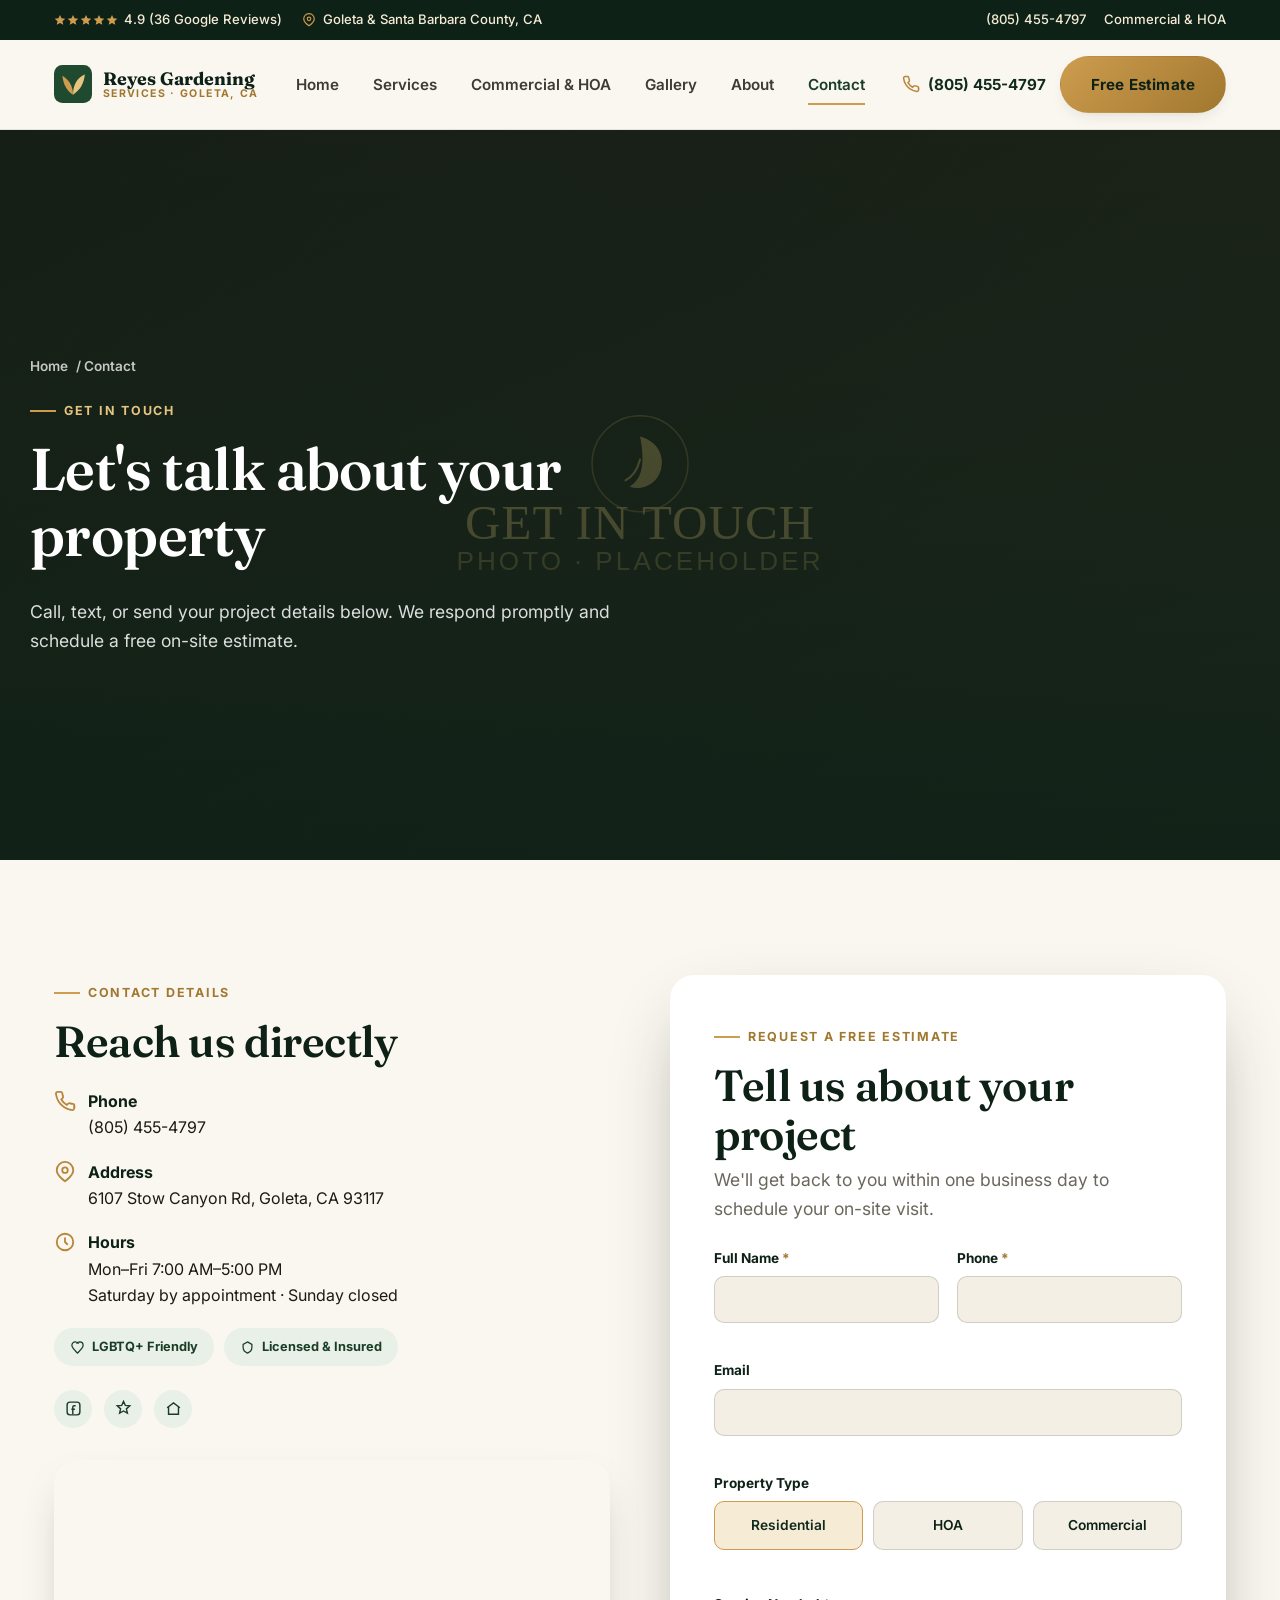
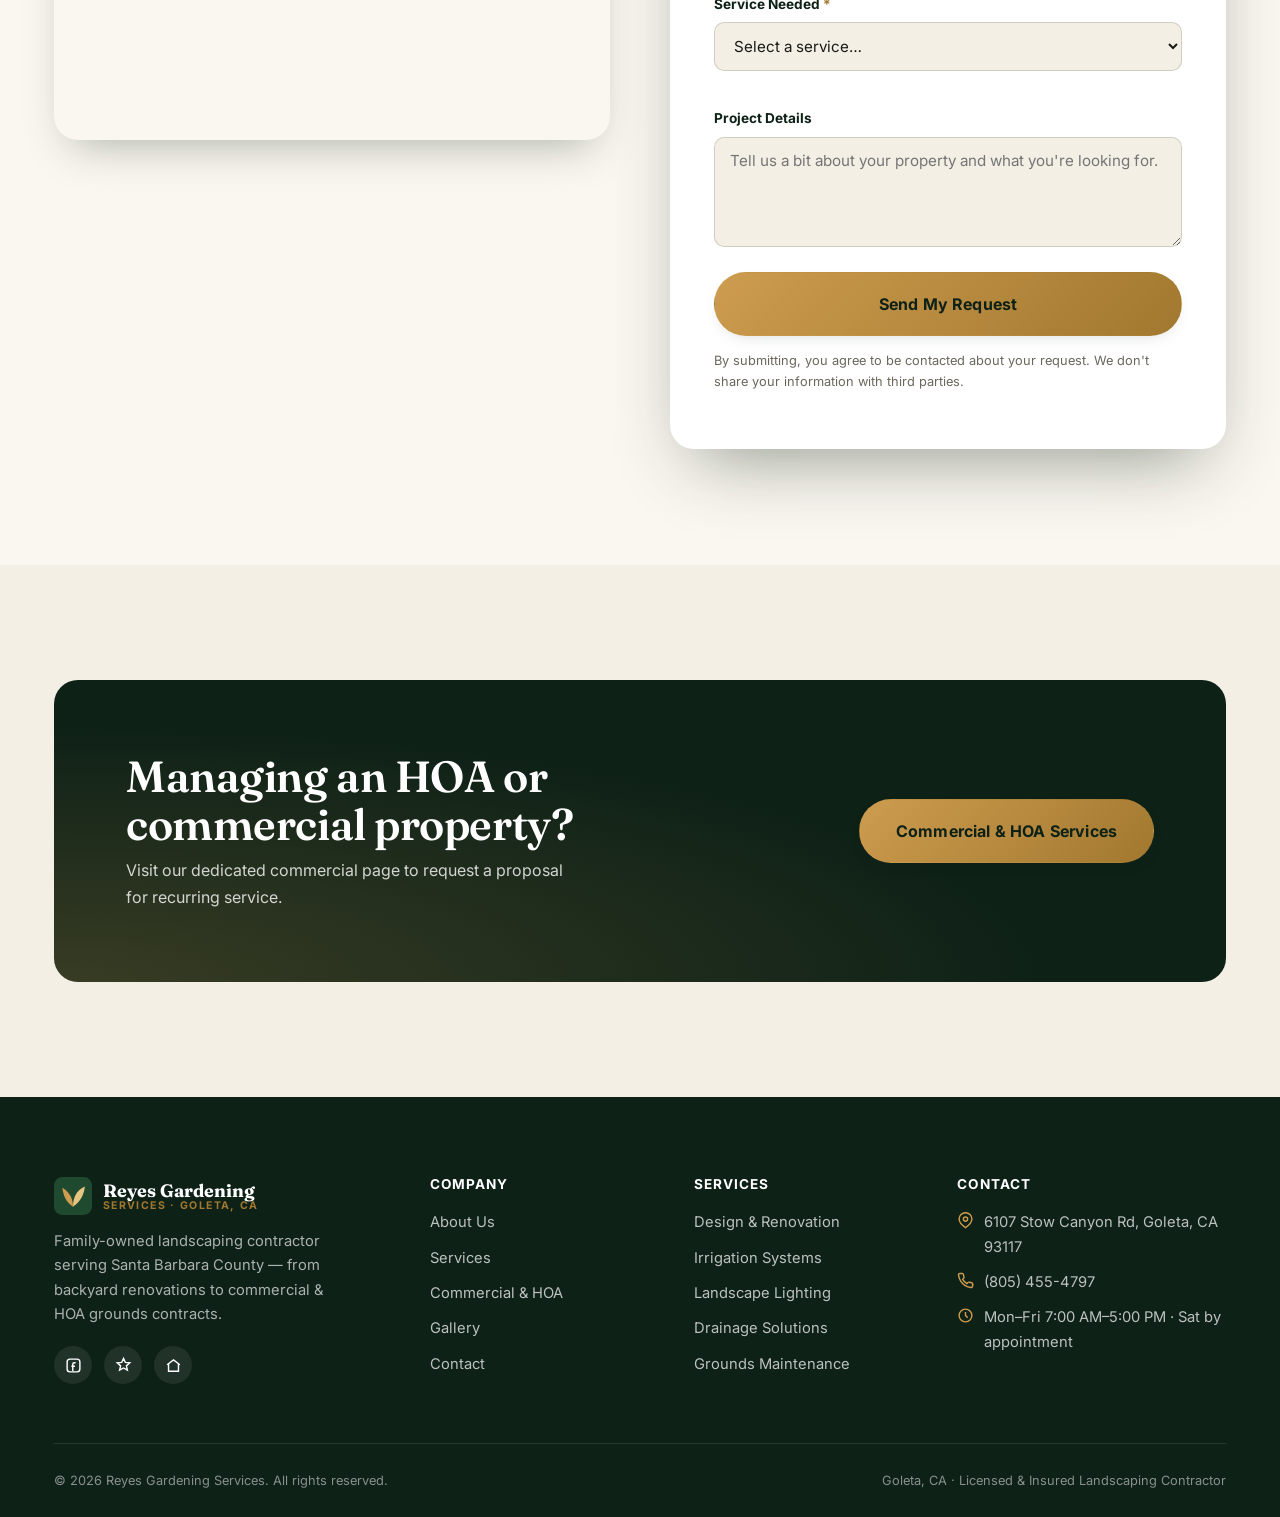
<file: contact.html>
<!DOCTYPE html>
<html lang="en">
<head>
<meta charset="UTF-8">
<meta name="viewport" content="width=device-width, initial-scale=1">
<title>Contact Us | Reyes Gardening Services — Goleta, CA</title>
<meta name="description" content="Request a free landscaping estimate from Reyes Gardening Services in Goleta, CA. Call (805) 455-4797 or send us your project details.">
<link rel="canonical" href="https://www.reyesgardeningservices.com/contact.html">
<link rel="icon" href="assets/img/favicon.svg" type="image/svg+xml">
<link rel="stylesheet" href="css/style.css">
</head>
<body>

<div class="topbar">
  <div class="container">
    <div class="topbar-scroll">
      <span class="topbar-item topbar-rating">
        <span class="stars"><svg viewBox="0 0 20 20" fill="currentColor"><path d="M10 1.5l2.6 5.7 6.2.6-4.7 4.2 1.4 6.1L10 15l-5.5 3.1 1.4-6.1L1.2 7.8l6.2-.6L10 1.5z"/></svg><svg viewBox="0 0 20 20" fill="currentColor"><path d="M10 1.5l2.6 5.7 6.2.6-4.7 4.2 1.4 6.1L10 15l-5.5 3.1 1.4-6.1L1.2 7.8l6.2-.6L10 1.5z"/></svg><svg viewBox="0 0 20 20" fill="currentColor"><path d="M10 1.5l2.6 5.7 6.2.6-4.7 4.2 1.4 6.1L10 15l-5.5 3.1 1.4-6.1L1.2 7.8l6.2-.6L10 1.5z"/></svg><svg viewBox="0 0 20 20" fill="currentColor"><path d="M10 1.5l2.6 5.7 6.2.6-4.7 4.2 1.4 6.1L10 15l-5.5 3.1 1.4-6.1L1.2 7.8l6.2-.6L10 1.5z"/></svg><svg viewBox="0 0 20 20" fill="currentColor"><path d="M10 1.5l2.6 5.7 6.2.6-4.7 4.2 1.4 6.1L10 15l-5.5 3.1 1.4-6.1L1.2 7.8l6.2-.6L10 1.5z"/></svg></span>
        4.9 (36 Google Reviews)
      </span>
      <span class="topbar-item">
        <svg viewBox="0 0 24 24" fill="none" stroke="currentColor" stroke-width="2"><path d="M21 10c0 6-9 12-9 12s-9-6-9-12a9 9 0 1118 0z"/><circle cx="12" cy="10" r="3"/></svg>
        Goleta &amp; Santa Barbara County, CA
      </span>
    </div>
    <div class="topbar-links">
      <a href="tel:+18054554797">(805) 455-4797</a>
      <a href="commercial.html">Commercial &amp; HOA</a>
    </div>
  </div>
</div>

<header class="site-header">
  <div class="container">
    <a href="index.html" class="brand">
      <svg class="brand-mark" viewBox="0 0 64 64"><rect width="64" height="64" rx="14" fill="#1f4a30"/><path d="M32 50 C32 34 24 24 14 18 C16 32 20 42 32 50 Z" fill="#cd9c4f"/><path d="M32 50 C32 30 42 20 52 16 C50 32 44 42 32 50 Z" fill="#e6c581"/></svg>
      <span class="brand-text"><span class="brand-name">Reyes Gardening</span><span class="brand-tag">Services · Goleta, CA</span></span>
    </a>
    <nav class="main-nav" id="main-nav">
      <a href="index.html">Home</a>
      <a href="services.html">Services</a>
      <a href="commercial.html">Commercial &amp; HOA</a>
      <a href="gallery.html">Gallery</a>
      <a href="about.html">About</a>
      <a href="contact.html" aria-current="page">Contact</a>
      <a href="tel:+18054554797" class="btn btn-primary nav-cta">Call Now</a>
    </nav>
    <div class="header-actions">
      <a href="tel:+18054554797" class="header-phone">
        <svg viewBox="0 0 24 24" fill="none" stroke="currentColor" stroke-width="2"><path d="M22 16.9v3a2 2 0 01-2.2 2 19.8 19.8 0 01-8.6-3.1 19.5 19.5 0 01-6-6 19.8 19.8 0 01-3.1-8.7A2 2 0 014.1 2h3a2 2 0 012 1.7c.1 1 .3 2 .7 3a2 2 0 01-.4 2.1L8 10.3a16 16 0 006 6l1.5-1.4a2 2 0 012.1-.4c1 .4 2 .6 3 .7a2 2 0 011.7 2z"/></svg>
        <span>(805) 455-4797</span>
      </a>
      <a href="#quote-form" class="btn btn-primary">Free Estimate</a>
      <button class="nav-toggle" aria-label="Toggle menu" aria-expanded="false" aria-controls="main-nav">
        <svg class="icon-open" viewBox="0 0 24 24" fill="none" stroke="currentColor" stroke-width="2"><path d="M4 7h16M4 12h16M4 17h16"/></svg>
        <svg class="icon-close" viewBox="0 0 24 24" fill="none" stroke="currentColor" stroke-width="2"><path d="M6 6l12 12M18 6L6 18"/></svg>
      </button>
    </div>
  </div>
</header>

<section class="page-hero">
  <div class="hero-media"><img src="assets/img/hero-contact.svg" alt="Contact Reyes Gardening Services"></div>
  <div class="container page-hero-inner">
    <p class="breadcrumb"><a href="index.html">Home</a> / Contact</p>
    <p class="eyebrow" style="color:var(--gold-300)">Get In Touch</p>
    <h1>Let's talk about your property</h1>
    <p class="lede">Call, text, or send your project details below. We respond promptly and schedule a free on-site estimate.</p>
  </div>
</section>

<section id="quote-form">
  <div class="container">
    <div class="two-col">
      <div class="reveal">
        <p class="eyebrow">Contact Details</p>
        <h2>Reach us directly</h2>
        <ul class="footer-contact" style="margin-top:20px;">
          <li style="display:flex;gap:12px;align-items:flex-start;margin-bottom:18px;">
            <svg viewBox="0 0 24 24" fill="none" stroke="currentColor" stroke-width="2" style="width:22px;height:22px;color:var(--gold-600);flex-shrink:0;"><path d="M22 16.9v3a2 2 0 01-2.2 2 19.8 19.8 0 01-8.6-3.1 19.5 19.5 0 01-6-6 19.8 19.8 0 01-3.1-8.7A2 2 0 014.1 2h3a2 2 0 012 1.7c.1 1 .3 2 .7 3a2 2 0 01-.4 2.1L8 10.3a16 16 0 006 6l1.5-1.4a2 2 0 012.1-.4c1 .4 2 .6 3 .7a2 2 0 011.7 2z"/></svg>
            <span><strong style="display:block;color:var(--green-950);">Phone</strong><a href="tel:+18054554797">(805) 455-4797</a></span>
          </li>
          <li style="display:flex;gap:12px;align-items:flex-start;margin-bottom:18px;">
            <svg viewBox="0 0 24 24" fill="none" stroke="currentColor" stroke-width="2" style="width:22px;height:22px;color:var(--gold-600);flex-shrink:0;"><path d="M21 10c0 6-9 12-9 12s-9-6-9-12a9 9 0 1118 0z"/><circle cx="12" cy="10" r="3"/></svg>
            <span><strong style="display:block;color:var(--green-950);">Address</strong>6107 Stow Canyon Rd, Goleta, CA 93117</span>
          </li>
          <li style="display:flex;gap:12px;align-items:flex-start;margin-bottom:18px;">
            <svg viewBox="0 0 24 24" fill="none" stroke="currentColor" stroke-width="2" style="width:22px;height:22px;color:var(--gold-600);flex-shrink:0;"><circle cx="12" cy="12" r="9"/><path d="M12 7v5l3 3"/></svg>
            <span><strong style="display:block;color:var(--green-950);">Hours</strong>Mon–Fri 7:00 AM–5:00 PM<br>Saturday by appointment · Sunday closed</span>
          </li>
        </ul>
        <div class="badge-row">
          <span class="badge-pill"><svg viewBox="0 0 24 24" fill="none" stroke="currentColor" stroke-width="2"><path d="M12 21C7 16 3 12.3 3 8.5 3 5.4 5.4 3 8.5 3c1.7 0 3.2.8 4.2 2.1L12 5.1l-.7-.1c1-1.3 2.5-2.1 4.2-2.1C18.6 3 21 5.4 21 8.5 21 12.3 17 16 12 21z"/></svg> LGBTQ+ Friendly</span>
          <span class="badge-pill"><svg viewBox="0 0 24 24" fill="none" stroke="currentColor" stroke-width="2"><path d="M12 3l7 4v5c0 5-3.5 7.5-7 9-3.5-1.5-7-4-7-9V7l7-4z"/></svg> Licensed &amp; Insured</span>
        </div>
        <div class="social-row" style="margin-top:24px;">
          <a href="https://www.facebook.com/RGardeningsb/" target="_blank" rel="noopener" aria-label="Facebook" style="background:var(--green-100);"><svg viewBox="0 0 24 24" fill="none" stroke="#1a3d28" stroke-width="2"><rect x="3" y="3" width="18" height="18" rx="4"/><path d="M15 8h-2a2 2 0 00-2 2v10M9 13h5"/></svg></a>
          <a href="https://www.yelp.com/biz/reyes-gardening-services-goleta" target="_blank" rel="noopener" aria-label="Yelp" style="background:var(--green-100);"><svg viewBox="0 0 24 24" fill="none" stroke="#1a3d28" stroke-width="2"><path d="M12 2l2.6 5.7 6.2.6-4.7 4.2 1.4 6.1L12 15.5l-5.5 3.1 1.4-6.1-4.7-4.2 6.2-.6L12 2z"/></svg></a>
          <a href="https://nextdoor.com/pages/reyes-gardening-services-1/" target="_blank" rel="noopener" aria-label="Nextdoor" style="background:var(--green-100);"><svg viewBox="0 0 24 24" fill="none" stroke="#1a3d28" stroke-width="2"><path d="M3 11l9-7 9 7M5 10v10h14V10"/></svg></a>
        </div>

        <div style="margin-top:32px;">
          <iframe class="map-embed" loading="lazy" referrerpolicy="no-referrer-when-downgrade"
            src="https://www.google.com/maps?q=6107+Stow+Canyon+Rd,+Goleta,+CA+93117&output=embed"
            title="Reyes Gardening Services location map" style="min-height:280px;"></iframe>
        </div>
      </div>

      <div class="form-card reveal">
        <p class="eyebrow">Request a Free Estimate</p>
        <h2 style="margin-bottom:6px;">Tell us about your project</h2>
        <p class="lede" style="margin-bottom:24px;">We'll get back to you within one business day to schedule your on-site visit.</p>
        <form data-lead-form action="https://formspree.io/f/REPLACE_WITH_FORM_ENDPOINT" method="POST">
          <div class="form-grid">
            <div class="field">
              <label for="name">Full Name <span class="req">*</span></label>
              <input id="name" name="name" type="text" required autocomplete="name">
            </div>
            <div class="field">
              <label for="phone">Phone <span class="req">*</span></label>
              <input id="phone" name="phone" type="tel" required autocomplete="tel">
            </div>
            <div class="field full">
              <label for="email">Email</label>
              <input id="email" name="email" type="email" autocomplete="email">
            </div>
            <div class="field full">
              <label>Property Type</label>
              <div class="segmented">
                <label><input type="radio" name="property_type" value="Residential" checked><span>Residential</span></label>
                <label><input type="radio" name="property_type" value="HOA"><span>HOA</span></label>
                <label><input type="radio" name="property_type" value="Commercial"><span>Commercial</span></label>
              </div>
            </div>
            <div class="field full">
              <label for="service">Service Needed <span class="req">*</span></label>
              <select id="service" name="service" required>
                <option value="">Select a service…</option>
                <option>Landscape Design / Renovation</option>
                <option>Irrigation System</option>
                <option>Landscape Lighting</option>
                <option>Drainage Solution</option>
                <option>Drought-Tolerant / Xeriscape Planting</option>
                <option>Hardscape / Patio</option>
                <option>Garden Maintenance</option>
                <option>Commercial / HOA Contract</option>
                <option>Not Sure / Other</option>
              </select>
            </div>
            <div class="field full">
              <label for="message">Project Details</label>
              <textarea id="message" name="message" placeholder="Tell us a bit about your property and what you're looking for."></textarea>
            </div>
          </div>
          <button type="submit" class="btn btn-primary btn-lg btn-block">Send My Request</button>
          <p class="form-note">By submitting, you agree to be contacted about your request. We don't share your information with third parties.</p>
          <div class="form-status" role="status" aria-live="polite"></div>
        </form>
      </div>
    </div>
  </div>
</section>

<section class="bg-paper">
  <div class="container">
    <div class="cta-banner" style="background:var(--green-950);">
      <div>
        <h2>Managing an HOA or commercial property?</h2>
        <p>Visit our dedicated commercial page to request a proposal for recurring service.</p>
      </div>
      <div class="cta-actions">
        <a href="commercial.html" class="btn btn-primary btn-lg">Commercial &amp; HOA Services</a>
      </div>
    </div>
  </div>
</section>

<footer class="site-footer">
  <div class="container">
    <div class="footer-grid">
      <div class="footer-brand">
        <a href="index.html" class="brand">
          <svg class="brand-mark" viewBox="0 0 64 64"><rect width="64" height="64" rx="14" fill="#1f4a30"/><path d="M32 50 C32 34 24 24 14 18 C16 32 20 42 32 50 Z" fill="#cd9c4f"/><path d="M32 50 C32 30 42 20 52 16 C50 32 44 42 32 50 Z" fill="#e6c581"/></svg>
          <span class="brand-text"><span class="brand-name" style="color:#fff">Reyes Gardening</span><span class="brand-tag">Services · Goleta, CA</span></span>
        </a>
        <p>Family-owned landscaping contractor serving Santa Barbara County — from backyard renovations to commercial &amp; HOA grounds contracts.</p>
        <div class="social-row">
          <a href="https://www.facebook.com/RGardeningsb/" target="_blank" rel="noopener" aria-label="Facebook"><svg viewBox="0 0 24 24" fill="none" stroke="currentColor" stroke-width="2"><rect x="3" y="3" width="18" height="18" rx="4"/><path d="M15 8h-2a2 2 0 00-2 2v10M9 13h5"/></svg></a>
          <a href="https://www.yelp.com/biz/reyes-gardening-services-goleta" target="_blank" rel="noopener" aria-label="Yelp"><svg viewBox="0 0 24 24" fill="none" stroke="currentColor" stroke-width="2"><path d="M12 2l2.6 5.7 6.2.6-4.7 4.2 1.4 6.1L12 15.5l-5.5 3.1 1.4-6.1-4.7-4.2 6.2-.6L12 2z"/></svg></a>
          <a href="https://nextdoor.com/pages/reyes-gardening-services-1/" target="_blank" rel="noopener" aria-label="Nextdoor"><svg viewBox="0 0 24 24" fill="none" stroke="currentColor" stroke-width="2"><path d="M3 11l9-7 9 7M5 10v10h14V10"/></svg></a>
        </div>
      </div>
      <div class="footer-col">
        <h4>Company</h4>
        <ul>
          <li><a href="about.html">About Us</a></li>
          <li><a href="services.html">Services</a></li>
          <li><a href="commercial.html">Commercial &amp; HOA</a></li>
          <li><a href="gallery.html">Gallery</a></li>
          <li><a href="contact.html">Contact</a></li>
        </ul>
      </div>
      <div class="footer-col">
        <h4>Services</h4>
        <ul>
          <li><a href="services.html#design">Design &amp; Renovation</a></li>
          <li><a href="services.html#irrigation">Irrigation Systems</a></li>
          <li><a href="services.html#lighting">Landscape Lighting</a></li>
          <li><a href="services.html#drainage">Drainage Solutions</a></li>
          <li><a href="services.html#maintenance">Grounds Maintenance</a></li>
        </ul>
      </div>
      <div class="footer-col footer-contact">
        <h4>Contact</h4>
        <ul>
          <li><svg viewBox="0 0 24 24" fill="none" stroke="currentColor" stroke-width="2"><path d="M21 10c0 6-9 12-9 12s-9-6-9-12a9 9 0 1118 0z"/><circle cx="12" cy="10" r="3"/></svg> 6107 Stow Canyon Rd, Goleta, CA 93117</li>
          <li><svg viewBox="0 0 24 24" fill="none" stroke="currentColor" stroke-width="2"><path d="M22 16.9v3a2 2 0 01-2.2 2 19.8 19.8 0 01-8.6-3.1 19.5 19.5 0 01-6-6 19.8 19.8 0 01-3.1-8.7A2 2 0 014.1 2h3a2 2 0 012 1.7c.1 1 .3 2 .7 3a2 2 0 01-.4 2.1L8 10.3a16 16 0 006 6l1.5-1.4a2 2 0 012.1-.4c1 .4 2 .6 3 .7a2 2 0 011.7 2z"/></svg> <a href="tel:+18054554797">(805) 455-4797</a></li>
          <li><svg viewBox="0 0 24 24" fill="none" stroke="currentColor" stroke-width="2"><circle cx="12" cy="12" r="9"/><path d="M12 7v5l3 3"/></svg> Mon–Fri 7:00 AM–5:00 PM · Sat by appointment</li>
        </ul>
      </div>
    </div>
    <div class="footer-bottom">
      <span>© <span data-year></span> Reyes Gardening Services. All rights reserved.</span>
      <span>Goleta, CA · Licensed &amp; Insured Landscaping Contractor</span>
    </div>
  </div>
</footer>

<div class="mobile-cta-bar">
  <a href="tel:+18054554797" class="btn btn-outline-dark">Call Now</a>
  <a href="#quote-form" class="btn btn-primary">Free Estimate</a>
</div>

<script src="js/main.js"></script>
</body>
</html>
</file>
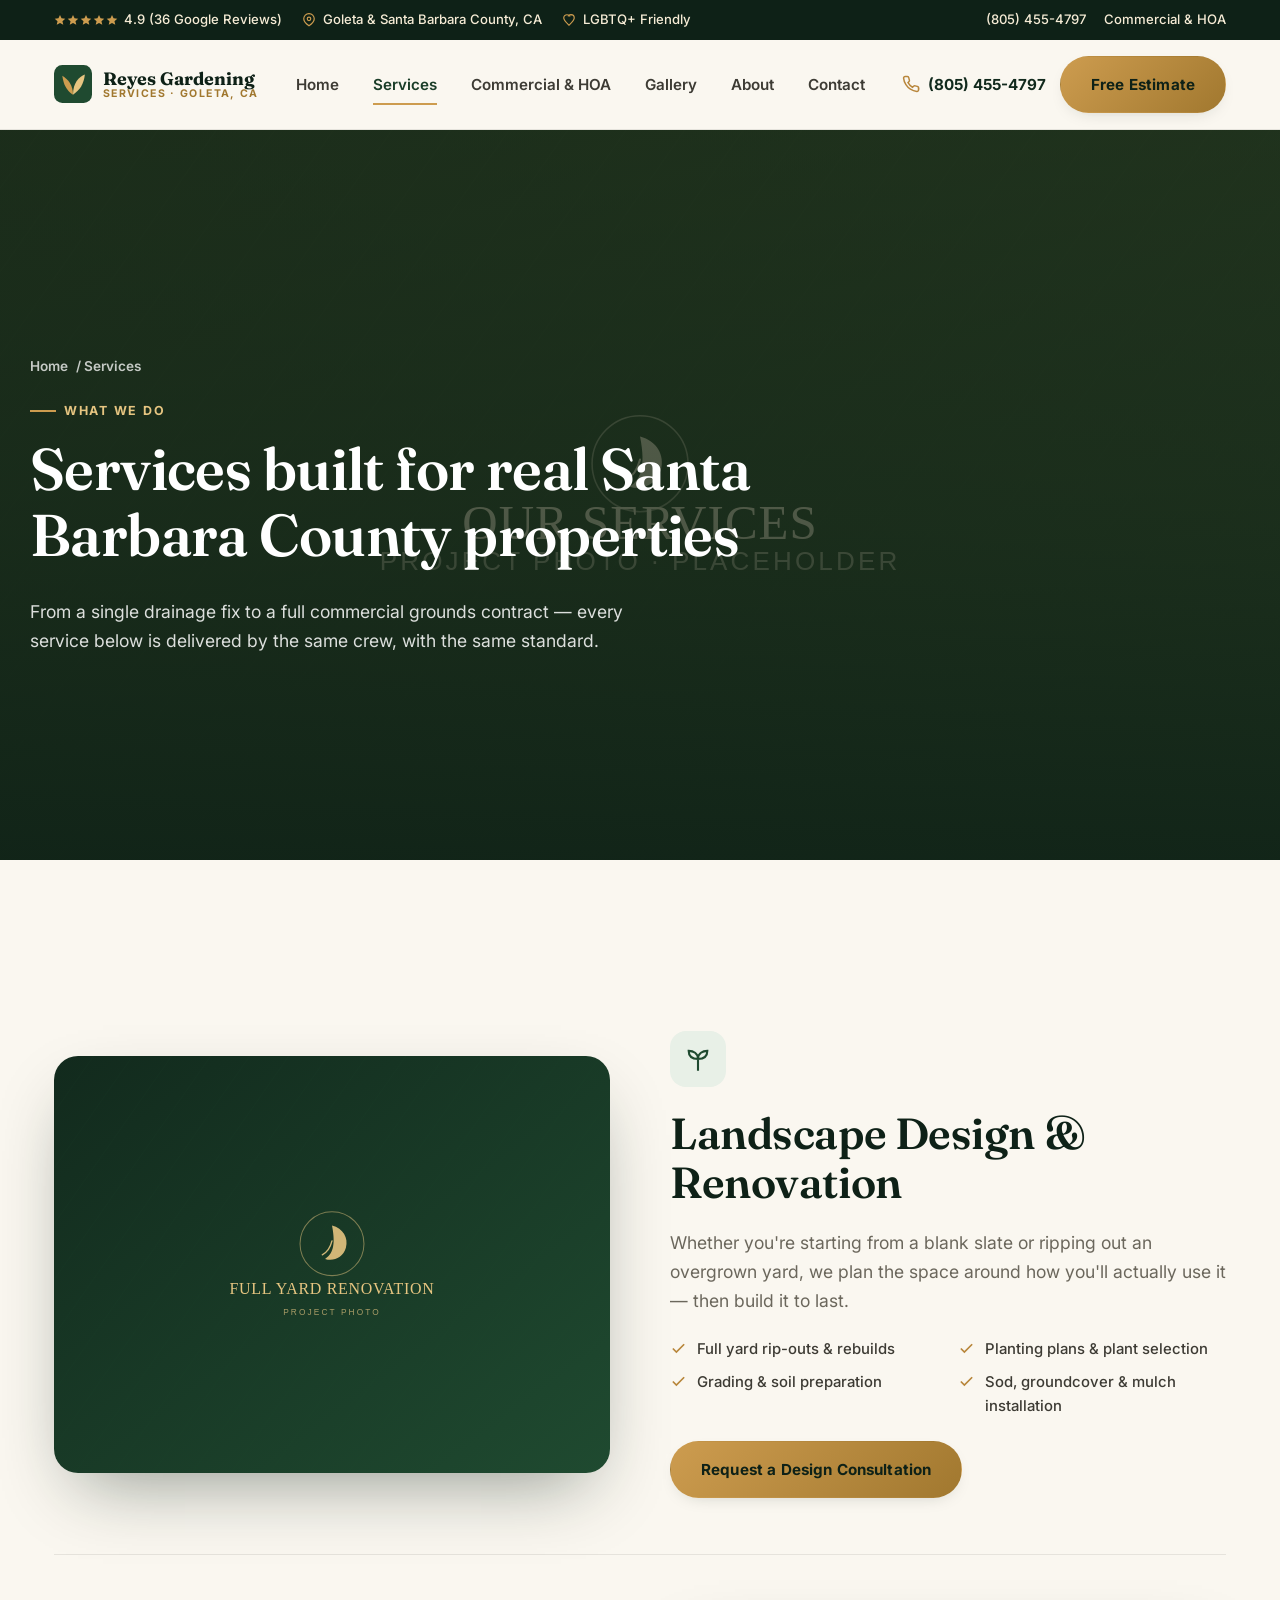
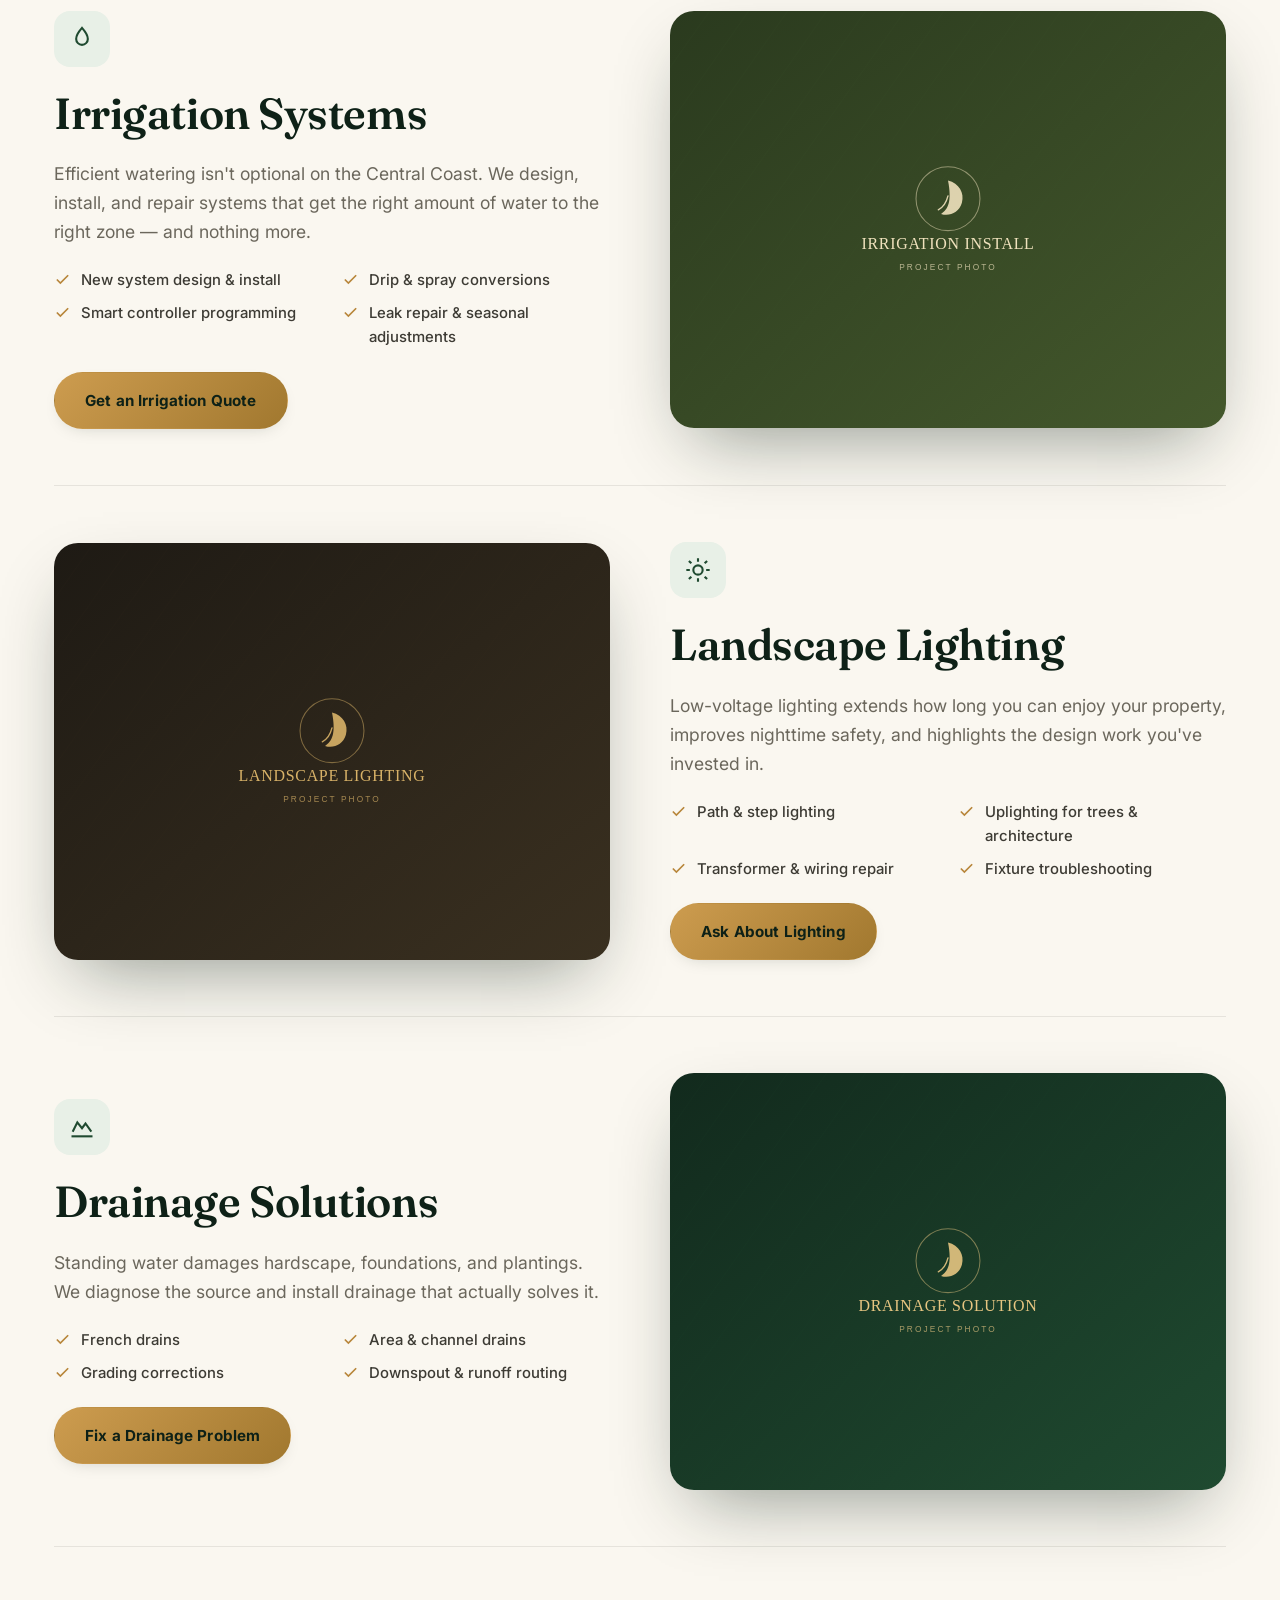
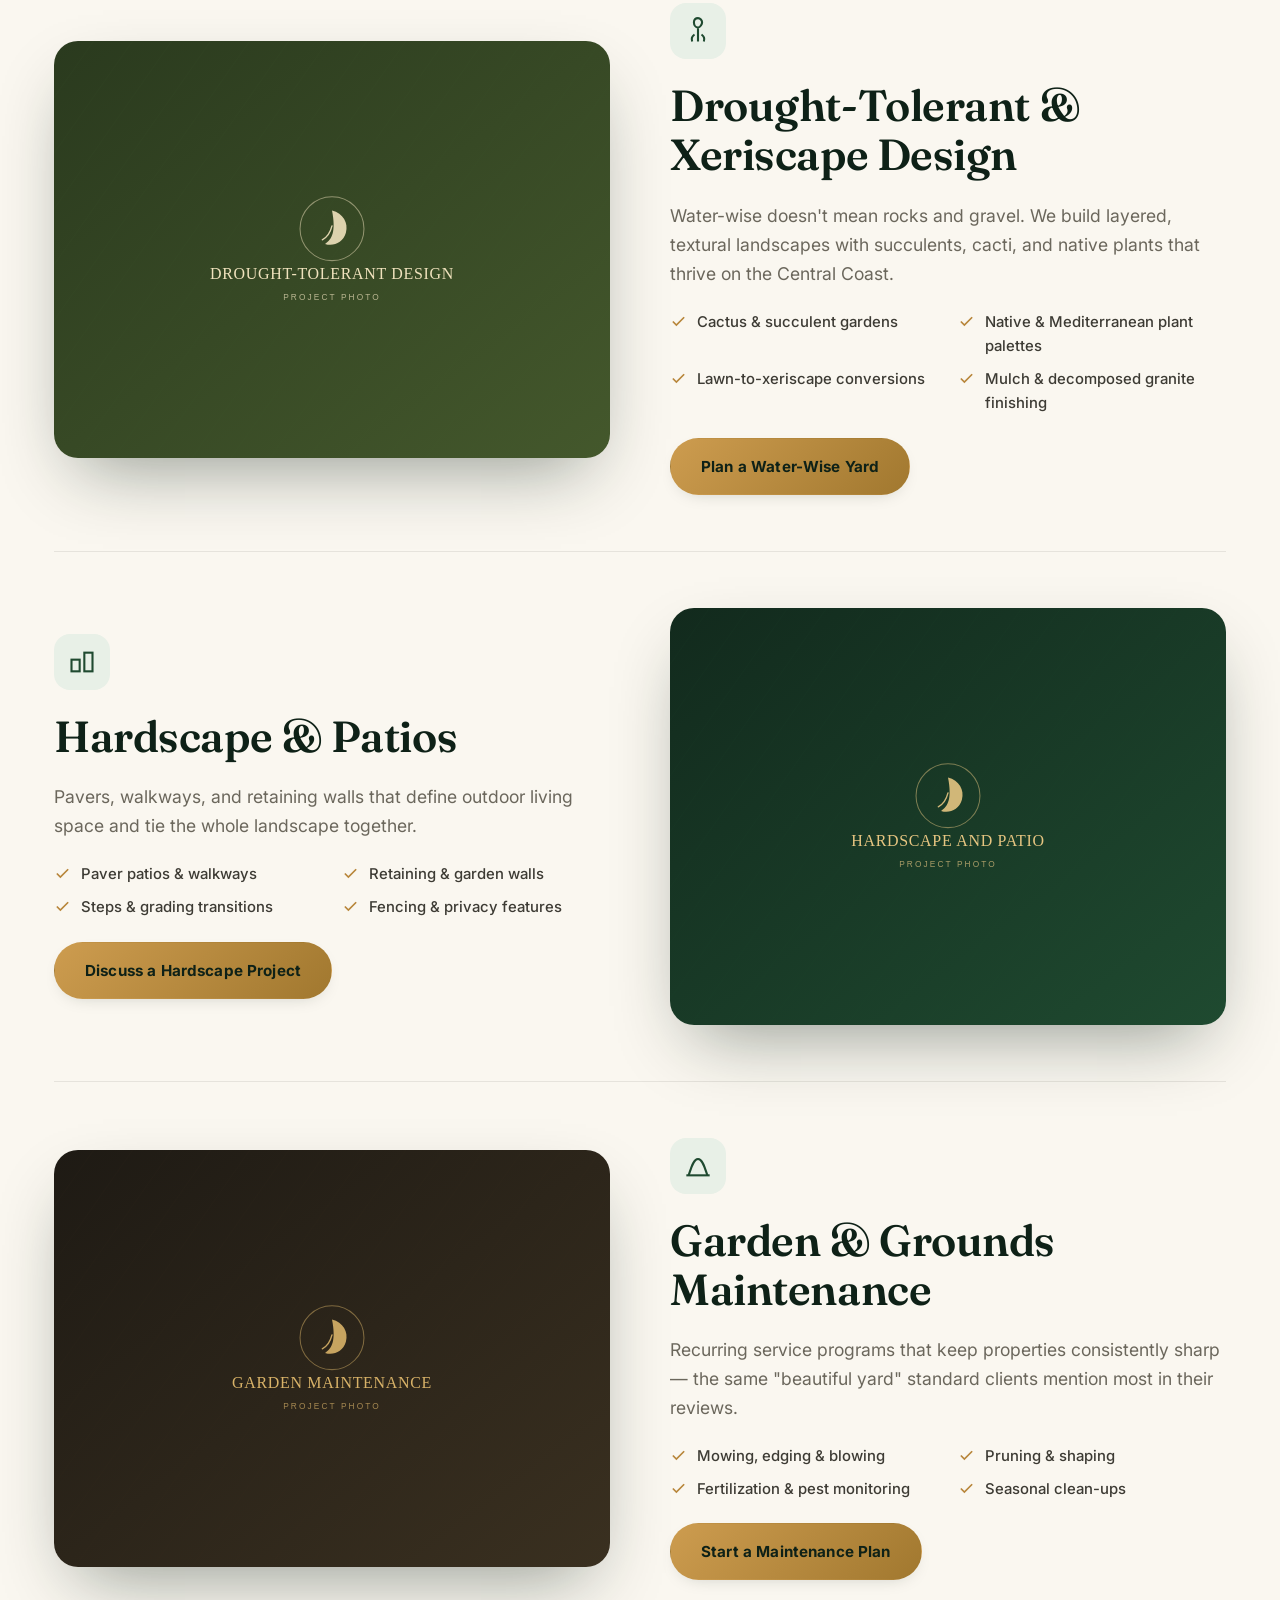
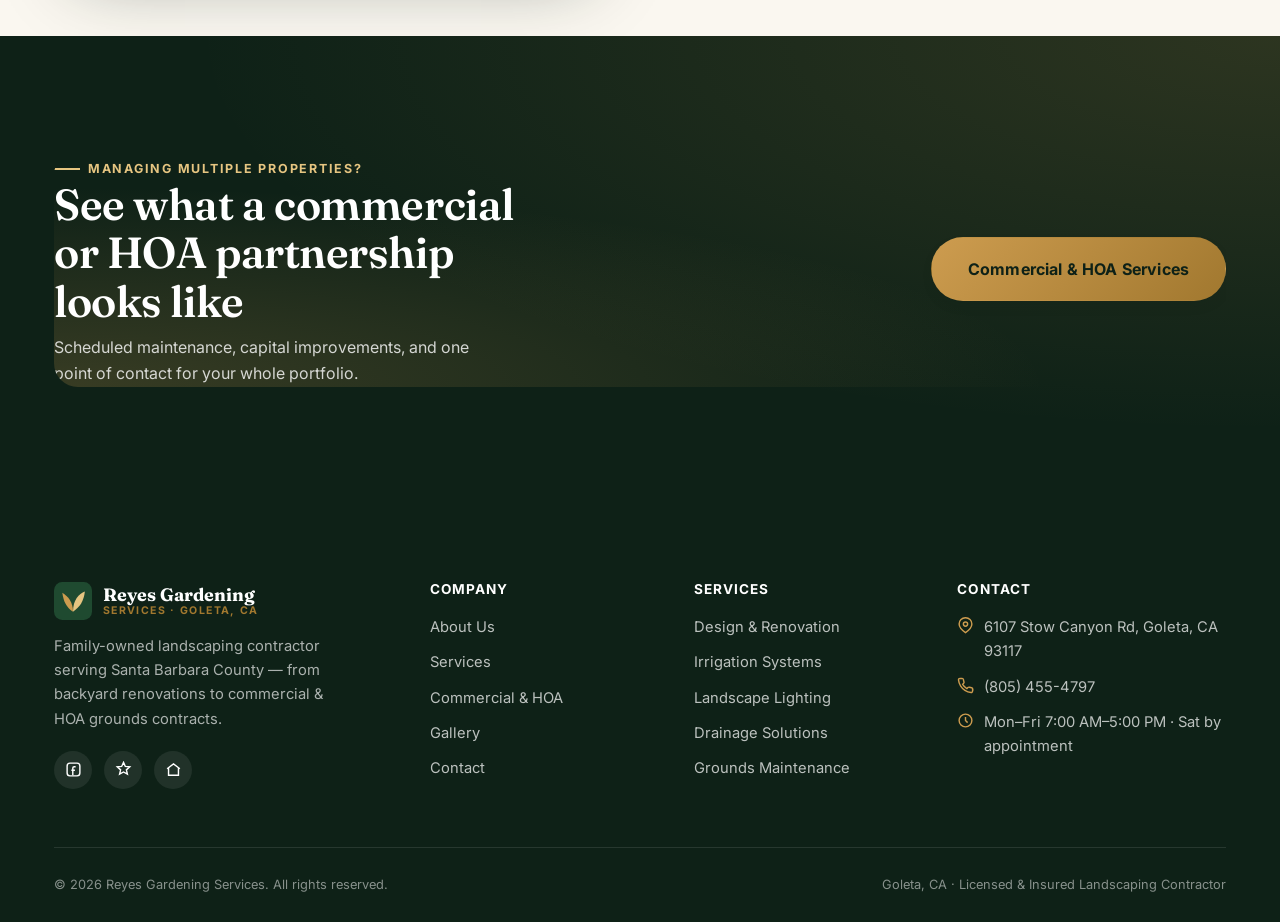
<file: services.html>
<!DOCTYPE html>
<html lang="en">
<head>
<meta charset="UTF-8">
<meta name="viewport" content="width=device-width, initial-scale=1">
<title>Landscaping Services | Reyes Gardening Services — Goleta, CA</title>
<meta name="description" content="Design &amp; renovation, irrigation, lighting, drainage, xeriscape, hardscape and maintenance services from Reyes Gardening Services in Goleta, CA.">
<link rel="canonical" href="https://www.reyesgardeningservices.com/services.html">
<link rel="icon" href="assets/img/favicon.svg" type="image/svg+xml">
<link rel="stylesheet" href="css/style.css">
</head>
<body>

<div class="topbar">
  <div class="container">
    <div class="topbar-scroll">
      <span class="topbar-item topbar-rating">
        <span class="stars"><svg viewBox="0 0 20 20" fill="currentColor"><path d="M10 1.5l2.6 5.7 6.2.6-4.7 4.2 1.4 6.1L10 15l-5.5 3.1 1.4-6.1L1.2 7.8l6.2-.6L10 1.5z"/></svg><svg viewBox="0 0 20 20" fill="currentColor"><path d="M10 1.5l2.6 5.7 6.2.6-4.7 4.2 1.4 6.1L10 15l-5.5 3.1 1.4-6.1L1.2 7.8l6.2-.6L10 1.5z"/></svg><svg viewBox="0 0 20 20" fill="currentColor"><path d="M10 1.5l2.6 5.7 6.2.6-4.7 4.2 1.4 6.1L10 15l-5.5 3.1 1.4-6.1L1.2 7.8l6.2-.6L10 1.5z"/></svg><svg viewBox="0 0 20 20" fill="currentColor"><path d="M10 1.5l2.6 5.7 6.2.6-4.7 4.2 1.4 6.1L10 15l-5.5 3.1 1.4-6.1L1.2 7.8l6.2-.6L10 1.5z"/></svg><svg viewBox="0 0 20 20" fill="currentColor"><path d="M10 1.5l2.6 5.7 6.2.6-4.7 4.2 1.4 6.1L10 15l-5.5 3.1 1.4-6.1L1.2 7.8l6.2-.6L10 1.5z"/></svg></span>
        4.9 (36 Google Reviews)
      </span>
      <span class="topbar-item">
        <svg viewBox="0 0 24 24" fill="none" stroke="currentColor" stroke-width="2"><path d="M21 10c0 6-9 12-9 12s-9-6-9-12a9 9 0 1118 0z"/><circle cx="12" cy="10" r="3"/></svg>
        Goleta &amp; Santa Barbara County, CA
      </span>
      <span class="topbar-item">
        <svg viewBox="0 0 24 24" fill="none" stroke="currentColor" stroke-width="2"><path d="M12 21C7 16 3 12.3 3 8.5 3 5.4 5.4 3 8.5 3c1.7 0 3.2.8 4.2 2.1L12 5.1l-.7-.1c1-1.3 2.5-2.1 4.2-2.1C18.6 3 21 5.4 21 8.5 21 12.3 17 16 12 21z"/></svg>
        LGBTQ+ Friendly
      </span>
    </div>
    <div class="topbar-links">
      <a href="tel:+18054554797">(805) 455-4797</a>
      <a href="commercial.html">Commercial &amp; HOA</a>
    </div>
  </div>
</div>

<header class="site-header">
  <div class="container">
    <a href="index.html" class="brand">
      <svg class="brand-mark" viewBox="0 0 64 64"><rect width="64" height="64" rx="14" fill="#1f4a30"/><path d="M32 50 C32 34 24 24 14 18 C16 32 20 42 32 50 Z" fill="#cd9c4f"/><path d="M32 50 C32 30 42 20 52 16 C50 32 44 42 32 50 Z" fill="#e6c581"/></svg>
      <span class="brand-text"><span class="brand-name">Reyes Gardening</span><span class="brand-tag">Services · Goleta, CA</span></span>
    </a>
    <nav class="main-nav" id="main-nav">
      <a href="index.html">Home</a>
      <a href="services.html" aria-current="page">Services</a>
      <a href="commercial.html">Commercial &amp; HOA</a>
      <a href="gallery.html">Gallery</a>
      <a href="about.html">About</a>
      <a href="contact.html">Contact</a>
      <a href="contact.html" class="btn btn-primary nav-cta">Get Free Estimate</a>
    </nav>
    <div class="header-actions">
      <a href="tel:+18054554797" class="header-phone">
        <svg viewBox="0 0 24 24" fill="none" stroke="currentColor" stroke-width="2"><path d="M22 16.9v3a2 2 0 01-2.2 2 19.8 19.8 0 01-8.6-3.1 19.5 19.5 0 01-6-6 19.8 19.8 0 01-3.1-8.7A2 2 0 014.1 2h3a2 2 0 012 1.7c.1 1 .3 2 .7 3a2 2 0 01-.4 2.1L8 10.3a16 16 0 006 6l1.5-1.4a2 2 0 012.1-.4c1 .4 2 .6 3 .7a2 2 0 011.7 2z"/></svg>
        <span>(805) 455-4797</span>
      </a>
      <a href="contact.html" class="btn btn-primary">Free Estimate</a>
      <button class="nav-toggle" aria-label="Toggle menu" aria-expanded="false" aria-controls="main-nav">
        <svg class="icon-open" viewBox="0 0 24 24" fill="none" stroke="currentColor" stroke-width="2"><path d="M4 7h16M4 12h16M4 17h16"/></svg>
        <svg class="icon-close" viewBox="0 0 24 24" fill="none" stroke="currentColor" stroke-width="2"><path d="M6 6l12 12M18 6L6 18"/></svg>
      </button>
    </div>
  </div>
</header>

<section class="page-hero">
  <div class="hero-media"><img src="assets/img/hero-services.svg" alt="Landscaping services overview"></div>
  <div class="container page-hero-inner">
    <p class="breadcrumb"><a href="index.html">Home</a> / Services</p>
    <p class="eyebrow" style="color:var(--gold-300)">What We Do</p>
    <h1>Services built for real Santa Barbara County properties</h1>
    <p class="lede">From a single drainage fix to a full commercial grounds contract — every service below is delivered by the same crew, with the same standard.</p>
  </div>
</section>

<section style="padding-bottom:0;">
  <div class="container">

    <div id="design" class="service-detail split">
      <div class="split-media reveal">
        <img src="assets/img/gallery-01.svg" alt="Landscape design and renovation project">
      </div>
      <div class="reveal">
        <div class="service-icon"><svg viewBox="0 0 24 24" fill="none" stroke="currentColor" stroke-width="1.8"><path d="M12 22V12M12 12C12 7 8 5 4 5c0 5 3 7 8 7zM12 12c0-5 4-7 8-7 0 5-3 7-8 7z"/></svg></div>
        <h2>Landscape Design &amp; Renovation</h2>
        <p class="lede">Whether you're starting from a blank slate or ripping out an overgrown yard, we plan the space around how you'll actually use it — then build it to last.</p>
        <ul class="included-list">
          <li><svg viewBox="0 0 24 24" fill="none" stroke="currentColor" stroke-width="2.4"><path d="M20 6L9 17l-5-5"/></svg> Full yard rip-outs &amp; rebuilds</li>
          <li><svg viewBox="0 0 24 24" fill="none" stroke="currentColor" stroke-width="2.4"><path d="M20 6L9 17l-5-5"/></svg> Planting plans &amp; plant selection</li>
          <li><svg viewBox="0 0 24 24" fill="none" stroke="currentColor" stroke-width="2.4"><path d="M20 6L9 17l-5-5"/></svg> Grading &amp; soil preparation</li>
          <li><svg viewBox="0 0 24 24" fill="none" stroke="currentColor" stroke-width="2.4"><path d="M20 6L9 17l-5-5"/></svg> Sod, groundcover &amp; mulch installation</li>
        </ul>
        <a href="contact.html" class="btn btn-primary">Request a Design Consultation</a>
      </div>
    </div>

    <div id="irrigation" class="service-detail split reverse">
      <div class="split-media reveal">
        <img src="assets/img/gallery-02.svg" alt="Irrigation system installation and repair">
      </div>
      <div class="reveal">
        <div class="service-icon"><svg viewBox="0 0 24 24" fill="none" stroke="currentColor" stroke-width="1.8"><path d="M12 2.5s5 5.6 5 9.5a5 5 0 01-10 0c0-3.9 5-9.5 5-9.5z"/></svg></div>
        <h2>Irrigation Systems</h2>
        <p class="lede">Efficient watering isn't optional on the Central Coast. We design, install, and repair systems that get the right amount of water to the right zone — and nothing more.</p>
        <ul class="included-list">
          <li><svg viewBox="0 0 24 24" fill="none" stroke="currentColor" stroke-width="2.4"><path d="M20 6L9 17l-5-5"/></svg> New system design &amp; install</li>
          <li><svg viewBox="0 0 24 24" fill="none" stroke="currentColor" stroke-width="2.4"><path d="M20 6L9 17l-5-5"/></svg> Drip &amp; spray conversions</li>
          <li><svg viewBox="0 0 24 24" fill="none" stroke="currentColor" stroke-width="2.4"><path d="M20 6L9 17l-5-5"/></svg> Smart controller programming</li>
          <li><svg viewBox="0 0 24 24" fill="none" stroke="currentColor" stroke-width="2.4"><path d="M20 6L9 17l-5-5"/></svg> Leak repair &amp; seasonal adjustments</li>
        </ul>
        <a href="contact.html" class="btn btn-primary">Get an Irrigation Quote</a>
      </div>
    </div>

    <div id="lighting" class="service-detail split">
      <div class="split-media reveal">
        <img src="assets/img/gallery-03.svg" alt="Landscape lighting installation and repair">
      </div>
      <div class="reveal">
        <div class="service-icon"><svg viewBox="0 0 24 24" fill="none" stroke="currentColor" stroke-width="1.8"><path d="M12 2v3M12 19v3M4.2 4.2l2.1 2.1M17.7 17.7l2.1 2.1M2 12h3M19 12h3M4.2 19.8l2.1-2.1M17.7 6.3l2.1-2.1"/><circle cx="12" cy="12" r="4"/></svg></div>
        <h2>Landscape Lighting</h2>
        <p class="lede">Low-voltage lighting extends how long you can enjoy your property, improves nighttime safety, and highlights the design work you've invested in.</p>
        <ul class="included-list">
          <li><svg viewBox="0 0 24 24" fill="none" stroke="currentColor" stroke-width="2.4"><path d="M20 6L9 17l-5-5"/></svg> Path &amp; step lighting</li>
          <li><svg viewBox="0 0 24 24" fill="none" stroke="currentColor" stroke-width="2.4"><path d="M20 6L9 17l-5-5"/></svg> Uplighting for trees &amp; architecture</li>
          <li><svg viewBox="0 0 24 24" fill="none" stroke="currentColor" stroke-width="2.4"><path d="M20 6L9 17l-5-5"/></svg> Transformer &amp; wiring repair</li>
          <li><svg viewBox="0 0 24 24" fill="none" stroke="currentColor" stroke-width="2.4"><path d="M20 6L9 17l-5-5"/></svg> Fixture troubleshooting</li>
        </ul>
        <a href="contact.html" class="btn btn-primary">Ask About Lighting</a>
      </div>
    </div>

    <div id="drainage" class="service-detail split reverse">
      <div class="split-media reveal">
        <img src="assets/img/gallery-04.svg" alt="Drainage system installation">
      </div>
      <div class="reveal">
        <div class="service-icon"><svg viewBox="0 0 24 24" fill="none" stroke="currentColor" stroke-width="1.8"><path d="M4 16l4-8 4 5 3-4 5 7"/><path d="M3 20h18"/></svg></div>
        <h2>Drainage Solutions</h2>
        <p class="lede">Standing water damages hardscape, foundations, and plantings. We diagnose the source and install drainage that actually solves it.</p>
        <ul class="included-list">
          <li><svg viewBox="0 0 24 24" fill="none" stroke="currentColor" stroke-width="2.4"><path d="M20 6L9 17l-5-5"/></svg> French drains</li>
          <li><svg viewBox="0 0 24 24" fill="none" stroke="currentColor" stroke-width="2.4"><path d="M20 6L9 17l-5-5"/></svg> Area &amp; channel drains</li>
          <li><svg viewBox="0 0 24 24" fill="none" stroke="currentColor" stroke-width="2.4"><path d="M20 6L9 17l-5-5"/></svg> Grading corrections</li>
          <li><svg viewBox="0 0 24 24" fill="none" stroke="currentColor" stroke-width="2.4"><path d="M20 6L9 17l-5-5"/></svg> Downspout &amp; runoff routing</li>
        </ul>
        <a href="contact.html" class="btn btn-primary">Fix a Drainage Problem</a>
      </div>
    </div>

    <div id="xeriscape" class="service-detail split">
      <div class="split-media reveal">
        <img src="assets/img/gallery-05.svg" alt="Drought tolerant xeriscape and cactus planting">
      </div>
      <div class="reveal">
        <div class="service-icon"><svg viewBox="0 0 24 24" fill="none" stroke="currentColor" stroke-width="1.8"><path d="M12 21V9M12 9c-2 0-3.5-2-3.5-4.5S10 1 12 1s3.5 2 3.5 3.5S14 9 12 9zM7 21c-1-3 .5-5 2-6M17 21c1-3-.5-5-2-6"/></svg></div>
        <h2>Drought-Tolerant &amp; Xeriscape Design</h2>
        <p class="lede">Water-wise doesn't mean rocks and gravel. We build layered, textural landscapes with succulents, cacti, and native plants that thrive on the Central Coast.</p>
        <ul class="included-list">
          <li><svg viewBox="0 0 24 24" fill="none" stroke="currentColor" stroke-width="2.4"><path d="M20 6L9 17l-5-5"/></svg> Cactus &amp; succulent gardens</li>
          <li><svg viewBox="0 0 24 24" fill="none" stroke="currentColor" stroke-width="2.4"><path d="M20 6L9 17l-5-5"/></svg> Native &amp; Mediterranean plant palettes</li>
          <li><svg viewBox="0 0 24 24" fill="none" stroke="currentColor" stroke-width="2.4"><path d="M20 6L9 17l-5-5"/></svg> Lawn-to-xeriscape conversions</li>
          <li><svg viewBox="0 0 24 24" fill="none" stroke="currentColor" stroke-width="2.4"><path d="M20 6L9 17l-5-5"/></svg> Mulch &amp; decomposed granite finishing</li>
        </ul>
        <a href="contact.html" class="btn btn-primary">Plan a Water-Wise Yard</a>
      </div>
    </div>

    <div id="hardscape" class="service-detail split reverse">
      <div class="split-media reveal">
        <img src="assets/img/gallery-07.svg" alt="Hardscape patio and paver installation">
      </div>
      <div class="reveal">
        <div class="service-icon"><svg viewBox="0 0 24 24" fill="none" stroke="currentColor" stroke-width="1.8"><rect x="3" y="10" width="7" height="10"/><rect x="14" y="4" width="7" height="16"/></svg></div>
        <h2>Hardscape &amp; Patios</h2>
        <p class="lede">Pavers, walkways, and retaining walls that define outdoor living space and tie the whole landscape together.</p>
        <ul class="included-list">
          <li><svg viewBox="0 0 24 24" fill="none" stroke="currentColor" stroke-width="2.4"><path d="M20 6L9 17l-5-5"/></svg> Paver patios &amp; walkways</li>
          <li><svg viewBox="0 0 24 24" fill="none" stroke="currentColor" stroke-width="2.4"><path d="M20 6L9 17l-5-5"/></svg> Retaining &amp; garden walls</li>
          <li><svg viewBox="0 0 24 24" fill="none" stroke="currentColor" stroke-width="2.4"><path d="M20 6L9 17l-5-5"/></svg> Steps &amp; grading transitions</li>
          <li><svg viewBox="0 0 24 24" fill="none" stroke="currentColor" stroke-width="2.4"><path d="M20 6L9 17l-5-5"/></svg> Fencing &amp; privacy features</li>
        </ul>
        <a href="contact.html" class="btn btn-primary">Discuss a Hardscape Project</a>
      </div>
    </div>

    <div id="maintenance" class="service-detail split">
      <div class="split-media reveal">
        <img src="assets/img/gallery-06.svg" alt="Ongoing garden and grounds maintenance">
      </div>
      <div class="reveal">
        <div class="service-icon"><svg viewBox="0 0 24 24" fill="none" stroke="currentColor" stroke-width="1.8"><path d="M4 20c2-6 4-14 8-14s6 8 8 14"/><path d="M2 20h20"/></svg></div>
        <h2>Garden &amp; Grounds Maintenance</h2>
        <p class="lede">Recurring service programs that keep properties consistently sharp — the same "beautiful yard" standard clients mention most in their reviews.</p>
        <ul class="included-list">
          <li><svg viewBox="0 0 24 24" fill="none" stroke="currentColor" stroke-width="2.4"><path d="M20 6L9 17l-5-5"/></svg> Mowing, edging &amp; blowing</li>
          <li><svg viewBox="0 0 24 24" fill="none" stroke="currentColor" stroke-width="2.4"><path d="M20 6L9 17l-5-5"/></svg> Pruning &amp; shaping</li>
          <li><svg viewBox="0 0 24 24" fill="none" stroke="currentColor" stroke-width="2.4"><path d="M20 6L9 17l-5-5"/></svg> Fertilization &amp; pest monitoring</li>
          <li><svg viewBox="0 0 24 24" fill="none" stroke="currentColor" stroke-width="2.4"><path d="M20 6L9 17l-5-5"/></svg> Seasonal clean-ups</li>
        </ul>
        <a href="contact.html" class="btn btn-primary">Start a Maintenance Plan</a>
      </div>
    </div>

  </div>
</section>

<section class="section-dark">
  <div class="container">
    <div class="cta-banner" style="background:transparent;padding:0;">
      <div>
        <p class="eyebrow">Managing Multiple Properties?</p>
        <h2>See what a commercial or HOA partnership looks like</h2>
        <p>Scheduled maintenance, capital improvements, and one point of contact for your whole portfolio.</p>
      </div>
      <div class="cta-actions">
        <a href="commercial.html" class="btn btn-primary btn-lg">Commercial &amp; HOA Services</a>
      </div>
    </div>
  </div>
</section>

<footer class="site-footer">
  <div class="container">
    <div class="footer-grid">
      <div class="footer-brand">
        <a href="index.html" class="brand">
          <svg class="brand-mark" viewBox="0 0 64 64"><rect width="64" height="64" rx="14" fill="#1f4a30"/><path d="M32 50 C32 34 24 24 14 18 C16 32 20 42 32 50 Z" fill="#cd9c4f"/><path d="M32 50 C32 30 42 20 52 16 C50 32 44 42 32 50 Z" fill="#e6c581"/></svg>
          <span class="brand-text"><span class="brand-name" style="color:#fff">Reyes Gardening</span><span class="brand-tag">Services · Goleta, CA</span></span>
        </a>
        <p>Family-owned landscaping contractor serving Santa Barbara County — from backyard renovations to commercial &amp; HOA grounds contracts.</p>
        <div class="social-row">
          <a href="https://www.facebook.com/RGardeningsb/" target="_blank" rel="noopener" aria-label="Facebook"><svg viewBox="0 0 24 24" fill="none" stroke="currentColor" stroke-width="2"><rect x="3" y="3" width="18" height="18" rx="4"/><path d="M15 8h-2a2 2 0 00-2 2v10M9 13h5"/></svg></a>
          <a href="https://www.yelp.com/biz/reyes-gardening-services-goleta" target="_blank" rel="noopener" aria-label="Yelp"><svg viewBox="0 0 24 24" fill="none" stroke="currentColor" stroke-width="2"><path d="M12 2l2.6 5.7 6.2.6-4.7 4.2 1.4 6.1L12 15.5l-5.5 3.1 1.4-6.1-4.7-4.2 6.2-.6L12 2z"/></svg></a>
          <a href="https://nextdoor.com/pages/reyes-gardening-services-1/" target="_blank" rel="noopener" aria-label="Nextdoor"><svg viewBox="0 0 24 24" fill="none" stroke="currentColor" stroke-width="2"><path d="M3 11l9-7 9 7M5 10v10h14V10"/></svg></a>
        </div>
      </div>
      <div class="footer-col">
        <h4>Company</h4>
        <ul>
          <li><a href="about.html">About Us</a></li>
          <li><a href="services.html">Services</a></li>
          <li><a href="commercial.html">Commercial &amp; HOA</a></li>
          <li><a href="gallery.html">Gallery</a></li>
          <li><a href="contact.html">Contact</a></li>
        </ul>
      </div>
      <div class="footer-col">
        <h4>Services</h4>
        <ul>
          <li><a href="services.html#design">Design &amp; Renovation</a></li>
          <li><a href="services.html#irrigation">Irrigation Systems</a></li>
          <li><a href="services.html#lighting">Landscape Lighting</a></li>
          <li><a href="services.html#drainage">Drainage Solutions</a></li>
          <li><a href="services.html#maintenance">Grounds Maintenance</a></li>
        </ul>
      </div>
      <div class="footer-col footer-contact">
        <h4>Contact</h4>
        <ul>
          <li><svg viewBox="0 0 24 24" fill="none" stroke="currentColor" stroke-width="2"><path d="M21 10c0 6-9 12-9 12s-9-6-9-12a9 9 0 1118 0z"/><circle cx="12" cy="10" r="3"/></svg> 6107 Stow Canyon Rd, Goleta, CA 93117</li>
          <li><svg viewBox="0 0 24 24" fill="none" stroke="currentColor" stroke-width="2"><path d="M22 16.9v3a2 2 0 01-2.2 2 19.8 19.8 0 01-8.6-3.1 19.5 19.5 0 01-6-6 19.8 19.8 0 01-3.1-8.7A2 2 0 014.1 2h3a2 2 0 012 1.7c.1 1 .3 2 .7 3a2 2 0 01-.4 2.1L8 10.3a16 16 0 006 6l1.5-1.4a2 2 0 012.1-.4c1 .4 2 .6 3 .7a2 2 0 011.7 2z"/></svg> <a href="tel:+18054554797">(805) 455-4797</a></li>
          <li><svg viewBox="0 0 24 24" fill="none" stroke="currentColor" stroke-width="2"><circle cx="12" cy="12" r="9"/><path d="M12 7v5l3 3"/></svg> Mon–Fri 7:00 AM–5:00 PM · Sat by appointment</li>
        </ul>
      </div>
    </div>
    <div class="footer-bottom">
      <span>© <span data-year></span> Reyes Gardening Services. All rights reserved.</span>
      <span>Goleta, CA · Licensed &amp; Insured Landscaping Contractor</span>
    </div>
  </div>
</footer>

<div class="mobile-cta-bar">
  <a href="tel:+18054554797" class="btn btn-outline-dark">Call Now</a>
  <a href="contact.html" class="btn btn-primary">Free Estimate</a>
</div>

<script src="js/main.js"></script>
</body>
</html>
</file>
<file: css/style.css>
/* ===========================================================
   Reyes Gardening Services — Design System
   =========================================================== */

/* ---------- Fonts ---------- */
@import url('https://fonts.googleapis.com/css2?family=Fraunces:opsz,wght@9..144,400;9..144,500;9..144,600;9..144,700&family=Inter:wght@400;500;600;700;800&display=swap');

/* ---------- Tokens ---------- */
:root{
  --green-950:#0e2117;
  --green-900:#122a1d;
  --green-800:#1a3d28;
  --green-700:#1f4a30;
  --green-600:#2a6140;
  --green-500:#357a4f;
  --green-100:#e8f0e7;

  --gold-700:#a1782f;
  --gold-600:#b8863b;
  --gold-500:#cd9c4f;
  --gold-300:#e6c581;
  --gold-100:#f6ecd6;

  --cream:#faf7f0;
  --paper:#f3efe4;
  --white:#ffffff;

  --ink-900:#1a1a16;
  --ink-700:#3d3b34;
  --ink-500:#6b675c;
  --ink-300:#a19c8d;

  --line:rgba(26,26,22,0.09);
  --line-strong:rgba(26,26,22,0.16);

  --shadow-sm:0 6px 18px -10px rgba(14,33,23,.25);
  --shadow-md:0 20px 45px -18px rgba(14,33,23,.35);
  --shadow-lg:0 30px 70px -24px rgba(14,33,23,.45);

  --radius-lg:24px;
  --radius-md:16px;
  --radius-sm:10px;

  --container:1220px;
  --section-pad:clamp(64px, 9vw, 120px);
}

/* ---------- Reset ---------- */
*,*::before,*::after{box-sizing:border-box;}
html{scroll-behavior:smooth;}
body{
  margin:0;
  font-family:'Inter',-apple-system,BlinkMacSystemFont,sans-serif;
  color:var(--ink-900);
  background:var(--cream);
  line-height:1.65;
  font-size:16px;
  -webkit-font-smoothing:antialiased;
  overflow-x:hidden;
}
img{max-width:100%;display:block;}
a{color:inherit;text-decoration:none;}
ul{list-style:none;margin:0;padding:0;}
button{font:inherit;cursor:pointer;background:none;border:none;}
h1,h2,h3,h4{
  font-family:'Fraunces',Georgia,serif;
  color:var(--green-950);
  line-height:1.12;
  margin:0 0 .5em;
  font-weight:600;
  letter-spacing:-0.01em;
}
p{margin:0 0 1em;color:var(--ink-700);}
.container{max-width:var(--container);margin:0 auto;padding:0 24px;}
section{padding:var(--section-pad) 0;}
.visually-hidden{position:absolute;width:1px;height:1px;overflow:hidden;clip:rect(0 0 0 0);}

/* ---------- Fluid type ---------- */
h1{font-size:clamp(2.4rem, 4.6vw, 4.2rem);}
h2{font-size:clamp(1.9rem, 3.4vw, 2.9rem);}
h3{font-size:clamp(1.25rem, 1.8vw, 1.55rem);}
.eyebrow{
  display:inline-flex;align-items:center;gap:8px;
  font-family:'Inter',sans-serif;
  font-weight:700;
  font-size:.78rem;
  letter-spacing:.14em;
  text-transform:uppercase;
  color:var(--gold-700);
  margin-bottom:14px;
}
.eyebrow::before{content:"";width:26px;height:2px;background:var(--gold-500);display:inline-block;}
.section-head{max-width:680px;margin-bottom:48px;}
.section-head.center{margin-left:auto;margin-right:auto;text-align:center;}
.lede{font-size:1.1rem;color:var(--ink-500);}

/* ---------- Buttons ---------- */
.btn{
  display:inline-flex;align-items:center;justify-content:center;gap:10px;
  padding:15px 30px;
  border-radius:100px;
  font-weight:700;
  font-size:.95rem;
  letter-spacing:.01em;
  white-space:nowrap;
  transition:transform .25s ease, box-shadow .25s ease, background .25s ease, color .25s ease, border-color .25s ease;
  cursor:pointer;
  border:1.5px solid transparent;
}
.btn svg{width:18px;height:18px;flex-shrink:0;}
.btn-primary{
  background:linear-gradient(135deg, var(--gold-500), var(--gold-700));
  color:var(--green-950);
  box-shadow:var(--shadow-sm);
}
.btn-primary:hover{transform:translateY(-2px);box-shadow:var(--shadow-md);}
.btn-dark{background:var(--green-900);color:var(--gold-300);}
.btn-dark:hover{background:var(--green-950);transform:translateY(-2px);}
.btn-outline{border-color:currentColor;color:inherit;background:transparent;}
.btn-outline:hover{background:rgba(255,255,255,.12);transform:translateY(-2px);}
.btn-outline-dark{border-color:var(--green-800);color:var(--green-900);}
.btn-outline-dark:hover{background:var(--green-900);color:var(--white);}
.btn-block{width:100%;}
.btn-lg{padding:18px 36px;font-size:1rem;}
.btn-sm{padding:10px 20px;font-size:.85rem;}

/* ---------- Header ---------- */
.topbar{
  background:var(--green-950);
  color:var(--gold-100);
  font-size:.82rem;
  font-weight:500;
}
.topbar .container{
  display:flex;align-items:center;justify-content:space-between;
  padding-top:9px;padding-bottom:9px;gap:16px;
}
.topbar-item{display:flex;align-items:center;gap:7px;white-space:nowrap;}
.topbar-item svg{width:14px;height:14px;color:var(--gold-500);flex-shrink:0;}
.topbar-rating{display:flex;align-items:center;gap:6px;}
.topbar-rating .stars{display:flex;gap:1px;}
.topbar-rating svg{width:12px;height:12px;color:var(--gold-500);}
.topbar-links{display:flex;gap:18px;}
.topbar-links a:hover{color:var(--gold-300);}
.topbar-scroll{display:flex;gap:20px;overflow-x:auto;scrollbar-width:none;}
.topbar-scroll::-webkit-scrollbar{display:none;}

.site-header{
  position:sticky;top:0;z-index:100;
  background:rgba(250,247,240,.92);
  backdrop-filter:blur(10px);
  border-bottom:1px solid var(--line);
  transition:box-shadow .3s ease, padding .3s ease;
}
.site-header.is-scrolled{box-shadow:var(--shadow-sm);}
.site-header .container{
  display:flex;align-items:center;justify-content:space-between;
  padding-top:16px;padding-bottom:16px;
  transition:padding .3s ease;
}
.site-header.is-scrolled .container{padding-top:11px;padding-bottom:11px;}

.brand{display:flex;align-items:center;gap:11px;font-family:'Fraunces',serif;}
.brand-mark{width:38px;height:38px;flex-shrink:0;}
.brand-text{display:flex;flex-direction:column;line-height:1.1;}
.brand-name{font-weight:700;font-size:1.12rem;color:var(--green-950);}
.brand-tag{font-family:'Inter',sans-serif;font-size:.66rem;letter-spacing:.13em;color:var(--gold-700);text-transform:uppercase;font-weight:700;}

.main-nav{display:flex;align-items:center;gap:34px;}
.main-nav a{
  font-weight:600;font-size:.95rem;color:var(--ink-700);
  position:relative;padding:4px 0;
  transition:color .2s ease;
}
.main-nav a:hover,.main-nav a[aria-current="page"]{color:var(--green-800);}
.main-nav a[aria-current="page"]::after{
  content:"";position:absolute;left:0;right:0;bottom:-4px;height:2px;background:var(--gold-500);
}

.header-actions{display:flex;align-items:center;gap:14px;}
.header-phone{
  display:flex;align-items:center;gap:8px;font-weight:700;color:var(--green-900);font-size:.95rem;
}
.header-phone svg{width:18px;height:18px;color:var(--gold-600);}
.nav-toggle{display:none;width:44px;height:44px;align-items:center;justify-content:center;border-radius:50%;}
.nav-toggle svg{width:24px;height:24px;color:var(--green-950);}
.nav-toggle .icon-close{display:none;}
.nav-toggle.is-active .icon-open{display:none;}
.nav-toggle.is-active .icon-close{display:block;}

/* ---------- Mobile nav ---------- */
@media (max-width:960px){
  /* backdrop-filter on .site-header makes it a containing block for fixed
     descendants, which traps the full-screen mobile nav inside the header's
     own small box instead of the viewport — drop it at this breakpoint. */
  .site-header{backdrop-filter:none;}
  .main-nav{
    position:fixed;inset:0;top:0;
    background:var(--green-950);
    flex-direction:column;
    justify-content:center;
    align-items:flex-start;
    gap:0;
    padding:100px 32px 40px;
    transform:translateX(100%);
    transition:transform .35s ease;
    z-index:90;
  }
  .main-nav.is-open{transform:translateX(0);}
  .main-nav a{color:var(--gold-100);font-family:'Fraunces',serif;font-size:1.8rem;font-weight:600;padding:14px 0;border-bottom:1px solid rgba(255,255,255,.08);width:100%;}
  .main-nav a[aria-current="page"]::after{display:none;}
  .main-nav a[aria-current="page"]{color:var(--gold-400,var(--gold-300));}
  .main-nav .nav-cta{margin-top:24px;}
  .header-phone{display:none;}
  .header-actions > .btn-primary{display:none;}
  .nav-toggle{display:inline-flex;z-index:95;}
  .topbar-links{display:none;}
  .brand-tag{display:none;}
}
.nav-cta{display:none;}
@media (max-width:960px){
  .nav-cta{display:inline-flex;}
}

/* ---------- Hero ---------- */
.hero{
  position:relative;
  color:var(--white);
  overflow:hidden;
}
.hero-media{position:absolute;inset:0;z-index:0;}
.hero-media img{width:100%;height:100%;object-fit:cover;}
.hero-media::after{
  content:"";position:absolute;inset:0;
  background:linear-gradient(180deg, rgba(14,33,23,.55) 0%, rgba(14,33,23,.72) 55%, rgba(14,33,23,.92) 100%);
}
.hero-inner{position:relative;z-index:1;padding:clamp(90px,16vw,168px) 0 clamp(60px,9vw,110px);}
.hero h1{color:var(--white);max-width:820px;}
.hero .lede{color:rgba(255,255,255,.86);max-width:600px;font-size:1.15rem;}
.hero-actions{display:flex;flex-wrap:wrap;gap:16px;margin-top:34px;}
.hero-actions .btn-outline{border-color:rgba(255,255,255,.5);color:var(--white);}

.trust-row{
  display:flex;flex-wrap:wrap;gap:28px;
  margin-top:56px;padding-top:32px;
  border-top:1px solid rgba(255,255,255,.18);
}
.trust-item{display:flex;align-items:center;gap:10px;font-size:.92rem;font-weight:600;color:rgba(255,255,255,.92);}
.trust-item svg{width:20px;height:20px;color:var(--gold-400,var(--gold-300));flex-shrink:0;}
.trust-stars{display:flex;gap:2px;}
.trust-stars svg{width:16px;height:16px;color:var(--gold-300);}

/* Page hero (interior pages, shorter) */
.page-hero{position:relative;color:var(--white);}
.page-hero-inner{position:relative;z-index:1;padding:clamp(70px,12vw,110px) 0 clamp(48px,7vw,72px);}
.page-hero .breadcrumb{font-size:.85rem;font-weight:600;color:rgba(255,255,255,.75);margin-bottom:16px;display:flex;gap:8px;align-items:center;}
.page-hero .breadcrumb a:hover{color:var(--gold-300);}
.page-hero h1{color:var(--white);max-width:760px;}
.page-hero .lede{color:rgba(255,255,255,.85);max-width:600px;}

/* ---------- Trust strip (below hero, social proof logos) ---------- */
.proof-strip{background:var(--white);border-bottom:1px solid var(--line);padding:28px 0;}
.proof-strip .container{display:flex;flex-wrap:wrap;align-items:center;justify-content:space-between;gap:24px;}
.proof-rating{display:flex;align-items:center;gap:14px;}
.proof-rating .num{font-family:'Fraunces',serif;font-size:1.8rem;font-weight:700;color:var(--green-900);}
.proof-rating .stars{display:flex;gap:2px;}
.proof-rating .stars svg{width:16px;height:16px;color:var(--gold-500);}
.proof-rating small{display:block;color:var(--ink-500);font-size:.8rem;}
.proof-links{display:flex;gap:26px;flex-wrap:wrap;}
.proof-links a{display:flex;align-items:center;gap:8px;font-weight:700;font-size:.88rem;color:var(--ink-700);}
.proof-links a:hover{color:var(--green-800);}
.proof-links svg{width:18px;height:18px;color:var(--gold-600);}

/* ---------- Services grid ---------- */
.services-grid{display:grid;grid-template-columns:repeat(4,1fr);gap:22px;}
@media (max-width:1080px){.services-grid{grid-template-columns:repeat(2,1fr);}}
@media (max-width:600px){.services-grid{grid-template-columns:1fr;}}
.service-card{
  background:var(--white);
  border:1px solid var(--line);
  border-radius:var(--radius-lg);
  padding:34px 28px;
  transition:transform .3s ease, box-shadow .3s ease, border-color .3s ease;
}
.service-card:hover{transform:translateY(-6px);box-shadow:var(--shadow-md);border-color:transparent;}
.service-icon{
  width:56px;height:56px;border-radius:16px;
  background:var(--green-100);
  display:flex;align-items:center;justify-content:center;
  margin-bottom:20px;
}
.service-icon svg{width:28px;height:28px;color:var(--green-700);}
.service-card h3{margin-bottom:10px;}
.service-card p{font-size:.94rem;margin-bottom:14px;}
.service-card .card-link{font-weight:700;font-size:.87rem;color:var(--gold-700);display:inline-flex;align-items:center;gap:6px;}
.service-card .card-link svg{width:14px;height:14px;transition:transform .2s ease;}
.service-card:hover .card-link svg{transform:translateX(4px);}

/* ---------- Dark section ---------- */
.section-dark{background:var(--green-950);color:var(--gold-100);position:relative;overflow:hidden;}
.section-dark::before{
  content:"";position:absolute;inset:0;
  background:radial-gradient(ellipse at top right, rgba(205,156,79,.16), transparent 60%);
  pointer-events:none;
}
.section-dark h2,.section-dark h3{color:var(--white);}
.section-dark p{color:rgba(255,255,255,.78);}
.section-dark .eyebrow{color:var(--gold-300);}
.section-dark .eyebrow::before{background:var(--gold-400,var(--gold-300));}

/* ---------- Why-us / value grid ---------- */
.value-grid{display:grid;grid-template-columns:repeat(3,1fr);gap:26px;}
@media (max-width:900px){.value-grid{grid-template-columns:1fr;}}
.value-card{padding:8px 0;}
.value-num{
  font-family:'Fraunces',serif;font-size:1rem;font-weight:700;
  width:42px;height:42px;border-radius:50%;
  display:flex;align-items:center;justify-content:center;
  background:rgba(205,156,79,.14);color:var(--gold-300);
  margin-bottom:18px;
}
.section-dark .value-card p{font-size:.95rem;}

/* ---------- Commercial callout / split ---------- */
.split{display:grid;grid-template-columns:1fr 1fr;gap:60px;align-items:center;}
@media (max-width:900px){.split{grid-template-columns:1fr;gap:36px;}}
@media (min-width:901px){.split.reverse .split-media{order:2;}}
.service-detail{padding:56px 0;border-bottom:1px solid var(--line);}
.service-detail:last-child{border-bottom:0;}
.service-detail .service-icon{margin-bottom:22px;}
.included-list{margin:22px 0;display:grid;grid-template-columns:1fr 1fr;gap:8px 20px;}
@media (max-width:560px){.included-list{grid-template-columns:1fr;}}
.included-list li{display:flex;gap:10px;font-size:.93rem;color:var(--ink-700);font-weight:500;}
.included-list svg{width:17px;height:17px;color:var(--gold-600);flex-shrink:0;margin-top:3px;}
.split-media{border-radius:var(--radius-lg);overflow:hidden;box-shadow:var(--shadow-lg);position:relative;}
.split-media img{width:100%;height:100%;object-fit:cover;}
.stat-chip{
  position:absolute;bottom:20px;left:20px;
  background:rgba(14,33,23,.88);backdrop-filter:blur(6px);
  color:var(--white);padding:16px 20px;border-radius:var(--radius-md);
  display:flex;gap:14px;align-items:center;
}
.stat-chip .n{font-family:'Fraunces',serif;font-size:1.6rem;font-weight:700;color:var(--gold-300);}
.stat-chip .l{font-size:.76rem;color:rgba(255,255,255,.8);max-width:120px;line-height:1.3;}
.check-list{margin:24px 0;}
.check-list li{display:flex;gap:12px;padding:9px 0;font-weight:500;}
.check-list svg{width:20px;height:20px;color:var(--gold-500);flex-shrink:0;margin-top:2px;}
.section-dark .check-list li{color:rgba(255,255,255,.9);}

/* ---------- Process / steps ---------- */
.process-grid{display:grid;grid-template-columns:repeat(4,1fr);gap:28px;position:relative;}
@media (max-width:900px){.process-grid{grid-template-columns:1fr 1fr;}}
@media (max-width:560px){.process-grid{grid-template-columns:1fr;}}
.process-step{position:relative;padding-top:8px;}
.process-num{
  font-family:'Fraunces',serif;font-weight:700;font-size:1.3rem;
  width:56px;height:56px;border-radius:50%;
  border:1.5px solid var(--gold-500);color:var(--green-900);
  display:flex;align-items:center;justify-content:center;
  margin-bottom:20px;background:var(--cream);
}
.process-step h3{font-size:1.15rem;}
.process-step p{font-size:.92rem;}

/* ---------- Gallery ---------- */
.gallery-filters{display:flex;flex-wrap:wrap;gap:10px;margin-bottom:36px;}
.filter-btn{
  padding:10px 20px;border-radius:100px;border:1.5px solid var(--line-strong);
  font-weight:600;font-size:.88rem;color:var(--ink-700);
  transition:all .2s ease;
}
.filter-btn:hover{border-color:var(--gold-500);color:var(--green-800);}
.filter-btn.is-active{background:var(--green-900);border-color:var(--green-900);color:var(--white);}
.gallery-grid{display:grid;grid-template-columns:repeat(3,1fr);gap:20px;}
@media (max-width:900px){.gallery-grid{grid-template-columns:repeat(2,1fr);}}
@media (max-width:560px){.gallery-grid{grid-template-columns:1fr;}}
.gallery-item{
  border-radius:var(--radius-md);overflow:hidden;position:relative;cursor:pointer;
  box-shadow:var(--shadow-sm);aspect-ratio:4/3;
}
.gallery-item img{width:100%;height:100%;object-fit:cover;transition:transform .5s ease;}
.gallery-item:hover img{transform:scale(1.07);}
.gallery-caption{
  position:absolute;left:0;right:0;bottom:0;padding:18px;
  background:linear-gradient(0deg, rgba(14,33,23,.86), transparent);
  color:var(--white);opacity:0;transition:opacity .3s ease;
}
.gallery-item:hover .gallery-caption{opacity:1;}
.gallery-caption strong{display:block;font-size:.95rem;}
.gallery-caption span{font-size:.76rem;color:var(--gold-300);text-transform:uppercase;letter-spacing:.06em;}
.gallery-item[hidden]{display:none;}

.lightbox{position:fixed;inset:0;background:rgba(14,21,17,.94);z-index:200;display:none;align-items:center;justify-content:center;padding:40px;}
.lightbox.is-open{display:flex;}
.lightbox img{max-width:min(900px,90vw);max-height:82vh;border-radius:var(--radius-md);box-shadow:var(--shadow-lg);}
.lightbox-close{position:absolute;top:26px;right:30px;width:46px;height:46px;border-radius:50%;background:rgba(255,255,255,.1);display:flex;align-items:center;justify-content:center;}
.lightbox-close svg{width:22px;height:22px;color:var(--white);}
.lightbox-caption{position:absolute;bottom:30px;left:0;right:0;text-align:center;color:var(--gold-100);font-weight:600;}

/* ---------- Testimonials ---------- */
.testimonial-grid{display:grid;grid-template-columns:repeat(3,1fr);gap:24px;}
@media (max-width:960px){.testimonial-grid{grid-template-columns:1fr;}}
.testimonial-card{
  background:var(--white);border:1px solid var(--line);border-radius:var(--radius-lg);
  padding:30px 28px;display:flex;flex-direction:column;gap:16px;box-shadow:var(--shadow-sm);
}
.testimonial-stars{display:flex;gap:2px;}
.testimonial-stars svg{width:15px;height:15px;color:var(--gold-500);}
.testimonial-card p{font-size:.98rem;color:var(--ink-700);font-style:italic;flex-grow:1;}
.testimonial-person{display:flex;align-items:center;gap:12px;}
.avatar-badge{
  width:42px;height:42px;border-radius:50%;background:var(--green-800);color:var(--gold-300);
  display:flex;align-items:center;justify-content:center;font-family:'Fraunces',serif;font-weight:700;
  flex-shrink:0;
}
.testimonial-person strong{display:block;font-size:.92rem;color:var(--green-950);}
.testimonial-person span{font-size:.78rem;color:var(--ink-500);}

/* ---------- Service area ---------- */
.area-list{display:grid;grid-template-columns:repeat(3,1fr);gap:10px 24px;margin-top:22px;}
@media (max-width:600px){.area-list{grid-template-columns:1fr 1fr;}}
.area-list li{display:flex;align-items:center;gap:10px;font-weight:600;font-size:.94rem;color:var(--ink-700);}
.area-list svg{width:16px;height:16px;color:var(--gold-600);flex-shrink:0;}
.map-embed{border-radius:var(--radius-lg);overflow:hidden;box-shadow:var(--shadow-md);border:0;width:100%;height:100%;min-height:340px;}

/* ---------- FAQ ---------- */
.faq-list{max-width:820px;}
.faq-item{border-bottom:1px solid var(--line-strong);padding:6px 0;}
.faq-item summary{
  list-style:none;cursor:pointer;
  display:flex;align-items:center;justify-content:space-between;gap:20px;
  padding:20px 4px;font-weight:700;font-size:1.02rem;color:var(--green-950);
  font-family:'Fraunces',serif;
}
.faq-item summary::-webkit-details-marker{display:none;}
.faq-item .plus{
  width:30px;height:30px;border-radius:50%;border:1.5px solid var(--gold-500);flex-shrink:0;
  display:flex;align-items:center;justify-content:center;position:relative;
}
.faq-item .plus::before,.faq-item .plus::after{content:"";position:absolute;background:var(--gold-600);transition:transform .25s ease;}
.faq-item .plus::before{width:12px;height:2px;}
.faq-item .plus::after{width:2px;height:12px;}
.faq-item[open] .plus::after{transform:rotate(90deg);opacity:0;}
.faq-item .faq-a{padding:0 4px 22px;max-width:680px;}

/* ---------- Final CTA banner ---------- */
.cta-banner{
  background:linear-gradient(135deg, var(--green-900), var(--green-950));
  border-radius:var(--radius-lg);
  padding:clamp(40px,6vw,72px);
  display:flex;flex-wrap:wrap;align-items:center;justify-content:space-between;gap:32px;
  color:var(--white);position:relative;overflow:hidden;
}
.cta-banner::before{content:"";position:absolute;inset:0;background:radial-gradient(ellipse at bottom left, rgba(205,156,79,.22), transparent 60%);}
.cta-banner > *{position:relative;z-index:1;}
.cta-banner h2{color:var(--white);margin-bottom:8px;max-width:480px;}
.cta-banner p{color:rgba(255,255,255,.8);margin-bottom:0;max-width:440px;}
.cta-actions{display:flex;gap:14px;flex-wrap:wrap;}

/* ---------- Forms ---------- */
.form-card{background:var(--white);border-radius:var(--radius-lg);box-shadow:var(--shadow-lg);padding:clamp(28px,4vw,44px);}
.form-grid{display:grid;grid-template-columns:1fr 1fr;gap:18px;}
@media (max-width:560px){.form-grid{grid-template-columns:1fr;}}
.field{margin-bottom:18px;}
.field.full{grid-column:1/-1;}
.field label{display:block;font-weight:700;font-size:.85rem;margin-bottom:7px;color:var(--green-950);}
.field label .req{color:var(--gold-700);}
.field input,.field select,.field textarea{
  width:100%;padding:13px 15px;border:1.5px solid var(--line-strong);border-radius:var(--radius-sm);
  font-family:inherit;font-size:.95rem;color:var(--ink-900);background:var(--paper);
  transition:border-color .2s ease, background .2s ease;
}
.field input:focus,.field select:focus,.field textarea:focus{outline:none;border-color:var(--gold-500);background:var(--white);}
.field textarea{resize:vertical;min-height:110px;}
.segmented{display:flex;gap:10px;flex-wrap:wrap;}
.segmented label{
  flex:1;min-width:120px;text-align:center;border:1.5px solid var(--line-strong);border-radius:var(--radius-sm);
  padding:12px 10px;font-weight:600;font-size:.86rem;cursor:pointer;transition:all .2s ease;background:var(--paper);
}
.segmented input{position:absolute;opacity:0;pointer-events:none;}
.segmented input:checked + span{color:var(--green-900);}
.segmented label:has(input:checked){border-color:var(--gold-500);background:var(--gold-100);}
.form-note{font-size:.8rem;color:var(--ink-500);margin-top:14px;}
.form-status{margin-top:16px;padding:14px 16px;border-radius:var(--radius-sm);font-weight:600;font-size:.9rem;display:none;}
.form-status.is-success{display:block;background:var(--green-100);color:var(--green-800);}
.form-status.is-error{display:block;background:#fbe9e7;color:#9a3b1f;}

/* ---------- Footer ---------- */
.site-footer{background:var(--green-950);color:rgba(255,255,255,.72);padding:80px 0 0;}
.footer-grid{display:grid;grid-template-columns:1.5fr 1fr 1fr 1.2fr;gap:40px;padding-bottom:56px;border-bottom:1px solid rgba(255,255,255,.1);}
@media (max-width:860px){.footer-grid{grid-template-columns:1fr 1fr;}}
@media (max-width:520px){.footer-grid{grid-template-columns:1fr;}}
.footer-brand p{color:rgba(255,255,255,.65);font-size:.92rem;max-width:280px;margin-top:14px;}
.footer-col h4{color:var(--white);font-family:'Inter',sans-serif;font-size:.85rem;letter-spacing:.08em;text-transform:uppercase;margin-bottom:18px;font-weight:700;}
.footer-col li{margin-bottom:11px;font-size:.92rem;}
.footer-col a:hover{color:var(--gold-300);}
.footer-contact li{display:flex;gap:10px;align-items:flex-start;}
.footer-contact svg{width:17px;height:17px;color:var(--gold-500);flex-shrink:0;margin-top:2px;}
.social-row{display:flex;gap:12px;margin-top:20px;}
.social-row a{width:38px;height:38px;border-radius:50%;background:rgba(255,255,255,.08);display:flex;align-items:center;justify-content:center;transition:background .2s ease;}
.social-row a:hover{background:var(--gold-600);}
.social-row svg{width:17px;height:17px;color:var(--white);}
.footer-bottom{display:flex;flex-wrap:wrap;justify-content:space-between;gap:12px;padding:26px 0;font-size:.8rem;color:rgba(255,255,255,.5);}
.footer-bottom a:hover{color:var(--gold-300);}

/* ---------- Sticky mobile CTA ---------- */
.mobile-cta-bar{
  display:none;position:fixed;left:0;right:0;bottom:0;z-index:80;
  background:var(--white);box-shadow:0 -8px 24px rgba(14,33,23,.15);
  padding:10px 14px;gap:10px;
}
.mobile-cta-bar a{flex:1;justify-content:center;}
@media (max-width:760px){
  .mobile-cta-bar{display:flex;}
  body{padding-bottom:74px;}
}

/* ---------- Reveal animation ---------- */
.reveal{opacity:0;transform:translateY(22px);transition:opacity .7s ease, transform .7s ease;}
.reveal.is-visible{opacity:1;transform:translateY(0);}
.reveal-stagger > *{opacity:0;transform:translateY(22px);transition:opacity .6s ease, transform .6s ease;}
.reveal-stagger.is-visible > *{opacity:1;transform:translateY(0);}
.reveal-stagger.is-visible > *:nth-child(1){transition-delay:.05s;}
.reveal-stagger.is-visible > *:nth-child(2){transition-delay:.12s;}
.reveal-stagger.is-visible > *:nth-child(3){transition-delay:.19s;}
.reveal-stagger.is-visible > *:nth-child(4){transition-delay:.26s;}
.reveal-stagger.is-visible > *:nth-child(5){transition-delay:.33s;}
.reveal-stagger.is-visible > *:nth-child(6){transition-delay:.4s;}

@media (prefers-reduced-motion: reduce){
  .reveal,.reveal-stagger > *{opacity:1;transform:none;transition:none;}
  html{scroll-behavior:auto;}
}

/* ---------- Utility ---------- */
.bg-paper{background:var(--paper);}
.bg-white{background:var(--white);}
.text-center{text-align:center;}
.mt-0{margin-top:0;}
.mb-0{margin-bottom:0;}
.gap-lg{gap:60px;}
.two-col{display:grid;grid-template-columns:1fr 1fr;gap:60px;}
@media (max-width:900px){.two-col{grid-template-columns:1fr;gap:36px;}}
.badge-pill{
  display:inline-flex;align-items:center;gap:7px;padding:8px 16px;border-radius:100px;
  background:var(--green-100);color:var(--green-800);font-weight:700;font-size:.8rem;
}
.badge-pill svg{width:15px;height:15px;}
.badge-row{display:flex;flex-wrap:wrap;gap:10px;margin-top:20px;}
hr.divider{border:0;border-top:1px solid var(--line);margin:var(--section-pad) 0 0;}
</file>
<file: mage-scales/css/style.css>
/* ===========================================================
   Mage Scales — Design System
   Palette: midnight navy · sapphire blue · ivory · champagne
   =========================================================== */

/* ---------- Tokens ---------- */
:root{
  --night:#070b14;
  --navy-900:#0b1322;
  --navy-800:#101a2e;
  --navy-700:#18243d;
  --navy-600:#22314f;

  --blue-500:#3d74ff;   /* sapphire — primary */
  --blue-400:#5b8dff;
  --blue-300:#93b4ff;
  --blue-glow:rgba(61,116,255,.32);

  --ivory:#f2eee6;
  --mist:#c5ccda;
  --faint:#9aa5bd;
  --champagne:#cdb27a;

  --line:rgba(167,190,255,.12);
  --line-strong:rgba(167,190,255,.22);

  --radius-lg:22px;
  --radius-md:14px;
  --radius-pill:999px;

  --font-display:'Cinzel', 'Times New Roman', serif;
  --font-body:'Manrope', system-ui, -apple-system, 'Segoe UI', sans-serif;

  --container:1240px;
  --gutter:clamp(16px, 4vw, 40px);
  --ease:cubic-bezier(.2,.7,.2,1);
}

/* ---------- Reset ---------- */
*,*::before,*::after{ box-sizing:border-box; }
html{ scroll-behavior:smooth; scroll-padding-top:84px; }
body{
  margin:0; background:var(--night); color:var(--ivory);
  font-family:var(--font-body); font-size:16px; line-height:1.65;
  -webkit-font-smoothing:antialiased; overflow-x:hidden;
}
img,svg{ display:block; max-width:100%; height:auto; }
a{ color:inherit; text-decoration:none; }
ol,ul{ list-style:none; margin:0; padding:0; }
h1,h2,h3{ margin:0; font-family:var(--font-display); font-weight:500; line-height:1.12; letter-spacing:.01em; }
h2{ font-size:clamp(1.9rem, 3.6vw, 3rem); }
p{ margin:0; }
button,input,select,textarea{ font:inherit; color:inherit; }

.container{ width:100%; max-width:var(--container); margin:0 auto; padding:0 var(--gutter); position:relative; z-index:1; }
.text-blue{ color:#86abff; }

.eyebrow{
  display:inline-flex; align-items:center; gap:14px;
  font-family:var(--font-display); font-size:.78rem; font-weight:600;
  letter-spacing:.32em; text-transform:uppercase; color:var(--champagne);
}
.eyebrow::before{ content:""; width:28px; height:1px; background:currentColor; }

/* ---------- Buttons ---------- */
.btn{
  display:inline-flex; align-items:center; justify-content:center;
  font-family:var(--font-display); font-weight:600; font-size:.8rem;
  letter-spacing:.18em; text-transform:uppercase;
  padding:1.05em 2em; border-radius:var(--radius-pill);
  border:1px solid transparent; cursor:pointer;
  transition:background .25s var(--ease), border-color .25s var(--ease), transform .25s var(--ease), box-shadow .25s var(--ease);
}
.btn-primary{ background:var(--blue-500); color:#fff; box-shadow:0 12px 32px -14px var(--blue-glow); }
.btn-primary:hover{ background:var(--blue-400); transform:translateY(-2px); box-shadow:0 18px 40px -14px var(--blue-glow); }
.btn-outline{ border-color:var(--line-strong); color:var(--ivory); padding:.85em 1.6em; font-size:.72rem; }
.btn-outline:hover{ border-color:var(--blue-400); color:var(--blue-300); }

.link-arrow{ display:inline-flex; gap:10px; align-items:center; font-weight:600; color:var(--mist); transition:color .2s; }
.link-arrow span{ transition:transform .25s var(--ease); }
.link-arrow:hover{ color:var(--ivory); }
.link-arrow:hover span{ transform:translateX(4px); }

/* ---------- Header ---------- */
.site-header{
  position:fixed; inset:0 0 auto; z-index:50; padding:18px 0;
  transition:background .3s var(--ease), padding .3s var(--ease), border-color .3s;
  border-bottom:1px solid transparent;
}
.site-header.is-scrolled{
  background:rgba(7,11,20,.8); padding:12px 0; border-bottom-color:var(--line);
  backdrop-filter:blur(14px); -webkit-backdrop-filter:blur(14px);
}
.header-inner{ display:flex; align-items:center; gap:32px; }
.brand{ display:flex; align-items:center; gap:14px; margin-right:auto; }
.brand-mark{ width:auto; height:34px; }
.brand-word{ width:auto; height:15px; }

.main-nav{ display:flex; gap:30px; }
.main-nav a{
  position:relative; font-size:.9rem; font-weight:500; color:var(--mist); padding:6px 0;
  transition:color .2s;
}
.main-nav a::after{
  content:""; position:absolute; left:0; right:0; bottom:0; height:1px;
  background:var(--blue-400); transform:scaleX(0); transform-origin:left; transition:transform .3s var(--ease);
}
.main-nav a:hover, .main-nav a.is-active{ color:var(--ivory); }
.main-nav a:hover::after, .main-nav a.is-active::after{ transform:scaleX(1); }

.nav-toggle{ display:none; width:44px; height:44px; border-radius:50%; border:1px solid var(--line-strong); background:transparent; cursor:pointer; position:relative; }
.nav-toggle span{ position:absolute; left:13px; right:13px; height:1.5px; background:var(--ivory); transition:transform .3s var(--ease); }
.nav-toggle span:first-child{ top:18px; }
.nav-toggle span:last-child{ top:25px; }
.nav-toggle[aria-expanded="true"] span:first-child{ transform:translateY(3.5px) rotate(45deg); }
.nav-toggle[aria-expanded="true"] span:last-child{ transform:translateY(-3.5px) rotate(-45deg); }

.mobile-nav{
  position:fixed; inset:0; z-index:40; background:rgba(7,11,20,.97);
  display:flex; flex-direction:column; justify-content:center; padding:100px var(--gutter) 40px;
}
.mobile-nav[hidden]{ display:none; }
.mobile-nav a:not(.btn){ font-family:var(--font-display); font-size:1.7rem; padding:.4em 0; border-bottom:1px solid var(--line); }
.mobile-nav .btn{ margin-top:28px; align-self:flex-start; }

/* ---------- Hero ---------- */
.hero{
  position:relative; overflow:hidden;
  padding:clamp(130px, 16vw, 190px) 0 clamp(60px, 8vw, 100px);
  background:
    radial-gradient(60% 70% at 78% 40%, rgba(61,116,255,.22), transparent 70%),
    radial-gradient(40% 50% at 10% 100%, rgba(61,116,255,.12), transparent 70%),
    linear-gradient(180deg, var(--night), var(--navy-900));
}
.stars{
  position:absolute; inset:0; pointer-events:none; opacity:.55;
  background-image:
    radial-gradient(1px 1px at 12% 22%, #fff 50%, transparent 51%),
    radial-gradient(1px 1px at 32% 68%, #cfdcff 50%, transparent 51%),
    radial-gradient(1.5px 1.5px at 58% 14%, #fff 50%, transparent 51%),
    radial-gradient(1px 1px at 74% 82%, #cfdcff 50%, transparent 51%),
    radial-gradient(1px 1px at 88% 30%, #fff 50%, transparent 51%),
    radial-gradient(1.5px 1.5px at 46% 46%, #9fb8ff 50%, transparent 51%),
    radial-gradient(1px 1px at 22% 90%, #fff 50%, transparent 51%),
    radial-gradient(1px 1px at 94% 64%, #fff 50%, transparent 51%);
  background-size:520px 520px;
  animation:twinkle 6s ease-in-out infinite alternate;
}
@keyframes twinkle{ from{ opacity:.35; } to{ opacity:.7; } }

.hero-grid{ display:grid; grid-template-columns:1.15fr .85fr; gap:clamp(30px, 5vw, 80px); align-items:center; }
.hero-copy{ display:flex; flex-direction:column; align-items:flex-start; gap:26px; }
.hero h1{ font-size:clamp(2.4rem, 5.2vw, 4.4rem); line-height:1.08; }
.hero-sub{ max-width:520px; font-size:clamp(1rem, 1.3vw, 1.15rem); color:var(--mist); }
.hero-actions{ display:flex; align-items:center; gap:28px; flex-wrap:wrap; margin-top:6px; }

.hero-seal{ position:relative; width:min(100%, 440px); aspect-ratio:1; justify-self:center; }
.seal-ring{ position:absolute; inset:0; width:100%; height:100%; animation:spin 40s linear infinite; }
.seal-ring text{ font-family:var(--font-display); font-size:15.5px; letter-spacing:.32em; fill:var(--mist); }
@keyframes spin{ to{ transform:rotate(360deg); } }
.seal-core{
  position:absolute; inset:16%; border-radius:50%;
  border:2px solid var(--ivory);
  display:grid; place-items:center;
  background:radial-gradient(circle at 50% 40%, var(--navy-700), var(--night) 75%);
  box-shadow:0 0 0 10px rgba(61,116,255,.06), 0 0 80px -10px var(--blue-glow);
}
.seal-core img{ width:52%; }

.hero-stats{
  display:grid; grid-template-columns:repeat(3, 1fr);
  margin-top:clamp(50px, 7vw, 90px);
  border-top:1px solid var(--line);
}
.hero-stats li{ padding:26px 24px 0 0; }
.hero-stats li + li{ padding-left:24px; border-left:1px solid var(--line); }
.hero-stats b{ display:block; font-family:var(--font-display); font-weight:600; font-size:1.15rem; color:var(--ivory); margin-bottom:4px; }
.hero-stats span{ font-size:.92rem; color:var(--faint); }

/* ---------- Sections ---------- */
.section{ position:relative; padding:clamp(80px, 10vw, 140px) 0; }
.section-alt{ background:var(--navy-900); }
.section-head{ display:flex; flex-direction:column; gap:18px; margin-bottom:clamp(40px, 6vw, 70px); max-width:720px; }
.section-head.center{ align-items:center; text-align:center; margin-left:auto; margin-right:auto; }
.section-head.split{ max-width:none; flex-direction:row; justify-content:space-between; align-items:flex-end; gap:30px; flex-wrap:wrap; }
.section-head.split > div{ display:flex; flex-direction:column; gap:18px; }
.section-lede{ color:var(--mist); max-width:420px; font-size:1.05rem; }

/* ---------- Services (list) ---------- */
.service-list{ border-top:1px solid var(--line); }
.service{
  position:relative;
  display:grid; grid-template-columns:70px 1fr 1.3fr 40px; gap:24px; align-items:center;
  padding:34px 12px; border-bottom:1px solid var(--line);
  transition:background .35s var(--ease), padding .35s var(--ease);
}
.service::before{
  content:""; position:absolute; left:0; top:-1px; height:1px; width:0; background:var(--blue-400);
  transition:width .5s var(--ease);
}
.service:hover{ background:linear-gradient(90deg, rgba(61,116,255,.08), transparent 80%); padding-left:24px; }
.service:hover::before{ width:100%; }
.service-num{ font-family:var(--font-display); font-size:.9rem; color:var(--champagne); letter-spacing:.1em; }
.service h3{ font-size:clamp(1.3rem, 2.2vw, 1.9rem); }
.service p{ color:var(--mist); }
.service-arrow{
  width:40px; height:40px; border-radius:50%; border:1px solid var(--line-strong);
  display:grid; place-items:center; color:var(--mist);
  transition:background .3s, color .3s, border-color .3s, transform .3s var(--ease);
}
.service:hover .service-arrow{ background:var(--blue-500); border-color:var(--blue-500); color:#fff; transform:rotate(45deg); }

/* ---------- Work ---------- */
.work-grid{ display:grid; grid-template-columns:repeat(3, 1fr); gap:24px; }
.work-card{ display:flex; flex-direction:column; border-radius:var(--radius-lg); overflow:hidden; background:var(--navy-800); border:1px solid var(--line); transition:border-color .3s, transform .4s var(--ease); }
.work-card:hover{ border-color:rgba(91,141,255,.45); transform:translateY(-6px); }
.work-visual{
  aspect-ratio:4 / 3; display:grid; place-items:center; padding:9%;
  background:
    radial-gradient(90% 80% at 50% 110%, rgba(61,116,255,.55), transparent 70%),
    linear-gradient(180deg, var(--navy-700), var(--navy-900));
}
.work-info{ padding:24px 24px 28px; display:flex; flex-direction:column; gap:10px; }
.work-info h3{ font-size:1.35rem; }
.work-info p{ color:var(--mist); font-size:.95rem; }
.tag{ font-size:.72rem; font-weight:600; letter-spacing:.14em; text-transform:uppercase; color:var(--blue-300); }

/* Styled site previews (an <img> placed inside .site-preview covers it) */
.site-preview{
  position:relative; width:100%; border-radius:10px; overflow:hidden;
  background:#fbfaf7; color:#141414;
  box-shadow:0 30px 50px -20px rgba(0,0,0,.7);
  transition:transform .5s var(--ease);
}
.work-card:hover .site-preview{ transform:scale(1.03); }
.site-preview > img{ position:absolute; inset:0; width:100%; height:100%; object-fit:cover; object-position:top; }
.mock-bar{ display:flex; align-items:center; gap:4px; padding:8px 10px; background:#ecebe7; }
.mock-bar i{ width:6px; height:6px; border-radius:50%; background:#cfcfcf; }
.mock-url{ margin-left:10px; flex:1; max-width:60%; font-size:.62rem; color:#8a8a8a; background:#fff; border-radius:4px; padding:1px 8px; white-space:nowrap; overflow:hidden; text-overflow:ellipsis; }
.site-body{
  min-height:140px; padding:9% 9% 10%;
  display:flex; flex-direction:column; justify-content:center; gap:6px;
  background:
    linear-gradient(100deg, rgba(10,14,22,.82) 0%, rgba(10,14,22,.55) 55%, transparent 100%),
    linear-gradient(160deg, color-mix(in srgb, var(--accent) 70%, #fff) 0%, var(--accent) 55%, color-mix(in srgb, var(--accent) 55%, #000) 100%);
  color:#fff;
}
.site-body b{ font-family:var(--font-display); font-weight:600; font-size:clamp(.95rem, 1.5vw, 1.2rem); line-height:1.15; }
.site-body span{ font-size:.75rem; opacity:.85; }
.site-body em{ display:block; width:62px; height:16px; border-radius:4px; margin-top:6px; background:var(--accent); box-shadow:0 0 0 1px rgba(255,255,255,.4) inset; }
.ext{ font-family:var(--font-body); font-size:.9rem; color:var(--blue-300); margin-left:4px; display:inline-block; transition:transform .25s var(--ease); }
.work-card:hover .ext{ transform:translate(2px,-2px); }

/* Client name strip */
.client-strip{
  display:flex; flex-wrap:wrap; justify-content:center; gap:10px 34px;
  margin:-20px auto clamp(40px, 5vw, 60px); max-width:900px;
}
.client-strip li{
  font-family:var(--font-display); font-weight:600; font-size:.85rem;
  letter-spacing:.2em; text-transform:uppercase; color:var(--faint);
}

/* ---------- Process (ascending steps) ---------- */
.process{ overflow:hidden; }
.process::before{
  content:""; position:absolute; left:50%; top:30%; width:900px; height:900px; transform:translateX(-50%);
  background:radial-gradient(closest-side, rgba(61,116,255,.12), transparent); pointer-events:none;
}
.steps{
  position:relative; display:grid; grid-template-columns:repeat(3, 1fr); gap:24px; align-items:end;
}
.steps::before{
  /* rising diagonal — echoes the arrow in the monogram */
  content:""; position:absolute; inset:10% 8% 18% 8%; z-index:0; pointer-events:none;
  background:linear-gradient(to top right, transparent calc(50% - .75px), rgba(91,141,255,.5) 50%, transparent calc(50% + .75px));
}
.step{
  position:relative; z-index:1;
  padding:34px 30px 36px; border-radius:var(--radius-lg);
  background:linear-gradient(180deg, rgba(24,36,61,.9), rgba(11,19,34,.9));
  border:1px solid var(--line);
  backdrop-filter:blur(6px); -webkit-backdrop-filter:blur(6px);
}
.step:nth-child(1){ margin-bottom:0; }
.step:nth-child(2){ margin-bottom:70px; }
.step:nth-child(3){ margin-bottom:140px; border-color:rgba(91,141,255,.45); box-shadow:0 30px 60px -30px var(--blue-glow); }
.step-num{
  display:grid; place-items:center; width:58px; height:58px; border-radius:50%;
  border:1px solid var(--champagne); color:var(--champagne);
  font-family:var(--font-display); font-size:1.1rem; font-weight:600;
}
.step h3{ font-size:1.6rem; margin:26px 0 12px; }
.step p{ color:var(--mist); }

/* ---------- Testimonials ---------- */
.quotes{ display:grid; grid-template-columns:1.4fr 1fr; grid-template-rows:auto auto; gap:20px; }
.quote{
  margin:0; padding:32px; border-radius:var(--radius-lg);
  background:var(--navy-800); border:1px solid var(--line);
  display:flex; flex-direction:column; justify-content:space-between; gap:26px;
}
.quote-feature{
  grid-row:span 2;
  background:
    radial-gradient(80% 60% at 0% 0%, rgba(61,116,255,.22), transparent 70%),
    var(--navy-800);
}
.quote blockquote{ margin:0; font-size:1.05rem; color:var(--ivory); }
.quote-feature blockquote{ font-family:var(--font-display); font-size:clamp(1.3rem, 2.2vw, 1.9rem); line-height:1.4; }
.quote figcaption{ display:flex; flex-direction:column; padding-top:18px; border-top:1px solid var(--line); }
.quote figcaption b{ font-weight:600; }
.quote figcaption span{ font-size:.85rem; color:var(--faint); }

/* ---------- Founder ---------- */
.founder-grid{ display:grid; grid-template-columns:.9fr 1.1fr; gap:clamp(40px, 7vw, 100px); align-items:center; }
.portrait{
  aspect-ratio:4 / 5; border-radius:var(--radius-lg); overflow:hidden;
  display:grid; place-items:center;
  border:1px solid var(--line);
  background:
    radial-gradient(70% 60% at 50% 100%, rgba(61,116,255,.35), transparent 70%),
    linear-gradient(180deg, var(--navy-800), var(--night));
}
.portrait img{ width:38%; opacity:.5; }
.portrait-note{ margin-top:12px; font-size:.8rem; color:var(--faint); text-align:center; }
.founder-copy{ display:flex; flex-direction:column; gap:20px; align-items:flex-start; }
.founder-copy > p:not(.eyebrow):not(.signature){ color:var(--mist); font-size:1.05rem; }
.signature{ margin-top:10px; font-family:var(--font-display); font-size:1.4rem; display:flex; flex-direction:column; }
.signature span{ font-family:var(--font-body); font-size:.85rem; color:var(--faint); }

/* ---------- Contact ---------- */
.contact{
  background:
    radial-gradient(50% 60% at 100% 100%, rgba(61,116,255,.18), transparent 70%),
    var(--navy-900);
}
.contact-grid{ display:grid; grid-template-columns:1fr 1.15fr; gap:clamp(40px, 7vw, 100px); align-items:start; }
.contact-copy{ display:flex; flex-direction:column; gap:20px; }
.contact-copy > p:not(.eyebrow){ color:var(--mist); font-size:1.05rem; max-width:42ch; }
.contact-list{ margin-top:16px; display:grid; gap:14px; }
.contact-list li{ display:flex; gap:20px; padding-bottom:14px; border-bottom:1px solid var(--line); }
.contact-list span{ width:64px; flex:none; font-size:.75rem; font-weight:600; letter-spacing:.14em; text-transform:uppercase; color:var(--faint); padding-top:.25em; }
.contact-list a:hover{ color:var(--blue-300); }

.contact-form{
  display:grid; gap:16px; padding:clamp(22px, 3vw, 36px);
  border:1px solid var(--line-strong); border-radius:var(--radius-lg);
  background:rgba(16,26,46,.85);
}
.field-row{ display:grid; grid-template-columns:1fr 1fr; gap:16px; }
.contact-form label{ display:grid; gap:8px; font-size:.85rem; font-weight:500; color:var(--mist); }
.contact-form input, .contact-form select, .contact-form textarea{
  width:100%; padding:.85em 1em; font-size:1rem; color:var(--ivory);
  background:var(--night); border:1px solid var(--line-strong); border-radius:10px;
  transition:border-color .2s, box-shadow .2s;
}
.contact-form textarea{ resize:vertical; min-height:120px; }
.contact-form select{
  appearance:none; padding-right:2.6em;
  background-image:linear-gradient(45deg, transparent 50%, var(--mist) 50%), linear-gradient(135deg, var(--mist) 50%, transparent 50%);
  background-position:calc(100% - 20px) 55%, calc(100% - 15px) 55%; background-size:5px 5px; background-repeat:no-repeat;
}
.contact-form input:focus, .contact-form select:focus, .contact-form textarea:focus{ outline:none; border-color:var(--blue-400); box-shadow:0 0 0 3px rgba(61,116,255,.22); }
.contact-form .is-invalid{ border-color:#ef5b6b; }
.contact-form .btn{ justify-self:start; }
.form-status{ min-height:1.4em; font-size:.92rem; color:var(--blue-300); }

/* ---------- Footer ---------- */
.site-footer{ background:var(--night); border-top:1px solid var(--line); padding:44px 0; }
.footer-inner{ display:flex; align-items:center; justify-content:space-between; gap:24px; flex-wrap:wrap; }
.footer-word{ width:auto; height:16px; }
.footer-nav{ display:flex; flex-wrap:wrap; gap:8px 28px; font-size:.9rem; color:var(--mist); }
.footer-nav a:hover{ color:var(--ivory); }
.copyright{ font-size:.85rem; color:var(--faint); }

/* ---------- Focus ---------- */
a:focus-visible, button:focus-visible{ outline:2px solid var(--blue-400); outline-offset:3px; }

/* ---------- Reveal ---------- */
.js .reveal{ opacity:0; transform:translateY(24px); transition:opacity .8s var(--ease), transform .8s var(--ease); }
.js .reveal.is-visible{ opacity:1; transform:none; }

/* ---------- Responsive ---------- */
@media (max-width:1000px){
  .main-nav, .header-cta{ display:none; }
  .nav-toggle{ display:block; z-index:60; }
  .hero-grid{ grid-template-columns:1fr; }
  .hero-seal{ width:min(70%, 340px); order:-1; justify-self:start; }
  .work-grid{ grid-template-columns:1fr 1fr; }
  .steps{ grid-template-columns:1fr; max-width:560px; margin:0 auto; }
  .steps::before{ display:none; }
  .step:nth-child(n){ margin-bottom:0; }
  .quotes{ grid-template-columns:1fr; }
  .quote-feature{ grid-row:auto; }
  .founder-grid, .contact-grid{ grid-template-columns:1fr; }
  .founder-photo{ max-width:420px; }
}
@media (max-width:700px){
  .brand-word{ height:12px; }
  .brand-mark{ height:28px; }
  .hero-seal{ width:min(62%, 260px); }
  .hero-stats{ grid-template-columns:1fr; }
  .hero-stats li, .hero-stats li + li{ padding:18px 0; border-left:0; border-bottom:1px solid var(--line); }
  .service{ grid-template-columns:44px 1fr 40px; row-gap:10px; padding:26px 4px; }
  .service p{ grid-column:2 / 3; grid-row:2; }
  .service-arrow{ grid-column:3; grid-row:1; }
  .service:hover{ padding-left:4px; }
  .work-grid{ grid-template-columns:1fr; }
  .field-row{ grid-template-columns:1fr; }
  .footer-inner{ flex-direction:column; align-items:flex-start; }
}

@media (prefers-reduced-motion:reduce){
  html{ scroll-behavior:auto; }
  .seal-ring, .stars{ animation:none; }
  .js .reveal{ opacity:1; transform:none; transition:none; }
  *{ transition-duration:.01ms !important; }
}

/* ---------- Contact details ---------- */
.header-phone{ font-size:.9rem; font-weight:600; color:var(--ivory); white-space:nowrap; transition:color .2s; }
.header-phone:hover{ color:var(--blue-300); }
.gbp-row{ display:flex; justify-content:center; margin-top:32px; }
.footer-contact{ display:flex; flex-wrap:wrap; gap:6px 22px; font-size:.9rem; color:var(--mist); }
.footer-contact a:hover{ color:var(--ivory); }
@media (max-width:1000px){ .header-phone{ display:none; } }

/* ---------- Full Service package ---------- */
.full-service{
  position:relative; margin-top:40px; padding:clamp(26px, 4vw, 44px);
  display:grid; grid-template-columns:1.6fr auto; gap:clamp(24px, 4vw, 56px); align-items:center;
  border-radius:var(--radius-lg); border:1px solid rgba(91,141,255,.5);
  background:
    radial-gradient(80% 120% at 100% 0%, rgba(61,116,255,.28), transparent 60%),
    linear-gradient(180deg, var(--navy-800), var(--navy-900));
  box-shadow:0 30px 70px -35px var(--blue-glow);
}
.full-service-badge{
  display:inline-block; margin-bottom:14px; padding:.35em .9em; border-radius:var(--radius-pill);
  font-size:.72rem; font-weight:700; letter-spacing:.14em; text-transform:uppercase;
  color:#0b1322; background:var(--champagne);
}
.full-service h3{ font-size:clamp(1.7rem, 3vw, 2.4rem); color:var(--ivory); }
.full-service p{ margin-top:14px; color:var(--mist); max-width:62ch; font-size:1.02rem; }
.full-service-list{ display:flex; flex-wrap:wrap; gap:8px; margin-top:22px; }
.full-service-list li{
  padding:.45em .95em; border-radius:var(--radius-pill); font-size:.85rem; font-weight:600;
  color:var(--ivory); background:rgba(61,116,255,.14); border:1px solid rgba(91,141,255,.35);
}
.full-service-cta{ display:flex; flex-direction:column; align-items:flex-start; gap:16px; }
@media (max-width:860px){ .full-service{ grid-template-columns:1fr; } }
</file>
